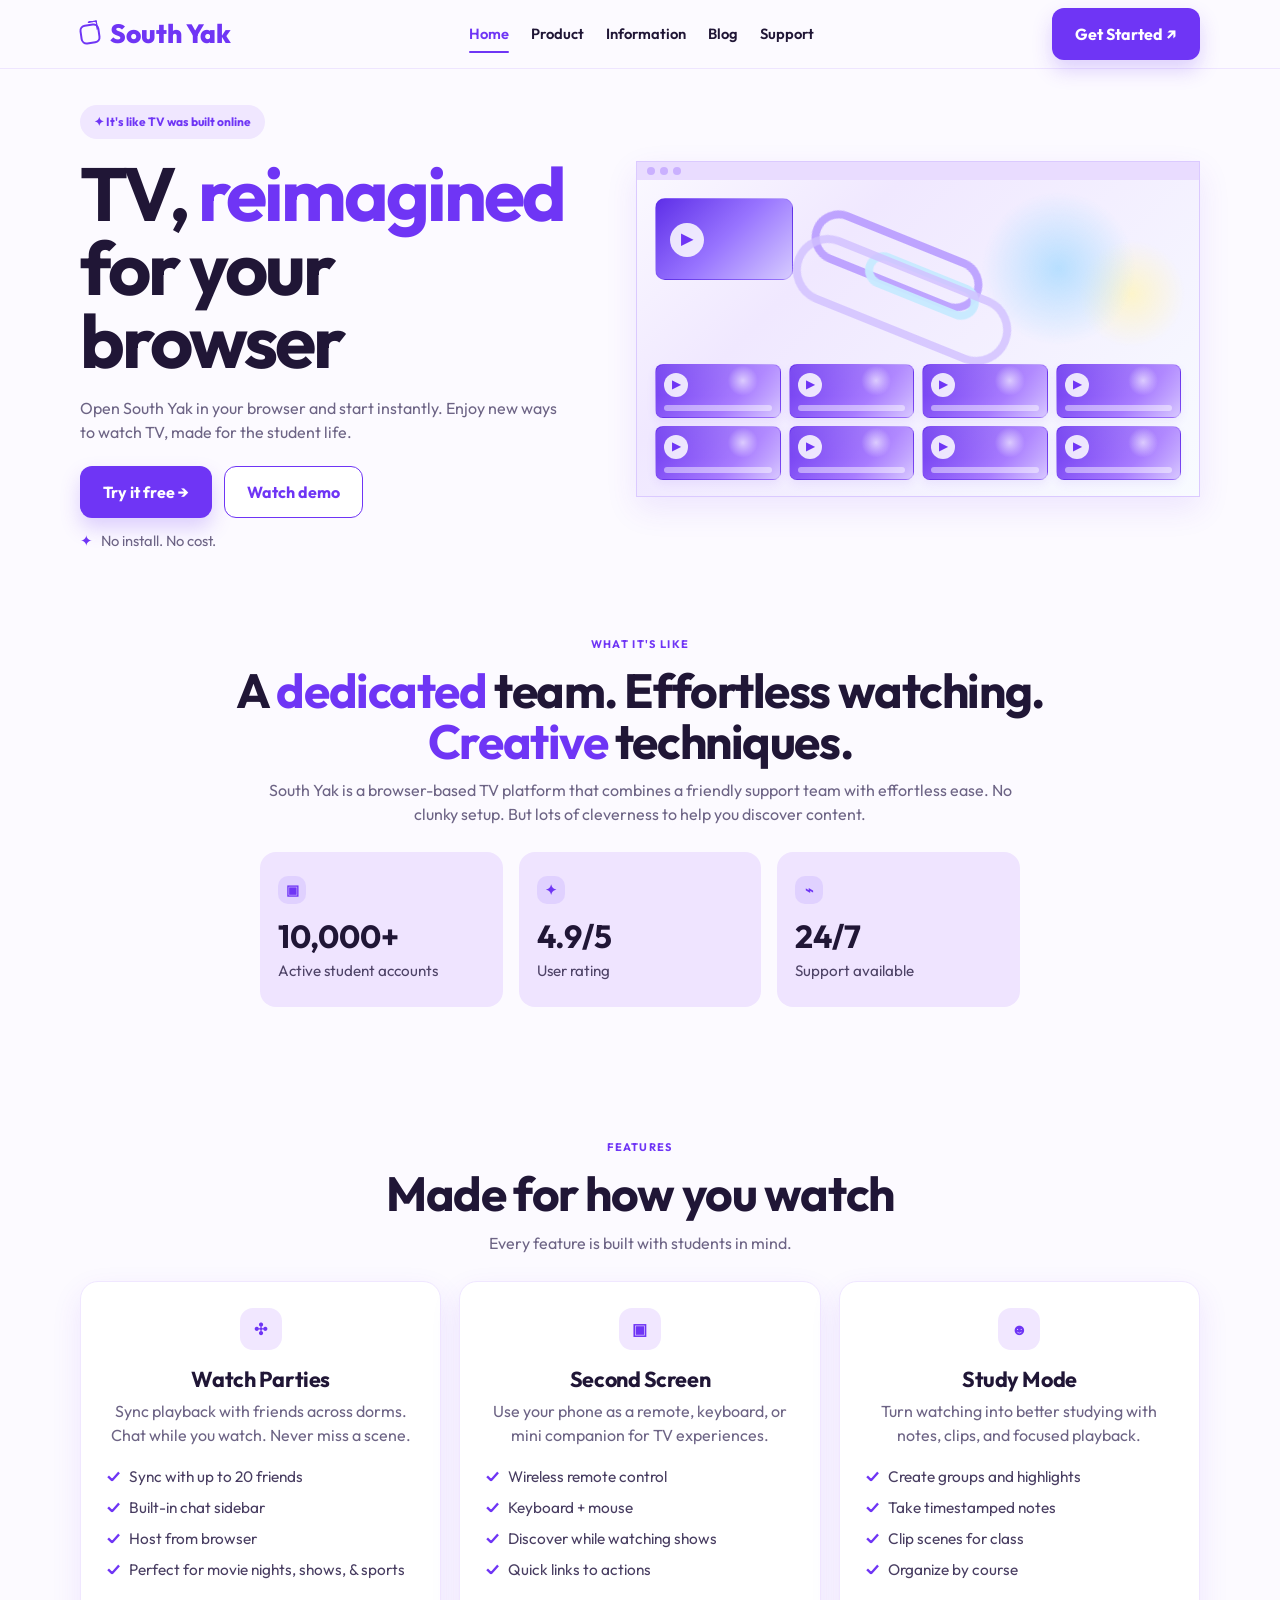
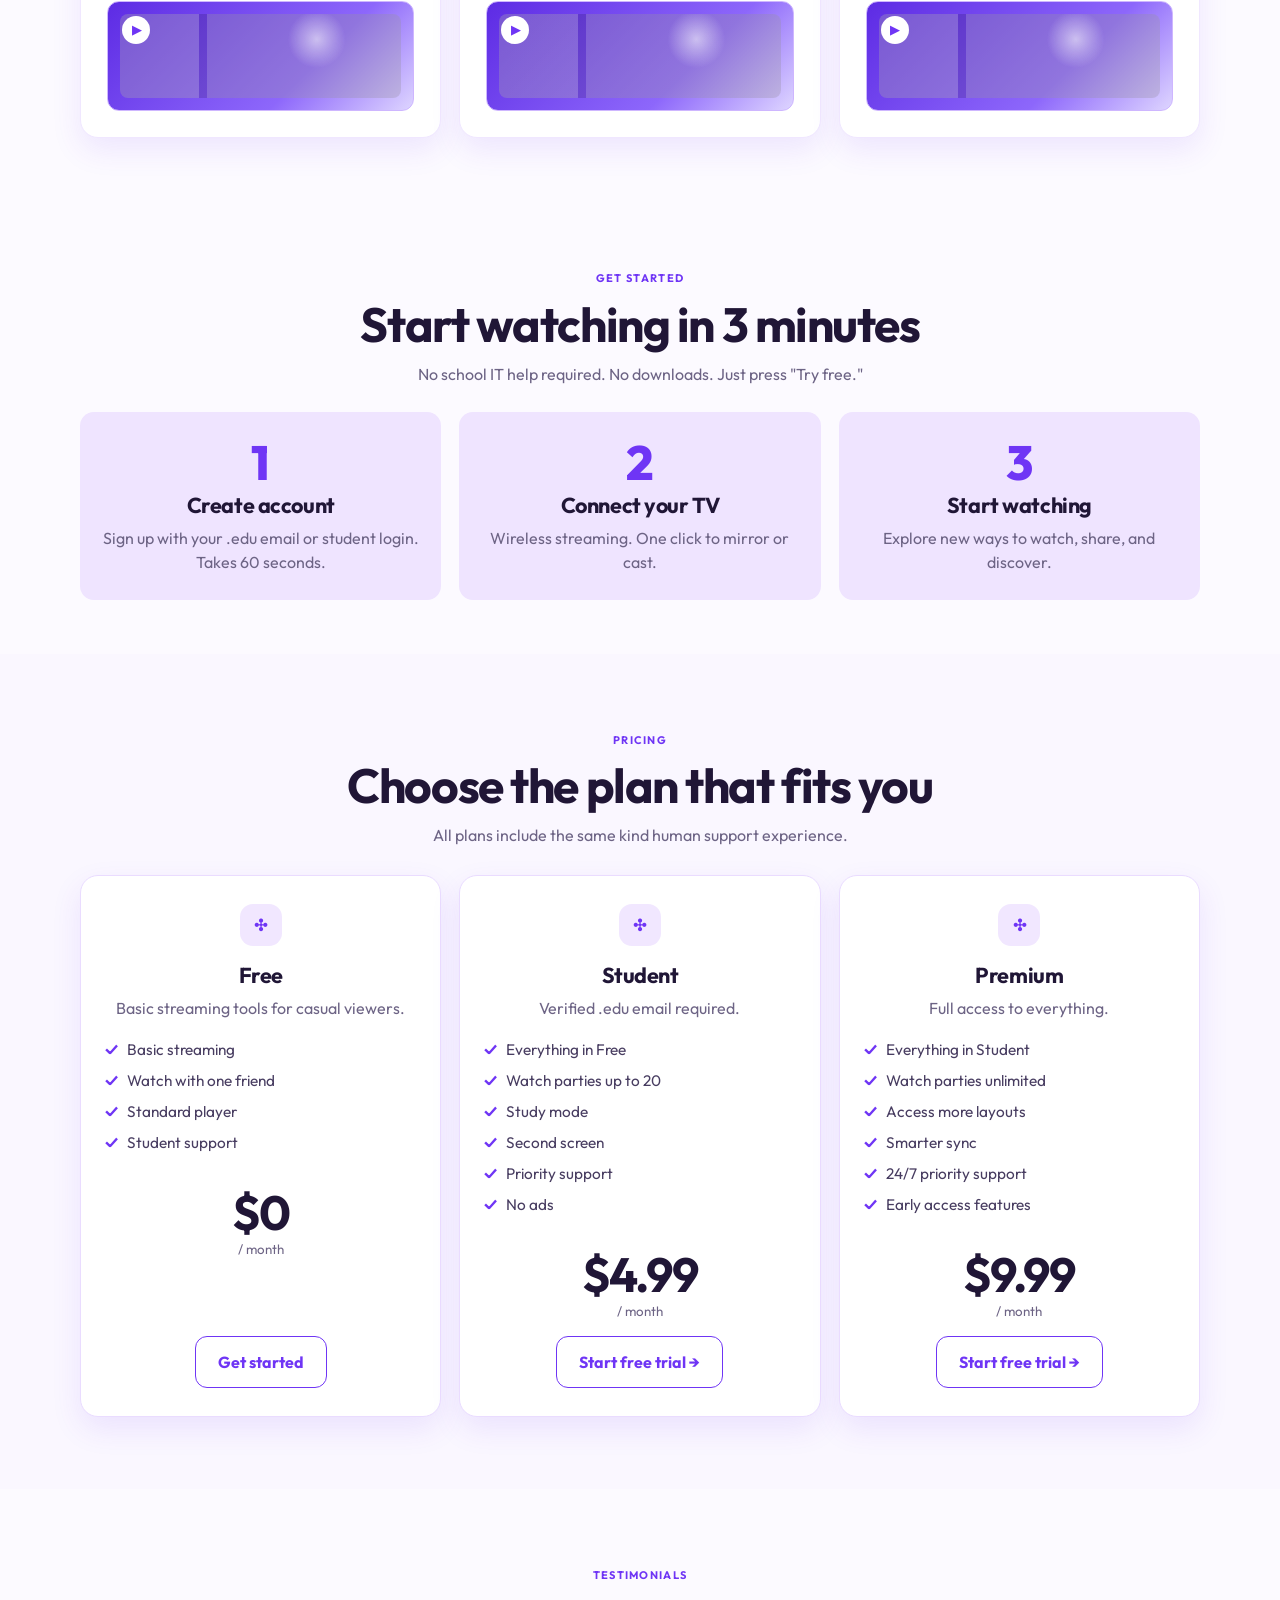
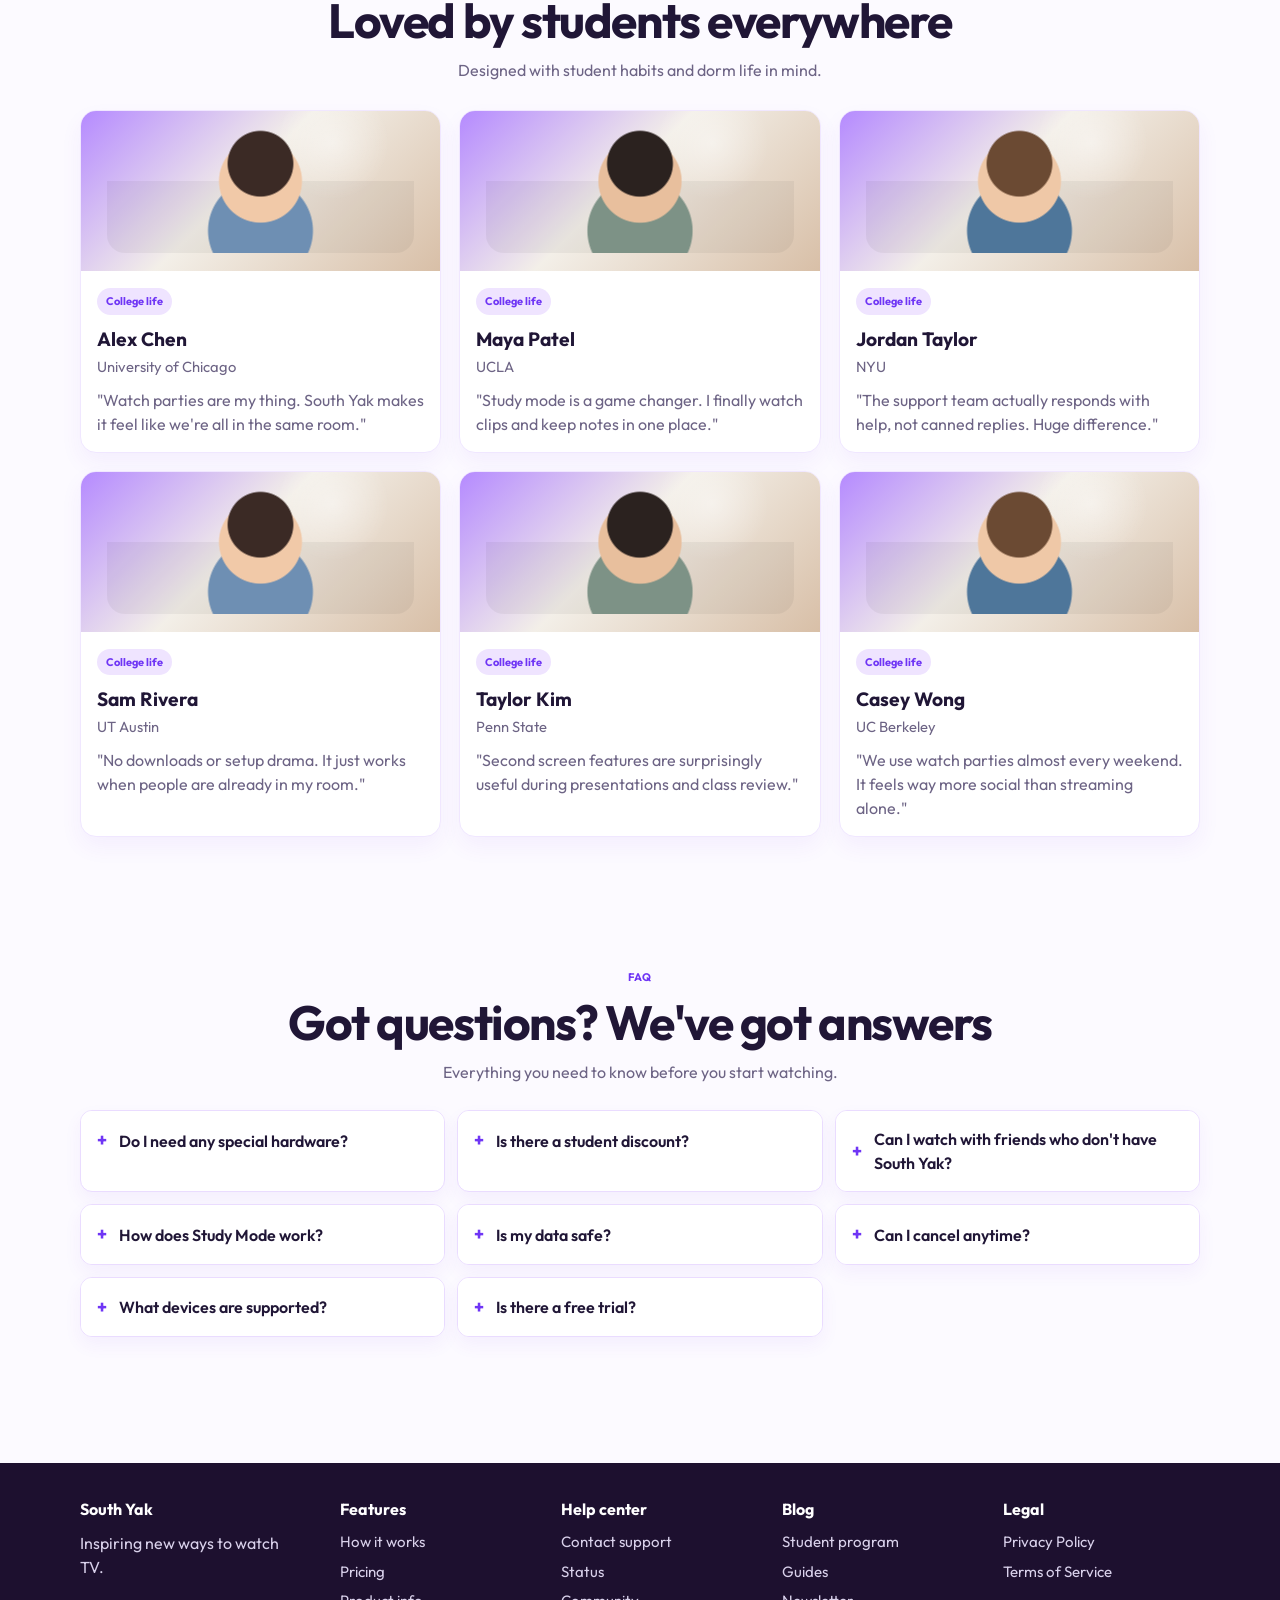
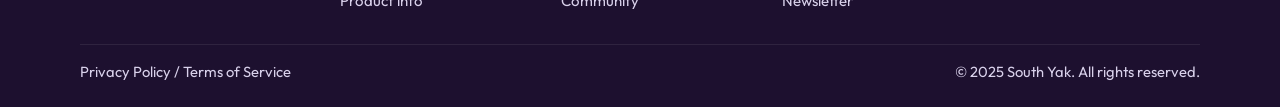
<file: index.html>
<!DOCTYPE html>
<html lang="en">
<head>
  <meta charset="UTF-8" />
  <meta name="viewport" content="width=device-width, initial-scale=1.0" />
  <title>South Yak - Home</title>
  <link rel="preconnect" href="https://fonts.googleapis.com">
  <link rel="preconnect" href="https://fonts.gstatic.com" crossorigin>
  <link href="https://fonts.googleapis.com/css2?family=Outfit:wght@300;400;500;600;700;800&display=swap" rel="stylesheet">
  <style>
    :root{
      --bg:#fcfaff;
      --bg-soft:#f6efff;
      --panel:#ffffff;
      --purple:#6f35f5;
      --purple-dark:#5420d8;
      --purple-soft:#eee3ff;
      --text:#201636;
      --muted:#6d6485;
      --border:#dbcaff;
      --shadow:0 12px 30px rgba(111,53,245,.10);
      --radius-xl:28px;
      --radius-lg:22px;
      --radius-md:14px;
      --container:1120px;
    }

    *{margin:0;padding:0;box-sizing:border-box}
    html{scroll-behavior:smooth}
    body{
      font-family:"Outfit",sans-serif;
      background:var(--bg);
      color:var(--text);
      line-height:1.5;
    }
    a{text-decoration:none;color:inherit}
    img{max-width:100%;display:block}
    .container{width:min(var(--container),calc(100% - 28px));margin:0 auto}
    .section{padding:72px 0}
    .section-sm{padding:54px 0}
    .center{text-align:center}

    .eyebrow{
      display:inline-block;
      font-size:11px;
      text-transform:uppercase;
      letter-spacing:.12em;
      color:var(--purple);
      margin-bottom:12px;
      font-weight:700;
    }

    .pill{
      display:inline-flex;
      align-items:center;
      gap:8px;
      padding:8px 14px;
      border-radius:999px;
      background:#f0e7ff;
      color:var(--purple);
      font-size:12px;
      font-weight:700;
      margin-bottom:18px;
    }

    h1{
      font-size:clamp(2.5rem, 6vw, 4.7rem);
      line-height:.98;
      letter-spacing:-.04em;
      margin-bottom:18px;
    }

    h2{
      font-size:clamp(1.9rem, 4vw, 3rem);
      line-height:1.06;
      letter-spacing:-.03em;
      margin-bottom:12px;
    }

    h3{
      font-size:1.35rem;
      line-height:1.1;
      margin-bottom:8px;
      letter-spacing:-.02em;
    }

    p{
      color:var(--muted);
      font-size:1rem;
    }

    .highlight{color:var(--purple)}

    .btn{
      display:inline-flex;
      align-items:center;
      justify-content:center;
      gap:8px;
      padding:13px 22px;
      border-radius:12px;
      border:1.5px solid transparent;
      font-family:inherit;
      font-weight:700;
      cursor:pointer;
      transition:.25s ease;
      white-space:nowrap;
    }

    .btn-primary{
      background:var(--purple);
      color:#fff;
      box-shadow:0 10px 20px rgba(111,53,245,.22);
    }

    .btn-primary:hover{
      background:var(--purple-dark);
      transform:translateY(-1px);
    }

    .btn-outline{
      background:#fff;
      color:var(--purple);
      border-color:var(--purple);
    }

    .btn-outline:hover{
      background:#faf6ff;
    }

    /* NAV */
    .nav-wrap{
      position:sticky;
      top:0;
      z-index:1000;
      background:rgba(252,250,255,.92);
      backdrop-filter:blur(10px);
      border-bottom:1px solid rgba(219,202,255,.45);
    }

    nav{
      display:flex;
      align-items:center;
      justify-content:space-between;
      height:68px;
      gap:18px;
    }

    .brand{
      display:flex;
      align-items:center;
      gap:10px;
      color:var(--purple);
      font-weight:800;
      font-size:1.65rem;
    }

    .logo{
      width:20px;height:20px;
      border:2px solid var(--purple);
      border-radius:6px;
      position:relative;
      transform:rotate(-8deg);
    }

    .logo::after{
      content:"";
      position:absolute;
      width:8px;height:8px;
      border-top:2px solid var(--purple);
      border-right:2px solid var(--purple);
      top:-5px;right:-1px;
      border-radius:2px;
    }

    .nav-links{
      display:flex;
      align-items:center;
      gap:22px;
      font-size:.92rem;
      font-weight:600;
    }

    .nav-links a:hover{color:var(--purple)}
    .nav-links a.active{color:var(--purple); position:relative;}
    .nav-links a.active::after{
      content:"";
      position:absolute;
      bottom:-8px;
      left:0;
      right:0;
      height:2px;
      background:var(--purple);
      border-radius:2px;
    }
    .menu-toggle{
      display:none;
      background:none;
      border:none;
      font-size:26px;
      color:var(--purple);
      cursor:pointer;
    }

    /* HERO */
    .hero{
      padding:36px 0 50px;
    }

    .hero-grid{
      display:grid;
      grid-template-columns:1fr 1.08fr;
      gap:34px;
      align-items:center;
    }

    .hero-copy p{
      max-width:480px;
      margin-bottom:22px;
    }

    .hero-actions{
      display:flex;
      gap:12px;
      flex-wrap:wrap;
      margin-bottom:12px;
    }

    .hero-note{
      font-size:.92rem;
      color:var(--muted);
      display:flex;
      align-items:center;
      gap:8px;
    }

    .hero-note::before{
      content:"✦";
      color:var(--purple);
    }

    .browser{
      background:#fff;
      border:1.5px solid var(--border);
      border-radius:0;
      box-shadow:var(--shadow);
      overflow:hidden;
    }

    .browser-top{
      background:#e9dcff;
      height:18px;
      display:flex;
      align-items:center;
      padding:0 10px;
      gap:5px;
    }

    .dot{
      width:8px;height:8px;border-radius:50%;
      background:#cab0ff;
    }

    .browser-body{
      aspect-ratio: 16 / 9;
      background:
        radial-gradient(circle at 75% 28%, rgba(173,220,255,.85), transparent 16%),
        radial-gradient(circle at 88% 36%, rgba(255,245,190,.8), transparent 10%),
        linear-gradient(135deg, #faf8ff 0%, #f0e8ff 30%, #f8fbff 100%);
      position:relative;
      padding:20px;
    }

    .swirl{
      position:absolute;
      border-radius:999px;
      border:8px solid rgba(163,126,255,.65);
      transform:rotate(22deg);
      filter:blur(.2px);
    }

    .swirl.s1{width:180px;height:54px;left:170px;top:54px}
    .swirl.s2{width:120px;height:36px;left:225px;top:88px;border-color:rgba(200,234,255,.95)}
    .swirl.s3{width:230px;height:70px;left:150px;top:85px;border-color:rgba(209,192,255,.8)}

    .thumb-grid{
      position:absolute;
      left:18px;
      right:18px;
      bottom:16px;
      display:grid;
      grid-template-columns:repeat(4,1fr);
      gap:8px;
    }

    .thumb{
      height:54px;
      border-radius:8px;
      overflow:hidden;
      position:relative;
      background:linear-gradient(135deg,#6a34ef,#a87cff 65%, #d8c8ff);
      border:1px solid rgba(84,32,216,.15);
      box-shadow:0 4px 10px rgba(111,53,245,.08);
    }

    .thumb::before{
      content:"";
      position:absolute;
      inset:0;
      background:
        radial-gradient(circle at 70% 30%, rgba(255,255,255,.6), transparent 16%),
        linear-gradient(180deg,rgba(255,255,255,.12),transparent 60%);
    }

    .play{
      position:absolute;
      left:8px;
      top:8px;
      width:24px;height:24px;
      border-radius:50%;
      background:rgba(255,255,255,.85);
      display:grid;
      place-items:center;
      color:var(--purple);
      font-size:11px;
      font-weight:700;
    }

    .thumb-label{
      position:absolute;
      left:8px;
      bottom:6px;
      right:8px;
      height:6px;
      border-radius:999px;
      background:rgba(255,255,255,.45);
    }

    .big-thumb{
      position:absolute;
      left:18px;
      top:18px;
      width:138px;
      height:82px;
      border-radius:10px;
      background:linear-gradient(135deg,#5e2fe8,#9874ff,#d6cbff);
      overflow:hidden;
      border:1px solid rgba(84,32,216,.15);
    }

    .big-thumb .play{
      width:34px;height:34px;
      left:14px;top:24px;
      font-size:15px;
    }

    /* intro stats */
    .intro{
      padding-top:28px;
    }

    .intro p.lead{
      max-width:760px;
      margin:0 auto 26px;
      text-align:center;
    }

    .stats{
      display:grid;
      grid-template-columns:repeat(3,1fr);
      gap:16px;
      max-width:760px;
      margin:0 auto;
    }

    .stat{
      background:#efe4ff;
      border-radius:16px;
      padding:24px 18px;
      text-align:left;
    }

    .stat .mini-icon{
      width:28px;height:28px;
      border-radius:10px;
      background:#e0d1ff;
      color:var(--purple);
      display:grid;
      place-items:center;
      margin-bottom:16px;
      font-size:14px;
      font-weight:800;
    }

    .stat strong{
      display:block;
      font-size:2rem;
      line-height:1;
      margin-bottom:6px;
    }

    .stat span{
      color:#4e4367;
      font-size:.95rem;
    }

    /* feature cards */
    .features-grid{
      display:grid;
      grid-template-columns:repeat(3,1fr);
      gap:18px;
      margin-top:26px;
    }

    .feature-card{
      background:#fff;
      border-radius:18px;
      padding:26px;
      box-shadow:var(--shadow);
      border:1.5px solid #f0e7ff;
      min-height:440px;
      display:flex;
      flex-direction:column;
    }

    .icon{
      width:42px;height:42px;
      border-radius:13px;
      display:grid;
      place-items:center;
      background:#f1e7ff;
      color:var(--purple);
      font-weight:800;
      margin:0 auto 18px;
    }

    .feature-card h3,
    .feature-card p{
      text-align:center;
    }

    .bullets{
      list-style:none;
      margin:18px 0 20px;
      display:grid;
      gap:8px;
    }

    .bullets li{
      color:#483d61;
      font-size:.96rem;
      position:relative;
      padding-left:22px;
    }

    .bullets li::before{
      content:"✓";
      position:absolute;
      left:0;
      top:0;
      color:var(--purple);
      font-weight:800;
    }

    .feature-shot{
      margin-top:auto;
      height:110px;
      border-radius:12px;
      background:
        linear-gradient(135deg,#5d2be4,#8d67fb 65%,#ded5ff),
        #fff;
      border:1.5px solid #ceb6ff;
      position:relative;
      overflow:hidden;
    }

    .feature-shot::before{
      content:"";
      position:absolute;
      inset:12px;
      border-radius:8px;
      background:
        linear-gradient(90deg, rgba(255,255,255,.22) 0 28%, transparent 28% 31%, rgba(255,255,255,.18) 31% 100%),
        radial-gradient(circle at 70% 30%, rgba(255,255,255,.55), transparent 14%),
        rgba(30,16,56,.18);
    }

    .feature-shot::after{
      content:"▶";
      position:absolute;
      width:28px;height:28px;
      border-radius:50%;
      left:14px;top:14px;
      background:#fff;
      color:var(--purple);
      display:grid;
      place-items:center;
      font-size:12px;
      font-weight:800;
    }

    /* steps */
    .steps-grid{
      display:grid;
      grid-template-columns:repeat(3,1fr);
      gap:18px;
      margin-top:26px;
    }

    .step{
      background:#efe4ff;
      border-radius:14px;
      padding:26px 20px;
      text-align:center;
    }

    .step .num{
      color:var(--purple);
      font-size:3rem;
      line-height:1;
      font-weight:800;
      margin-bottom:8px;
    }

    /* pricing */
    .pricing-wrap{
      background:#faf7ff;
    }

    .pricing-grid{
      display:grid;
      grid-template-columns:repeat(3,1fr);
      gap:18px;
      margin-top:28px;
    }

    .price-card{
      background:#fff;
      border:1.5px solid #eadcff;
      box-shadow:var(--shadow);
      border-radius:18px;
      padding:28px 24px;
      display:flex;
      flex-direction:column;
      min-height:430px;
    }

    .price-card .icon{
      margin-left:auto;
      margin-right:auto;
    }

    .price-card h3, .price-card p{
      text-align:center;
    }

    .price{
      text-align:center;
      margin:14px 0 14px;
    }

    .price strong{
      font-size:3rem;
      line-height:1;
      letter-spacing:-.04em;
    }

    .price small{
      display:block;
      color:var(--muted);
      margin-top:4px;
    }

    .price-card .btn{
      margin-top:auto;
      align-self:center;
    }

    /* testimonials */
    .testimonials-grid{
      display:grid;
      grid-template-columns:repeat(3,1fr);
      gap:18px;
      margin-top:28px;
    }

    .testimonial{
      background:#fff;
      border:1.5px solid #f0e7ff;
      border-radius:16px;
      overflow:hidden;
      box-shadow:0 10px 22px rgba(111,53,245,.06);
    }

    .avatar{
      height:160px;
      background:
        radial-gradient(circle at 70% 20%, rgba(255,255,255,.45), transparent 20%),
        linear-gradient(135deg,#b58aff,#f3efe8 45%, #d8bfa7 100%);
      position:relative;
    }

    .avatar::after{
      content:"";
      position:absolute;
      inset:18px 26px;
      border-radius:18px;
      background:
        radial-gradient(circle at 50% 28%, #3b2a25 0 18%, transparent 19%),
        radial-gradient(circle at 50% 42%, #f1c9a8 0 24%, transparent 25%),
        radial-gradient(circle at 50% 82%, #6e8fb3 0 28%, transparent 29%),
        linear-gradient(180deg, transparent 0 42%, rgba(20,20,20,.05) 42% 100%);
      background-repeat:no-repeat;
    }

    .testimonial:nth-child(2) .avatar::after,
    .testimonial:nth-child(5) .avatar::after{
      background:
        radial-gradient(circle at 50% 28%, #2b221f 0 18%, transparent 19%),
        radial-gradient(circle at 50% 42%, #e8bf9d 0 24%, transparent 25%),
        radial-gradient(circle at 50% 82%, #7d9286 0 28%, transparent 29%),
        linear-gradient(180deg, transparent 0 42%, rgba(20,20,20,.05) 42% 100%);
    }

    .testimonial:nth-child(3) .avatar::after,
    .testimonial:nth-child(6) .avatar::after{
      background:
        radial-gradient(circle at 50% 28%, #6b4a33 0 18%, transparent 19%),
        radial-gradient(circle at 50% 42%, #efc8a7 0 24%, transparent 25%),
        radial-gradient(circle at 50% 82%, #4e769a 0 28%, transparent 29%),
        linear-gradient(180deg, transparent 0 42%, rgba(20,20,20,.05) 42% 100%);
    }

    .testimonial-body{
      padding:16px;
    }

    .tag{
      display:inline-block;
      font-size:11px;
      font-weight:700;
      color:var(--purple);
      background:#efe4ff;
      padding:5px 9px;
      border-radius:999px;
      margin-bottom:10px;
    }

    .testimonial h4{
      font-size:1.2rem;
      margin-bottom:2px;
    }

    .school{
      font-size:.92rem;
      color:var(--muted);
      margin-bottom:10px;
    }

    /* FAQ */
    .faq-grid{
      display:grid;
      grid-template-columns:repeat(3,1fr);
      gap:12px;
      margin-top:26px;
    }

    .faq-item{
      background:#fff;
      border:1.5px solid #eadcff;
      border-radius:12px;
      box-shadow:0 8px 18px rgba(111,53,245,.06);
      overflow:hidden;
    }

    .faq-question{
      width:100%;
      text-align:left;
      background:#fff;
      border:none;
      padding:16px 16px;
      font:inherit;
      color:var(--text);
      display:flex;
      align-items:center;
      gap:12px;
      cursor:pointer;
      font-weight:600;
    }

    .faq-plus{
      color:var(--purple);
      font-size:1.1rem;
      font-weight:800;
    }

    .faq-answer{
      max-height:0;
      overflow:hidden;
      transition:max-height .28s ease;
      padding:0 16px;
    }

    .faq-item.open .faq-answer{
      max-height:140px;
      padding:0 16px 16px;
    }

    /* footer */
    footer{
      background:#1d102f;
      color:#fff;
      padding:34px 0 24px;
      margin-top:72px;
    }

    .footer-grid{
      display:grid;
      grid-template-columns:1.2fr repeat(4,1fr);
      gap:24px;
    }

    .footer-col h5{
      margin-bottom:10px;
      font-size:1rem;
    }

    .footer-col a{
      display:block;
      color:#d9d1eb;
      font-size:.94rem;
      margin:7px 0;
    }

    .footer-bottom{
      margin-top:24px;
      padding-top:16px;
      border-top:1px solid rgba(255,255,255,.08);
      display:flex;
      justify-content:space-between;
      flex-wrap:wrap;
      gap:12px;
      color:#d9d1eb;
      font-size:.92rem;
    }

    /* reveal */
    .reveal{
      opacity:0;
      transform:translateY(24px);
      transition:all .7s ease;
    }
    .reveal.visible{
      opacity:1;
      transform:none;
    }

    /* responsive */
    @media (max-width: 980px){
      .hero-grid,
      .features-grid,
      .steps-grid,
      .pricing-grid,
      .testimonials-grid,
      .faq-grid,
      .stats,
      .footer-grid{
        grid-template-columns:1fr;
      }

      .nav-links{
        position:absolute;
        top:68px;
        left:0;
        right:0;
        background:rgba(252,250,255,.98);
        border-bottom:1px solid rgba(219,202,255,.5);
        padding:18px;
        display:none;
        flex-direction:column;
        align-items:flex-start;
      }

      .nav-links.open{display:flex}
      .menu-toggle{display:block}
      .nav-cta{display:none}
    }

    @media (max-width: 640px){
      .section{padding:56px 0}
      nav{height:64px}
      .hero{padding-top:24px}
      .hero-actions{flex-direction:column}
      .hero-actions .btn{width:100%}
      .thumb-grid{grid-template-columns:repeat(2,1fr)}
      .big-thumb{position:relative;left:auto;top:auto;width:100%;margin-bottom:14px}
      .browser-body{padding:14px}
      .avatar{height:140px}
    }
  </style>
</head>
<body>

  <div class="nav-wrap">
    <div class="container">
      <nav>
        <a href="index.html" class="brand">
          <span class="logo"></span>
          <span>South Yak</span>
        </a>

        <button class="menu-toggle" id="menuToggle">☰</button>

        <div class="nav-links" id="navLinks">
          <a href="index.html" class="active">Home</a>
          <a href="product.html">Product</a>
          <a href="information.html">Information</a>
          <a href="blog.html">Blog</a>
          <a href="support.html">Support</a>
        </div>

        <a href="#pricing" class="btn btn-primary nav-cta">Get Started ↗</a>
      </nav>
    </div>
  </div>

  <main>
    <section class="hero">
      <div class="container hero-grid">
        <div class="hero-copy reveal">
          <span class="pill">✦ It's like TV was built online</span>
          <h1>TV, <span class="highlight">reimagined</span> for your browser</h1>
          <p>
            Open South Yak in your browser and start instantly. Enjoy new ways to watch TV,
            made for the student life.
          </p>
          <div class="hero-actions">
            <a href="#" class="btn btn-primary">Try it free →</a>
            <a href="#" class="btn btn-outline">Watch demo</a>
          </div>
          <div class="hero-note">No install. No cost.</div>
        </div>

        <div class="browser reveal">
          <div class="browser-top">
            <span class="dot"></span>
            <span class="dot"></span>
            <span class="dot"></span>
          </div>
          <div class="browser-body">
            <div class="big-thumb">
              <span class="play">▶</span>
            </div>

            <div class="swirl s1"></div>
            <div class="swirl s2"></div>
            <div class="swirl s3"></div>

            <div class="thumb-grid">
              <div class="thumb"><span class="play">▶</span><span class="thumb-label"></span></div>
              <div class="thumb"><span class="play">▶</span><span class="thumb-label"></span></div>
              <div class="thumb"><span class="play">▶</span><span class="thumb-label"></span></div>
              <div class="thumb"><span class="play">▶</span><span class="thumb-label"></span></div>
              <div class="thumb"><span class="play">▶</span><span class="thumb-label"></span></div>
              <div class="thumb"><span class="play">▶</span><span class="thumb-label"></span></div>
              <div class="thumb"><span class="play">▶</span><span class="thumb-label"></span></div>
              <div class="thumb"><span class="play">▶</span><span class="thumb-label"></span></div>
            </div>
          </div>
        </div>
      </div>
    </section>

    <section class="intro section-sm">
      <div class="container">
        <div class="center reveal">
          <span class="eyebrow">What it's like</span>
          <h2>A <span class="highlight">dedicated</span> team. Effortless watching.<br><span class="highlight">Creative</span> techniques.</h2>
          <p class="lead">
            South Yak is a browser-based TV platform that combines a friendly support team with effortless ease.
            No clunky setup. But lots of cleverness to help you discover content.
          </p>
        </div>

        <div class="stats">
          <div class="stat reveal">
            <div class="mini-icon">▣</div>
            <strong>10,000+</strong>
            <span>Active student accounts</span>
          </div>
          <div class="stat reveal">
            <div class="mini-icon">✦</div>
            <strong>4.9/5</strong>
            <span>User rating</span>
          </div>
          <div class="stat reveal">
            <div class="mini-icon">⌁</div>
            <strong>24/7</strong>
            <span>Support available</span>
          </div>
        </div>
      </div>
    </section>

    <section class="section">
      <div class="container">
        <div class="center reveal">
          <span class="eyebrow">Features</span>
          <h2>Made for how you watch</h2>
          <p>Every feature is built with students in mind.</p>
        </div>

        <div class="features-grid">
          <div class="feature-card reveal">
            <div class="icon">✣</div>
            <h3>Watch Parties</h3>
            <p>Sync playback with friends across dorms. Chat while you watch. Never miss a scene.</p>
            <ul class="bullets">
              <li>Sync with up to 20 friends</li>
              <li>Built-in chat sidebar</li>
              <li>Host from browser</li>
              <li>Perfect for movie nights, shows, & sports</li>
            </ul>
            <div class="feature-shot"></div>
          </div>

          <div class="feature-card reveal">
            <div class="icon">▣</div>
            <h3>Second Screen</h3>
            <p>Use your phone as a remote, keyboard, or mini companion for TV experiences.</p>
            <ul class="bullets">
              <li>Wireless remote control</li>
              <li>Keyboard + mouse</li>
              <li>Discover while watching shows</li>
              <li>Quick links to actions</li>
            </ul>
            <div class="feature-shot"></div>
          </div>

          <div class="feature-card reveal">
            <div class="icon">☻</div>
            <h3>Study Mode</h3>
            <p>Turn watching into better studying with notes, clips, and focused playback.</p>
            <ul class="bullets">
              <li>Create groups and highlights</li>
              <li>Take timestamped notes</li>
              <li>Clip scenes for class</li>
              <li>Organize by course</li>
            </ul>
            <div class="feature-shot"></div>
          </div>
        </div>
      </div>
    </section>

    <section class="section-sm">
      <div class="container">
        <div class="center reveal">
          <span class="eyebrow">Get started</span>
          <h2>Start watching in 3 minutes</h2>
          <p>No school IT help required. No downloads. Just press "Try free."</p>
        </div>

        <div class="steps-grid">
          <div class="step reveal">
            <div class="num">1</div>
            <h3>Create account</h3>
            <p>Sign up with your .edu email or student login. Takes 60 seconds.</p>
          </div>
          <div class="step reveal">
            <div class="num">2</div>
            <h3>Connect your TV</h3>
            <p>Wireless streaming. One click to mirror or cast.</p>
          </div>
          <div class="step reveal">
            <div class="num">3</div>
            <h3>Start watching</h3>
            <p>Explore new ways to watch, share, and discover.</p>
          </div>
        </div>
      </div>
    </section>

    <section class="section pricing-wrap">
      <div class="container">
        <div class="center reveal">
          <span class="eyebrow">Pricing</span>
          <h2>Choose the plan that fits you</h2>
          <p>All plans include the same kind human support experience.</p>
        </div>

        <div class="pricing-grid">
          <div class="price-card reveal">
            <div class="icon">✣</div>
            <h3>Free</h3>
            <p>Basic streaming tools for casual viewers.</p>
            <ul class="bullets">
              <li>Basic streaming</li>
              <li>Watch with one friend</li>
              <li>Standard player</li>
              <li>Student support</li>
            </ul>
            <div class="price">
              <strong>$0</strong>
              <small>/ month</small>
            </div>
            <a href="#" class="btn btn-outline">Get started</a>
          </div>

          <div class="price-card reveal">
            <div class="icon">✣</div>
            <h3>Student</h3>
            <p>Verified .edu email required.</p>
            <ul class="bullets">
              <li>Everything in Free</li>
              <li>Watch parties up to 20</li>
              <li>Study mode</li>
              <li>Second screen</li>
              <li>Priority support</li>
              <li>No ads</li>
            </ul>
            <div class="price">
              <strong>$4.99</strong>
              <small>/ month</small>
            </div>
            <a href="#" class="btn btn-outline">Start free trial →</a>
          </div>

          <div class="price-card reveal">
            <div class="icon">✣</div>
            <h3>Premium</h3>
            <p>Full access to everything.</p>
            <ul class="bullets">
              <li>Everything in Student</li>
              <li>Watch parties unlimited</li>
              <li>Access more layouts</li>
              <li>Smarter sync</li>
              <li>24/7 priority support</li>
              <li>Early access features</li>
            </ul>
            <div class="price">
              <strong>$9.99</strong>
              <small>/ month</small>
            </div>
            <a href="#" class="btn btn-outline">Start free trial →</a>
          </div>
        </div>
      </div>
    </section>

    <section class="section">
      <div class="container">
        <div class="center reveal">
          <span class="eyebrow">Testimonials</span>
          <h2>Loved by students everywhere</h2>
          <p>Designed with student habits and dorm life in mind.</p>
        </div>

        <div class="testimonials-grid">
          <div class="testimonial reveal">
            <div class="avatar"></div>
            <div class="testimonial-body">
              <span class="tag">College life</span>
              <h4>Alex Chen</h4>
              <div class="school">University of Chicago</div>
              <p>"Watch parties are my thing. South Yak makes it feel like we're all in the same room."</p>
            </div>
          </div>

          <div class="testimonial reveal">
            <div class="avatar"></div>
            <div class="testimonial-body">
              <span class="tag">College life</span>
              <h4>Maya Patel</h4>
              <div class="school">UCLA</div>
              <p>"Study mode is a game changer. I finally watch clips and keep notes in one place."</p>
            </div>
          </div>

          <div class="testimonial reveal">
            <div class="avatar"></div>
            <div class="testimonial-body">
              <span class="tag">College life</span>
              <h4>Jordan Taylor</h4>
              <div class="school">NYU</div>
              <p>"The support team actually responds with help, not canned replies. Huge difference."</p>
            </div>
          </div>

          <div class="testimonial reveal">
            <div class="avatar"></div>
            <div class="testimonial-body">
              <span class="tag">College life</span>
              <h4>Sam Rivera</h4>
              <div class="school">UT Austin</div>
              <p>"No downloads or setup drama. It just works when people are already in my room."</p>
            </div>
          </div>

          <div class="testimonial reveal">
            <div class="avatar"></div>
            <div class="testimonial-body">
              <span class="tag">College life</span>
              <h4>Taylor Kim</h4>
              <div class="school">Penn State</div>
              <p>"Second screen features are surprisingly useful during presentations and class review."</p>
            </div>
          </div>

          <div class="testimonial reveal">
            <div class="avatar"></div>
            <div class="testimonial-body">
              <span class="tag">College life</span>
              <h4>Casey Wong</h4>
              <div class="school">UC Berkeley</div>
              <p>"We use watch parties almost every weekend. It feels way more social than streaming alone."</p>
            </div>
          </div>
        </div>
      </div>
    </section>

    <section class="section-sm">
      <div class="container">
        <div class="center reveal">
          <span class="eyebrow">FAQ</span>
          <h2>Got questions? We've got answers</h2>
          <p>Everything you need to know before you start watching.</p>
        </div>

        <div class="faq-grid">
          <div class="faq-item reveal">
            <button class="faq-question">
              <span class="faq-plus">+</span>
              <span>Do I need any special hardware?</span>
            </button>
            <div class="faq-answer">
              <p>Nope. South Yak works right in your browser and supports most modern TVs or casting devices.</p>
            </div>
          </div>

          <div class="faq-item reveal">
            <button class="faq-question">
              <span class="faq-plus">+</span>
              <span>Is there a student discount?</span>
            </button>
            <div class="faq-answer">
              <p>Yes — our Student plan is discounted for verified .edu users.</p>
            </div>
          </div>

          <div class="faq-item reveal">
            <button class="faq-question">
              <span class="faq-plus">+</span>
              <span>Can I watch with friends who don't have South Yak?</span>
            </button>
            <div class="faq-answer">
              <p>Yes. Hosts can invite friends to join selected sessions depending on the plan.</p>
            </div>
          </div>

          <div class="faq-item reveal">
            <button class="faq-question">
              <span class="faq-plus">+</span>
              <span>How does Study Mode work?</span>
            </button>
            <div class="faq-answer">
              <p>It lets you take notes, save clips, and organize viewing by topic or course.</p>
            </div>
          </div>

          <div class="faq-item reveal">
            <button class="faq-question">
              <span class="faq-plus">+</span>
              <span>Is my data safe?</span>
            </button>
            <div class="faq-answer">
              <p>Yes. We use secure authentication and keep data collection minimal.</p>
            </div>
          </div>

          <div class="faq-item reveal">
            <button class="faq-question">
              <span class="faq-plus">+</span>
              <span>Can I cancel anytime?</span>
            </button>
            <div class="faq-answer">
              <p>Absolutely. There are no contracts, and you can cancel from your account dashboard.</p>
            </div>
          </div>

          <div class="faq-item reveal">
            <button class="faq-question">
              <span class="faq-plus">+</span>
              <span>What devices are supported?</span>
            </button>
            <div class="faq-answer">
              <p>Chrome, Safari, Firefox, Edge, phones, tablets, laptops, and most smart TVs.</p>
            </div>
          </div>

          <div class="faq-item reveal">
            <button class="faq-question">
              <span class="faq-plus">+</span>
              <span>Is there a free trial?</span>
            </button>
            <div class="faq-answer">
              <p>Yes — paid plans can include a free trial depending on promotions.</p>
            </div>
          </div>
        </div>
      </div>
    </section>
  </main>

  <footer>
    <div class="container">
      <div class="footer-grid">
        <div class="footer-col">
          <h5>South Yak</h5>
          <p style="color:#d9d1eb;max-width:220px;">Inspiring new ways to watch TV.</p>
        </div>

        <div class="footer-col">
          <h5>Features</h5>
          <a href="product.html">How it works</a>
          <a href="product.html#pricing">Pricing</a>
          <a href="product.html">Product info</a>
        </div>

        <div class="footer-col">
          <h5>Help center</h5>
          <a href="support.html">Contact support</a>
          <a href="#">Status</a>
          <a href="#">Community</a>
        </div>

        <div class="footer-col">
          <h5>Blog</h5>
          <a href="blog.html">Student program</a>
          <a href="blog.html">Guides</a>
          <a href="#">Newsletter</a>
        </div>

        <div class="footer-col">
          <h5>Legal</h5>
          <a href="#">Privacy Policy</a>
          <a href="#">Terms of Service</a>
        </div>
      </div>

      <div class="footer-bottom">
        <div>Privacy Policy / Terms of Service</div>
        <div>© 2025 South Yak. All rights reserved.</div>
      </div>
    </div>
  </footer>

  <script>
    const menuToggle = document.getElementById("menuToggle");
    const navLinks = document.getElementById("navLinks");

    menuToggle.addEventListener("click", () => {
      navLinks.classList.toggle("open");
    });

    document.querySelectorAll(".nav-links a").forEach(link => {
      link.addEventListener("click", () => navLinks.classList.remove("open"));
    });

    const reveals = document.querySelectorAll(".reveal");
    const observer = new IntersectionObserver((entries) => {
      entries.forEach(entry => {
        if (entry.isIntersecting) {
          entry.target.classList.add("visible");
        }
      });
    }, { threshold: 0.12 });

    reveals.forEach(el => observer.observe(el));

    document.querySelectorAll(".faq-item").forEach(item => {
      const btn = item.querySelector(".faq-question");
      btn.addEventListener("click", () => {
        item.classList.toggle("open");
      });
    });
  </script>
</body>
</html>
</file>
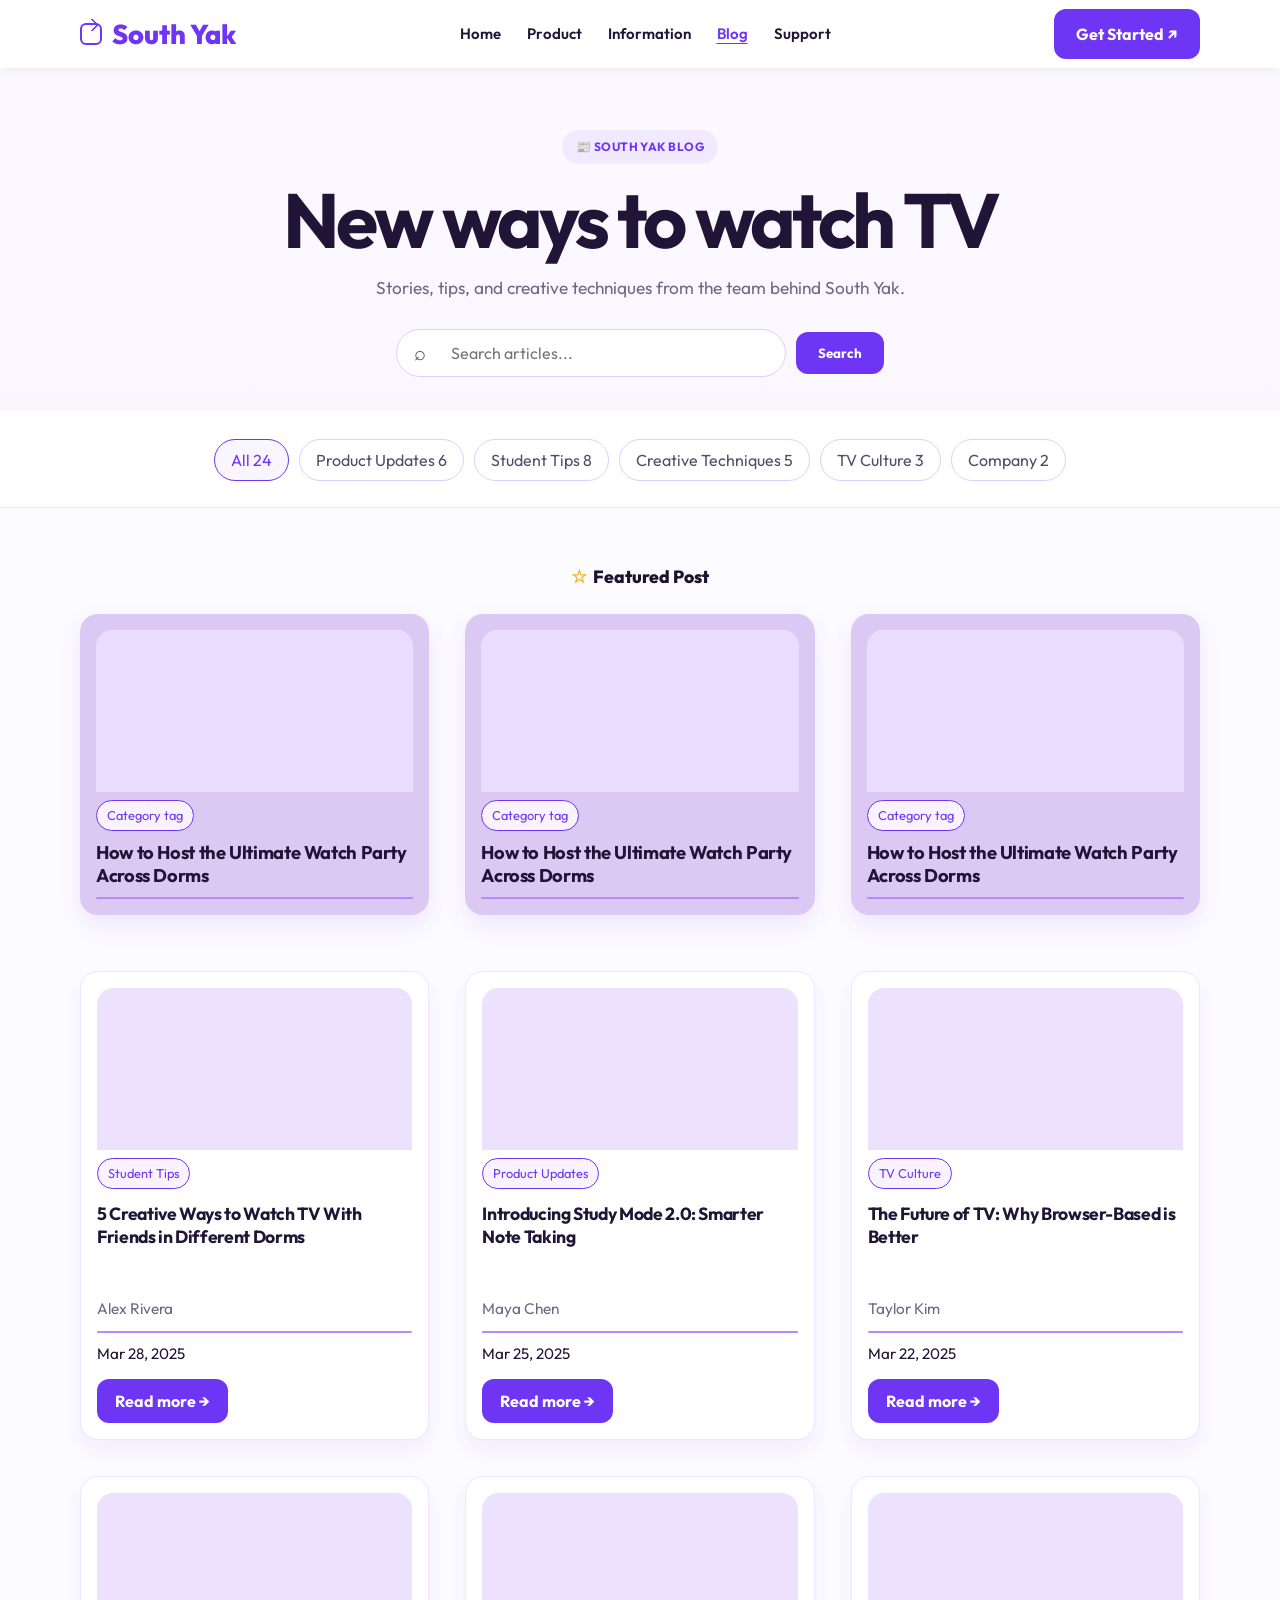
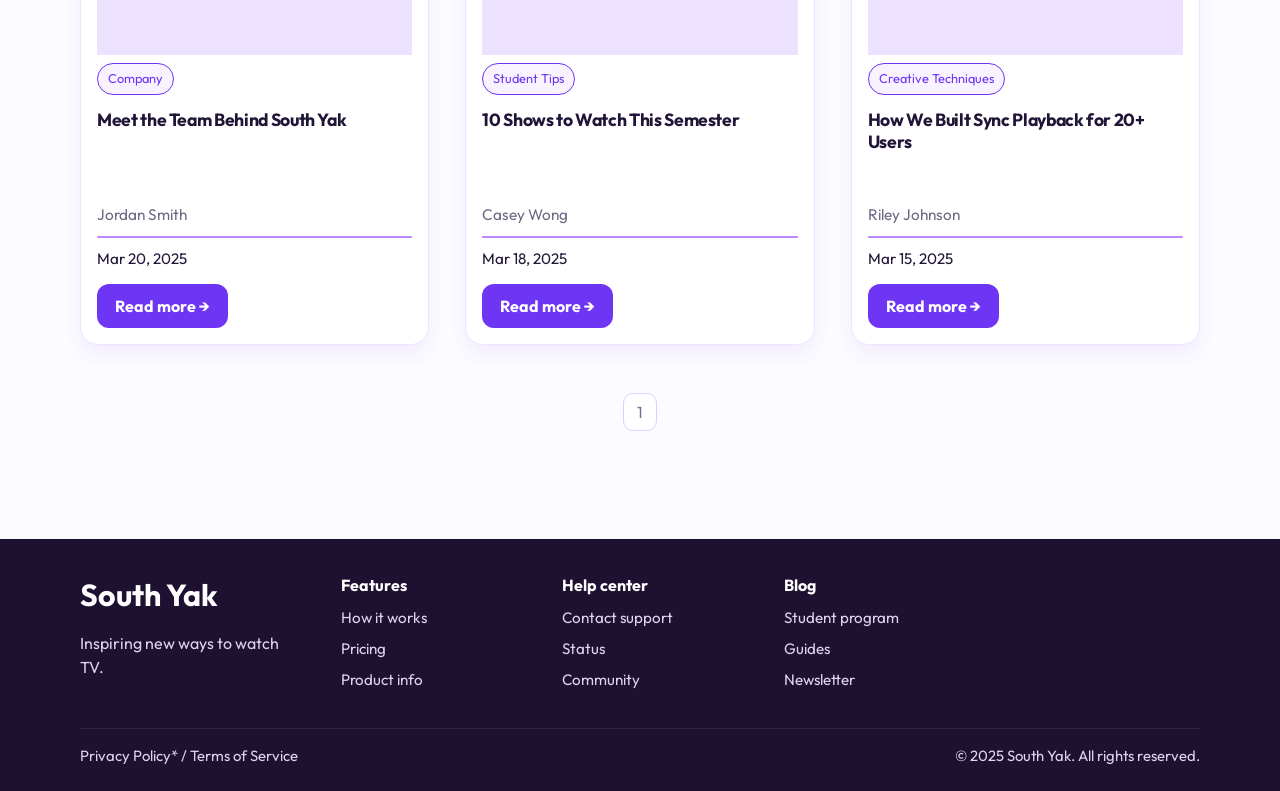
<file: bloga.html>
<!DOCTYPE html>
<html lang="en">
<head>
  <meta charset="UTF-8" />
  <meta name="viewport" content="width=device-width, initial-scale=1.0" />
  <title>South Yak Blog</title>
  <link rel="preconnect" href="https://fonts.googleapis.com">
  <link rel="preconnect" href="https://fonts.gstatic.com" crossorigin>
  <link href="https://fonts.googleapis.com/css2?family=Outfit:wght@300;400;500;600;700;800&display=swap" rel="stylesheet">
  <style>
    :root{
      --bg:#fcfbff;
      --bg-soft:#faf6ff;
      --purple:#6f35f5;
      --purple-dark:#5a22e4;
      --purple-soft:#efe3ff;
      --purple-card:#e6d7ff;
      --text:#201536;
      --muted:#6f6785;
      --border:#decfff;
      --footer:#1e1031;
      --white:#fff;
      --container:1120px;
      --radius-xl:28px;
      --radius-lg:22px;
      --radius-md:14px;
      --shadow:0 10px 24px rgba(111,53,245,.10);
    }

    *{
      margin:0;
      padding:0;
      box-sizing:border-box;
    }

    html{
      scroll-behavior:smooth;
    }

    body{
      font-family:"Outfit",sans-serif;
      background:var(--bg);
      color:var(--text);
      line-height:1.5;
    }

    a{
      text-decoration:none;
      color:inherit;
    }

    img{
      max-width:100%;
      display:block;
    }

    .container{
      width:min(var(--container), calc(100% - 32px));
      margin:0 auto;
    }

    .section{
      padding:56px 0;
    }

    .center{
      text-align:center;
    }

    .pill{
      display:inline-flex;
      align-items:center;
      gap:8px;
      padding:8px 14px;
      border-radius:999px;
      font-size:12px;
      font-weight:700;
      background:#f1e9ff;
      color:var(--purple);
      text-transform:uppercase;
      letter-spacing:.04em;
    }

    h1{
      font-size:clamp(2.7rem, 6vw, 4.9rem);
      line-height:1;
      letter-spacing:-.05em;
      margin:18px 0 16px;
    }

    h2{
      font-size:clamp(1.8rem, 4vw, 2.6rem);
      line-height:1.08;
      letter-spacing:-.03em;
    }

    p{
      color:var(--muted);
      font-size:1rem;
    }

    .btn{
      display:inline-flex;
      align-items:center;
      justify-content:center;
      border:none;
      border-radius:12px;
      padding:13px 22px;
      font-family:inherit;
      font-weight:700;
      cursor:pointer;
      transition:.25s ease;
    }

    .btn-primary{
      background:var(--purple);
      color:#fff;
    }

    .btn-primary:hover{
      background:var(--purple-dark);
      transform:translateY(-1px);
    }

    .btn-outline{
      background:#fff;
      border:1.5px solid var(--purple);
      color:var(--purple);
    }

    /* NAV */
    .nav-wrap{
      position:sticky;
      top:0;
      z-index:1000;
      background:rgba(255,255,255,.94);
      backdrop-filter:blur(10px);
      box-shadow:0 2px 10px rgba(0,0,0,.06);
    }

    nav{
      height:68px;
      display:flex;
      align-items:center;
      justify-content:space-between;
      gap:20px;
    }

    .brand{
      display:flex;
      align-items:center;
      gap:10px;
      color:var(--purple);
      font-weight:800;
      font-size:1.7rem;
    }

    .logo{
      width:22px;
      height:22px;
      border:2px solid var(--purple);
      border-radius:6px;
      position:relative;
    }

    .logo::after{
      content:"";
      position:absolute;
      width:8px;
      height:8px;
      border-top:2px solid var(--purple);
      border-right:2px solid var(--purple);
      top:-5px;
      left:5px;
      transform:rotate(45deg);
      border-radius:2px;
    }

    .nav-links{
      display:flex;
      align-items:center;
      gap:26px;
      font-size:.94rem;
      font-weight:600;
    }

    .nav-links a.active,
    .nav-links a:hover{
      color:var(--purple);
      text-decoration:underline;
      text-underline-offset:4px;
    }

    .menu-toggle{
      display:none;
      background:none;
      border:none;
      font-size:28px;
      color:var(--purple);
      cursor:pointer;
    }

    /* HERO */
    .hero{
      background:linear-gradient(180deg,#fbf8ff 0%, #faf7ff 100%);
      padding:38px 0 24px;
    }

    .hero-inner{
      text-align:center;
      max-width:760px;
      margin:0 auto;
      padding:24px 0 10px;
    }

    .hero-inner p{
      font-size:1.08rem;
      margin-bottom:28px;
    }

    .search-row{
      display:flex;
      align-items:center;
      justify-content:center;
      gap:10px;
      flex-wrap:wrap;
    }

    .search-wrap{
      flex:1;
      min-width:280px;
      max-width:390px;
      position:relative;
    }

    .search-wrap input{
      width:100%;
      height:48px;
      border-radius:999px;
      border:1.5px solid var(--border);
      padding:0 18px 0 54px;
      font:inherit;
      outline:none;
      color:var(--text);
      background:#fff;
    }

    .search-wrap input:focus{
      border-color:var(--purple);
      box-shadow:0 0 0 4px rgba(111,53,245,.08);
    }

    .search-icon{
      position:absolute;
      left:18px;
      top:50%;
      transform:translateY(-50%);
      color:#4c4066;
      font-size:20px;
    }

    /* FILTERS */
    .filters{
      padding:28px 0 26px;
      border-bottom:1px solid #f0e7ff;
      background:#fff;
    }

    .filter-row{
      display:flex;
      gap:10px;
      flex-wrap:wrap;
      justify-content:center;
    }

    .filter-btn{
      background:#fff;
      color:#544a6d;
      border:1px solid var(--border);
      border-radius:999px;
      padding:10px 16px;
      font-family:inherit;
      font-size:1rem;
      cursor:pointer;
      transition:.2s ease;
    }

    .filter-btn:hover,
    .filter-btn.active{
      color:var(--purple);
      border-color:var(--purple);
      background:#faf6ff;
    }

    /* Featured */
    .featured-title{
      text-align:center;
      margin-bottom:24px;
      font-weight:800;
      font-size:1.1rem;
      color:#1c132f;
    }

    .featured-title span{
      color:#f0b429;
      margin-right:6px;
    }

    .featured-grid{
      display:grid;
      grid-template-columns:repeat(3,1fr);
      gap:36px;
    }

    .featured-card{
      background:#dbc9f4;
      border-radius:18px;
      padding:16px;
      box-shadow:var(--shadow);
      transition:.25s ease;
    }

    .featured-card:hover{
      transform:translateY(-4px);
    }

    .featured-image{
      height:162px;
      border-radius:16px 16px 0 0;
      background:#e8ddff;
      margin-bottom:8px;
    }

    .tag{
      display:inline-block;
      padding:5px 10px;
      border:1px solid var(--purple);
      color:var(--purple);
      border-radius:999px;
      font-size:.8rem;
      margin-bottom:10px;
      background:#f8f3ff;
    }

    .featured-card h3{
      font-size:1.15rem;
      line-height:1.25;
      letter-spacing:-.02em;
      margin-bottom:10px;
    }

    .line{
      height:2px;
      background:#b987ff;
      border-radius:999px;
      width:100%;
      margin-top:10px;
    }

    /* POSTS */
    .posts-grid{
      display:grid;
      grid-template-columns:repeat(3,1fr);
      gap:36px;
    }

    .post-card{
      background:#fff;
      border:1px solid #eee5ff;
      border-radius:18px;
      padding:16px;
      box-shadow:0 10px 18px rgba(111,53,245,.07);
      transition:.25s ease;
    }

    .post-card:hover{
      transform:translateY(-4px);
      box-shadow:0 16px 26px rgba(111,53,245,.11);
    }

    .post-image{
      height:162px;
      border-radius:16px 16px 0 0;
      background:#ece2ff;
      margin-bottom:8px;
    }

    .post-card h3{
      font-size:1.1rem;
      line-height:1.28;
      letter-spacing:-.02em;
      margin:4px 0 10px;
      min-height:84px;
    }

    .author{
      font-size:.96rem;
      color:var(--muted);
      margin-bottom:8px;
    }

    .date{
      font-size:.95rem;
      margin:10px 0 14px;
      color:#211637;
    }

    .post-card .btn{
      padding:10px 18px;
      border-radius:12px;
    }

    .pagination{
      display:flex;
      justify-content:center;
      margin-top:48px;
    }

    .page-btn{
      width:34px;
      height:38px;
      display:grid;
      place-items:center;
      border:1px solid var(--border);
      border-radius:10px;
      color:#7a6a9f;
      background:#fff;
    }

    /* FOOTER */
    footer{
      margin-top:52px;
      background:var(--footer);
      color:#fff;
      padding:34px 0 24px;
    }

    .footer-grid{
      display:grid;
      grid-template-columns:1.2fr repeat(4,1fr);
      gap:28px;
    }

    .footer-brand h3{
      font-size:1.9rem;
      margin-bottom:12px;
    }

    .footer-brand p{
      color:#ddd4ef;
      max-width:220px;
    }

    .footer-col h4{
      font-size:1rem;
      margin-bottom:10px;
    }

    .footer-col a{
      display:block;
      color:#ddd4ef;
      margin:8px 0;
      font-size:.95rem;
    }

    .footer-bottom{
      margin-top:28px;
      padding-top:16px;
      border-top:1px solid rgba(255,255,255,.08);
      display:flex;
      justify-content:space-between;
      flex-wrap:wrap;
      gap:16px;
      color:#ddd4ef;
      font-size:.93rem;
    }

    /* reveal */
    .reveal{
      opacity:0;
      transform:translateY(20px);
      transition:all .7s ease;
    }

    .reveal.visible{
      opacity:1;
      transform:none;
    }

    /* responsive */
    @media (max-width: 980px){
      .featured-grid,
      .posts-grid,
      .footer-grid{
        grid-template-columns:1fr 1fr;
      }

      .nav-links{
        display:none;
        position:absolute;
        top:68px;
        left:0;
        right:0;
        background:#fff;
        border-bottom:1px solid #eee;
        padding:18px;
        flex-direction:column;
        align-items:flex-start;
      }

      .nav-links.open{
        display:flex;
      }

      .menu-toggle{
        display:block;
      }

      .nav-cta{
        display:none;
      }
    }

    @media (max-width: 680px){
      .featured-grid,
      .posts-grid,
      .footer-grid{
        grid-template-columns:1fr;
      }

      .hero{
        padding-top:24px;
      }

      .search-row{
        flex-direction:column;
      }

      .search-wrap{
        max-width:100%;
        width:100%;
      }

      .search-row .btn{
        width:100%;
        max-width:390px;
      }

      .post-card h3{
        min-height:auto;
      }
    }
  </style>
</head>
<body>

  <div class="nav-wrap">
    <div class="container">
      <nav>
        <a href="#" class="brand">
          <span class="logo"></span>
          <span>South Yak</span>
        </a>

        <button class="menu-toggle" id="menuToggle">☰</button>

        <div class="nav-links" id="navLinks">
          <a href="#">Home</a>
          <a href="#">Product</a>
          <a href="#">Information</a>
          <a href="#" class="active">Blog</a>
          <a href="#">Support</a>
        </div>

        <a href="#" class="btn btn-primary nav-cta">Get Started ↗</a>
      </nav>
    </div>
  </div>

  <section class="hero">
    <div class="container">
      <div class="hero-inner reveal">
        <span class="pill">📰 South Yak Blog</span>
        <h1>New ways to watch TV</h1>
        <p>Stories, tips, and creative techniques from the team behind South Yak.</p>

        <div class="search-row">
          <div class="search-wrap">
            <span class="search-icon">⌕</span>
            <input type="text" id="searchInput" placeholder="Search articles..." />
          </div>
          <button class="btn btn-primary" id="searchBtn">Search</button>
        </div>
      </div>
    </div>
  </section>

  <section class="filters">
    <div class="container">
      <div class="filter-row reveal">
        <button class="filter-btn active" data-category="all">All 24</button>
        <button class="filter-btn" data-category="Product Updates">Product Updates 6</button>
        <button class="filter-btn" data-category="Student Tips">Student Tips 8</button>
        <button class="filter-btn" data-category="Creative Techniques">Creative Techniques 5</button>
        <button class="filter-btn" data-category="TV Culture">TV Culture 3</button>
        <button class="filter-btn" data-category="Company">Company 2</button>
      </div>
    </div>
  </section>

  <section class="section">
    <div class="container">
      <div class="featured-title reveal"><span>☆</span>Featured Post</div>

      <div class="featured-grid">
        <article class="featured-card reveal" data-category="Student Tips" data-title="How to Host the Ultimate Watch Party Across Dorms">
          <div class="featured-image"></div>
          <span class="tag">Category tag</span>
          <h3>How to Host the Ultimate Watch Party Across Dorms</h3>
          <div class="line"></div>
        </article>

        <article class="featured-card reveal" data-category="Creative Techniques" data-title="How to Host the Ultimate Watch Party Across Dorms">
          <div class="featured-image"></div>
          <span class="tag">Category tag</span>
          <h3>How to Host the Ultimate Watch Party Across Dorms</h3>
          <div class="line"></div>
        </article>

        <article class="featured-card reveal" data-category="TV Culture" data-title="How to Host the Ultimate Watch Party Across Dorms">
          <div class="featured-image"></div>
          <span class="tag">Category tag</span>
          <h3>How to Host the Ultimate Watch Party Across Dorms</h3>
          <div class="line"></div>
        </article>
      </div>
    </div>
  </section>

  <section class="section" style="padding-top:0;">
    <div class="container">
      <div class="posts-grid" id="postsGrid">
        <article class="post-card reveal post-item" data-category="Student Tips" data-title="5 Creative Ways to Watch TV With Friends in Different Dorms">
          <div class="post-image"></div>
          <span class="tag">Student Tips</span>
          <h3>5 Creative Ways to Watch TV With Friends in Different Dorms</h3>
          <div class="author">Alex Rivera</div>
          <div class="line"></div>
          <div class="date">Mar 28, 2025</div>
          <a href="#" class="btn btn-primary">Read more →</a>
        </article>

        <article class="post-card reveal post-item" data-category="Product Updates" data-title="Introducing Study Mode 2.0: Smarter Note Taking">
          <div class="post-image"></div>
          <span class="tag">Product Updates</span>
          <h3>Introducing Study Mode 2.0: Smarter Note Taking</h3>
          <div class="author">Maya Chen</div>
          <div class="line"></div>
          <div class="date">Mar 25, 2025</div>
          <a href="#" class="btn btn-primary">Read more →</a>
        </article>

        <article class="post-card reveal post-item" data-category="TV Culture" data-title="The Future of TV: Why Browser-Based is Better">
          <div class="post-image"></div>
          <span class="tag">TV Culture</span>
          <h3>The Future of TV: Why Browser-Based is Better</h3>
          <div class="author">Taylor Kim</div>
          <div class="line"></div>
          <div class="date">Mar 22, 2025</div>
          <a href="#" class="btn btn-primary">Read more →</a>
        </article>

        <article class="post-card reveal post-item" data-category="Company" data-title="Meet the Team Behind South Yak">
          <div class="post-image"></div>
          <span class="tag">Company</span>
          <h3>Meet the Team Behind South Yak</h3>
          <div class="author">Jordan Smith</div>
          <div class="line"></div>
          <div class="date">Mar 20, 2025</div>
          <a href="#" class="btn btn-primary">Read more →</a>
        </article>

        <article class="post-card reveal post-item" data-category="Student Tips" data-title="10 Shows to Watch This Semester">
          <div class="post-image"></div>
          <span class="tag">Student Tips</span>
          <h3>10 Shows to Watch This Semester</h3>
          <div class="author">Casey Wong</div>
          <div class="line"></div>
          <div class="date">Mar 18, 2025</div>
          <a href="#" class="btn btn-primary">Read more →</a>
        </article>

        <article class="post-card reveal post-item" data-category="Creative Techniques" data-title="How We Built Sync Playback for 20+ Users">
          <div class="post-image"></div>
          <span class="tag">Creative Techniques</span>
          <h3>How We Built Sync Playback for 20+ Users</h3>
          <div class="author">Riley Johnson</div>
          <div class="line"></div>
          <div class="date">Mar 15, 2025</div>
          <a href="#" class="btn btn-primary">Read more →</a>
        </article>
      </div>

      <div class="pagination reveal">
        <div class="page-btn">1</div>
      </div>
    </div>
  </section>

  <footer>
    <div class="container">
      <div class="footer-grid">
        <div class="footer-brand">
          <h3>South Yak</h3>
          <p>Inspiring new ways to watch TV.</p>
        </div>

        <div class="footer-col">
          <h4>Features</h4>
          <a href="#">How it works</a>
          <a href="#">Pricing</a>
          <a href="#">Product info</a>
        </div>

        <div class="footer-col">
          <h4>Help center</h4>
          <a href="#">Contact support</a>
          <a href="#">Status</a>
          <a href="#">Community</a>
        </div>

        <div class="footer-col">
          <h4>Blog</h4>
          <a href="#">Student program</a>
          <a href="#">Guides</a>
          <a href="#">Newsletter</a>
        </div>

        <div class="footer-col">
          <h4></h4>
        </div>
      </div>

      <div class="footer-bottom">
        <div>Privacy Policy* / Terms of Service</div>
        <div>© 2025 South Yak. All rights reserved.</div>
      </div>
    </div>
  </footer>

  <script>
    const menuToggle = document.getElementById("menuToggle");
    const navLinks = document.getElementById("navLinks");
    const filterButtons = document.querySelectorAll(".filter-btn");
    const postItems = document.querySelectorAll(".post-item");
    const searchInput = document.getElementById("searchInput");
    const searchBtn = document.getElementById("searchBtn");

    let activeCategory = "all";

    menuToggle.addEventListener("click", () => {
      navLinks.classList.toggle("open");
    });

    function filterPosts() {
      const searchTerm = searchInput.value.toLowerCase().trim();

      postItems.forEach(post => {
        const category = post.dataset.category;
        const title = post.dataset.title.toLowerCase();

        const matchesCategory = activeCategory === "all" || category === activeCategory;
        const matchesSearch = title.includes(searchTerm);

        if (matchesCategory && matchesSearch) {
          post.style.display = "block";
        } else {
          post.style.display = "none";
        }
      });
    }

    filterButtons.forEach(btn => {
      btn.addEventListener("click", () => {
        filterButtons.forEach(b => b.classList.remove("active"));
        btn.classList.add("active");
        activeCategory = btn.dataset.category;
        filterPosts();
      });
    });

    searchBtn.addEventListener("click", filterPosts);
    searchInput.addEventListener("input", filterPosts);

    const reveals = document.querySelectorAll(".reveal");
    const observer = new IntersectionObserver((entries) => {
      entries.forEach(entry => {
        if(entry.isIntersecting){
          entry.target.classList.add("visible");
        }
      });
    }, { threshold: 0.12 });

    reveals.forEach(el => observer.observe(el));
  </script>
</body>
</html>
</file>
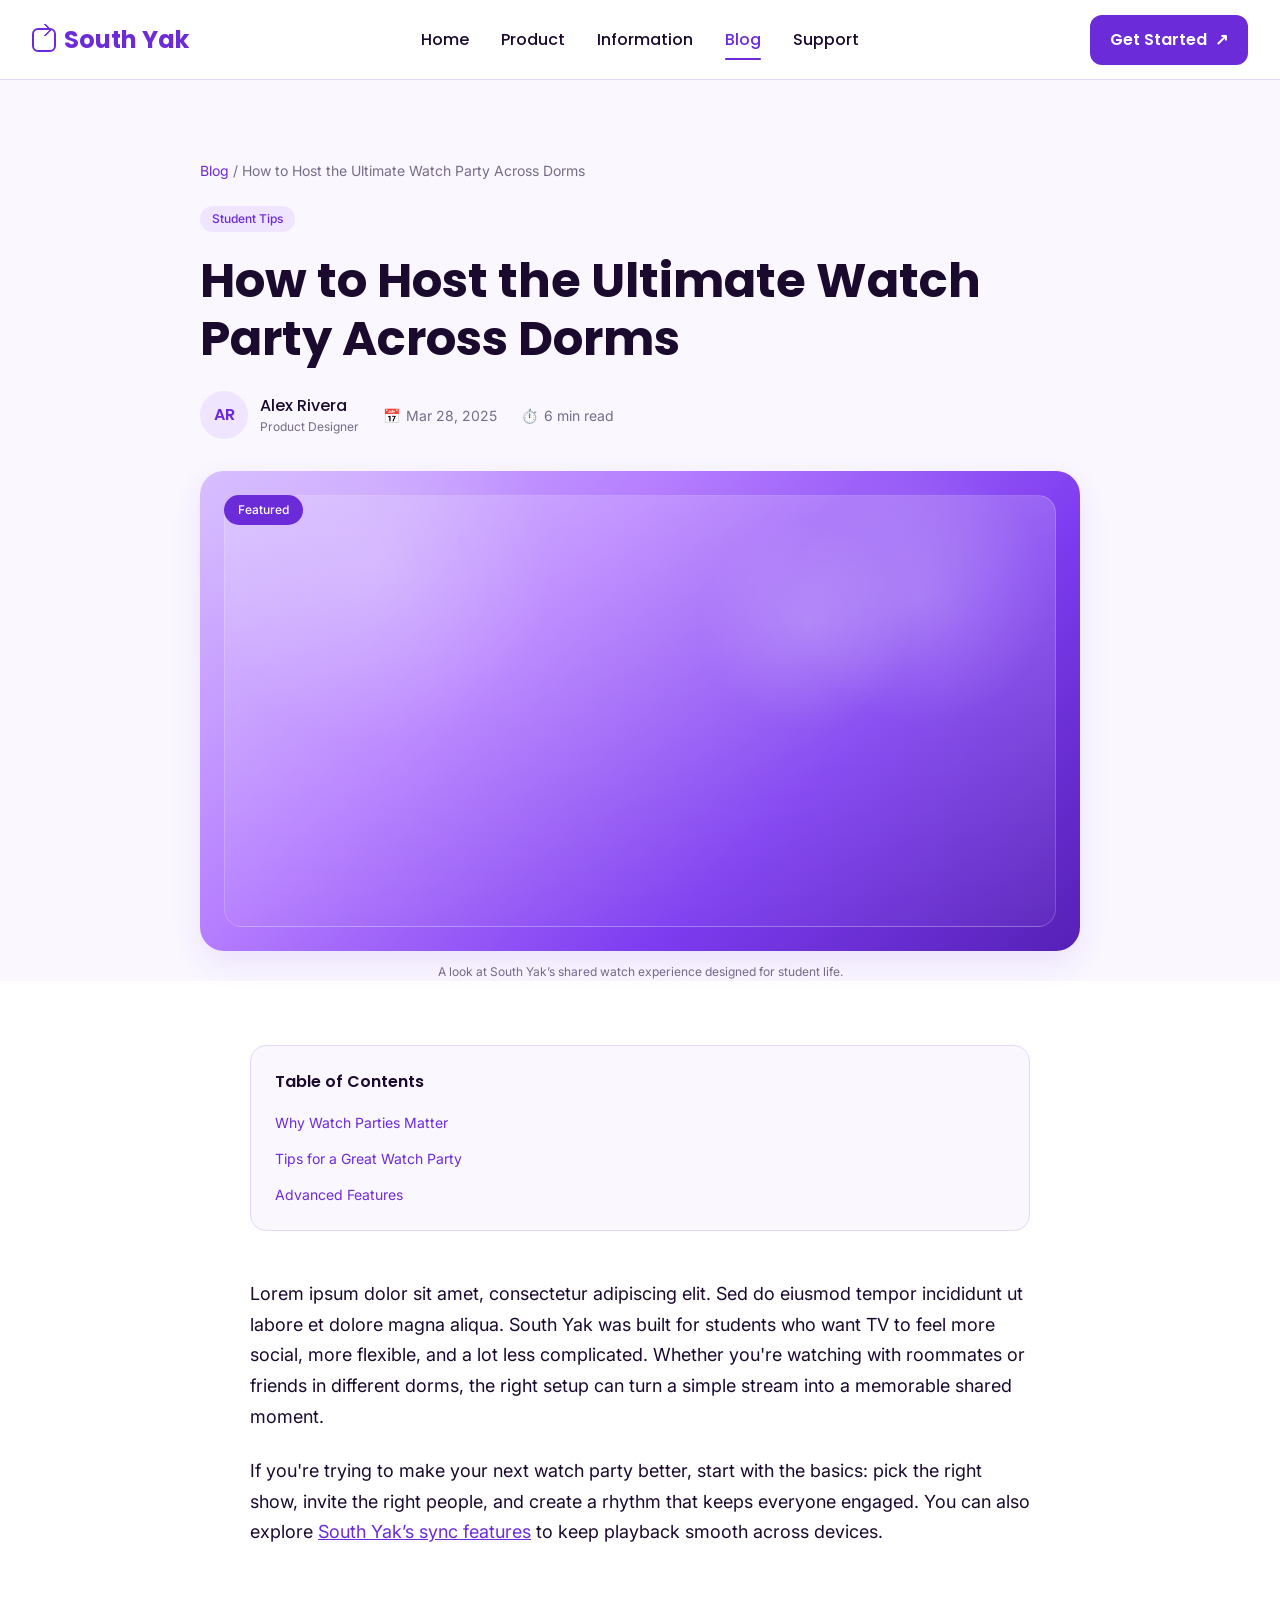
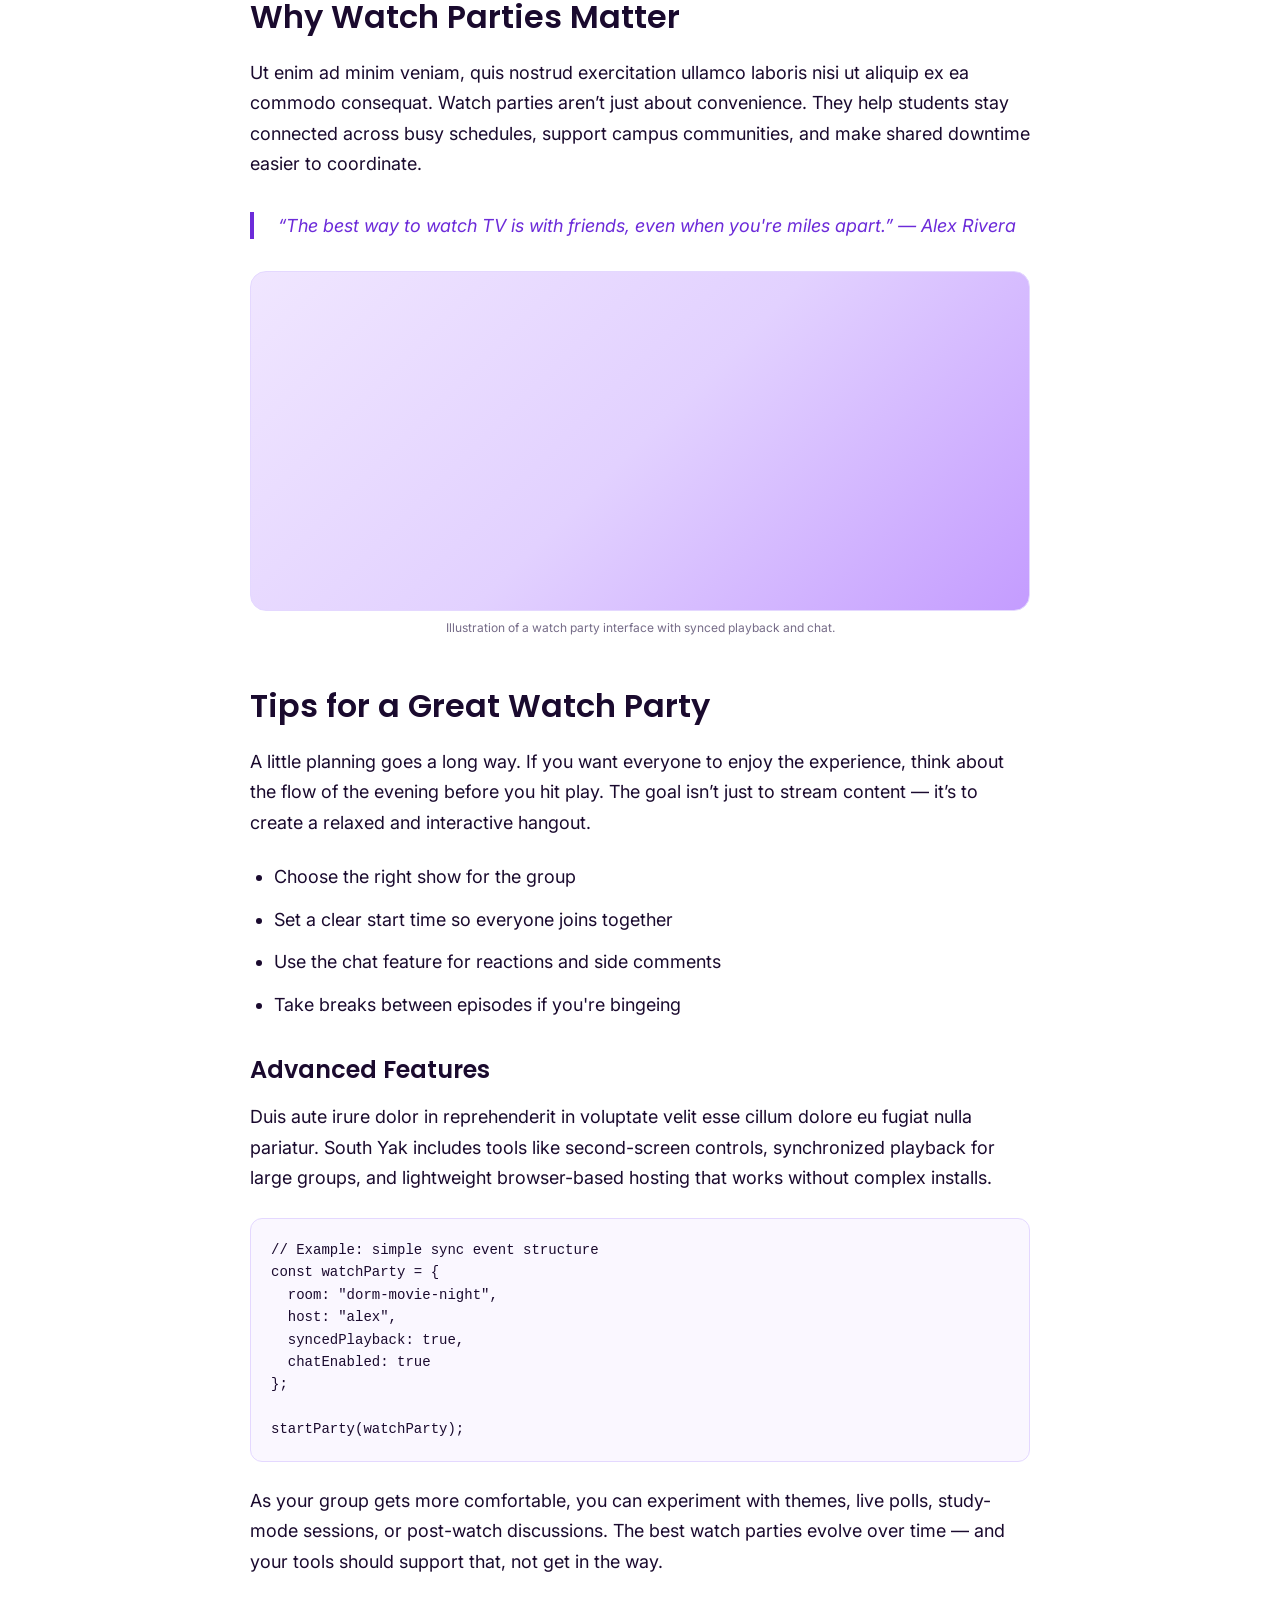
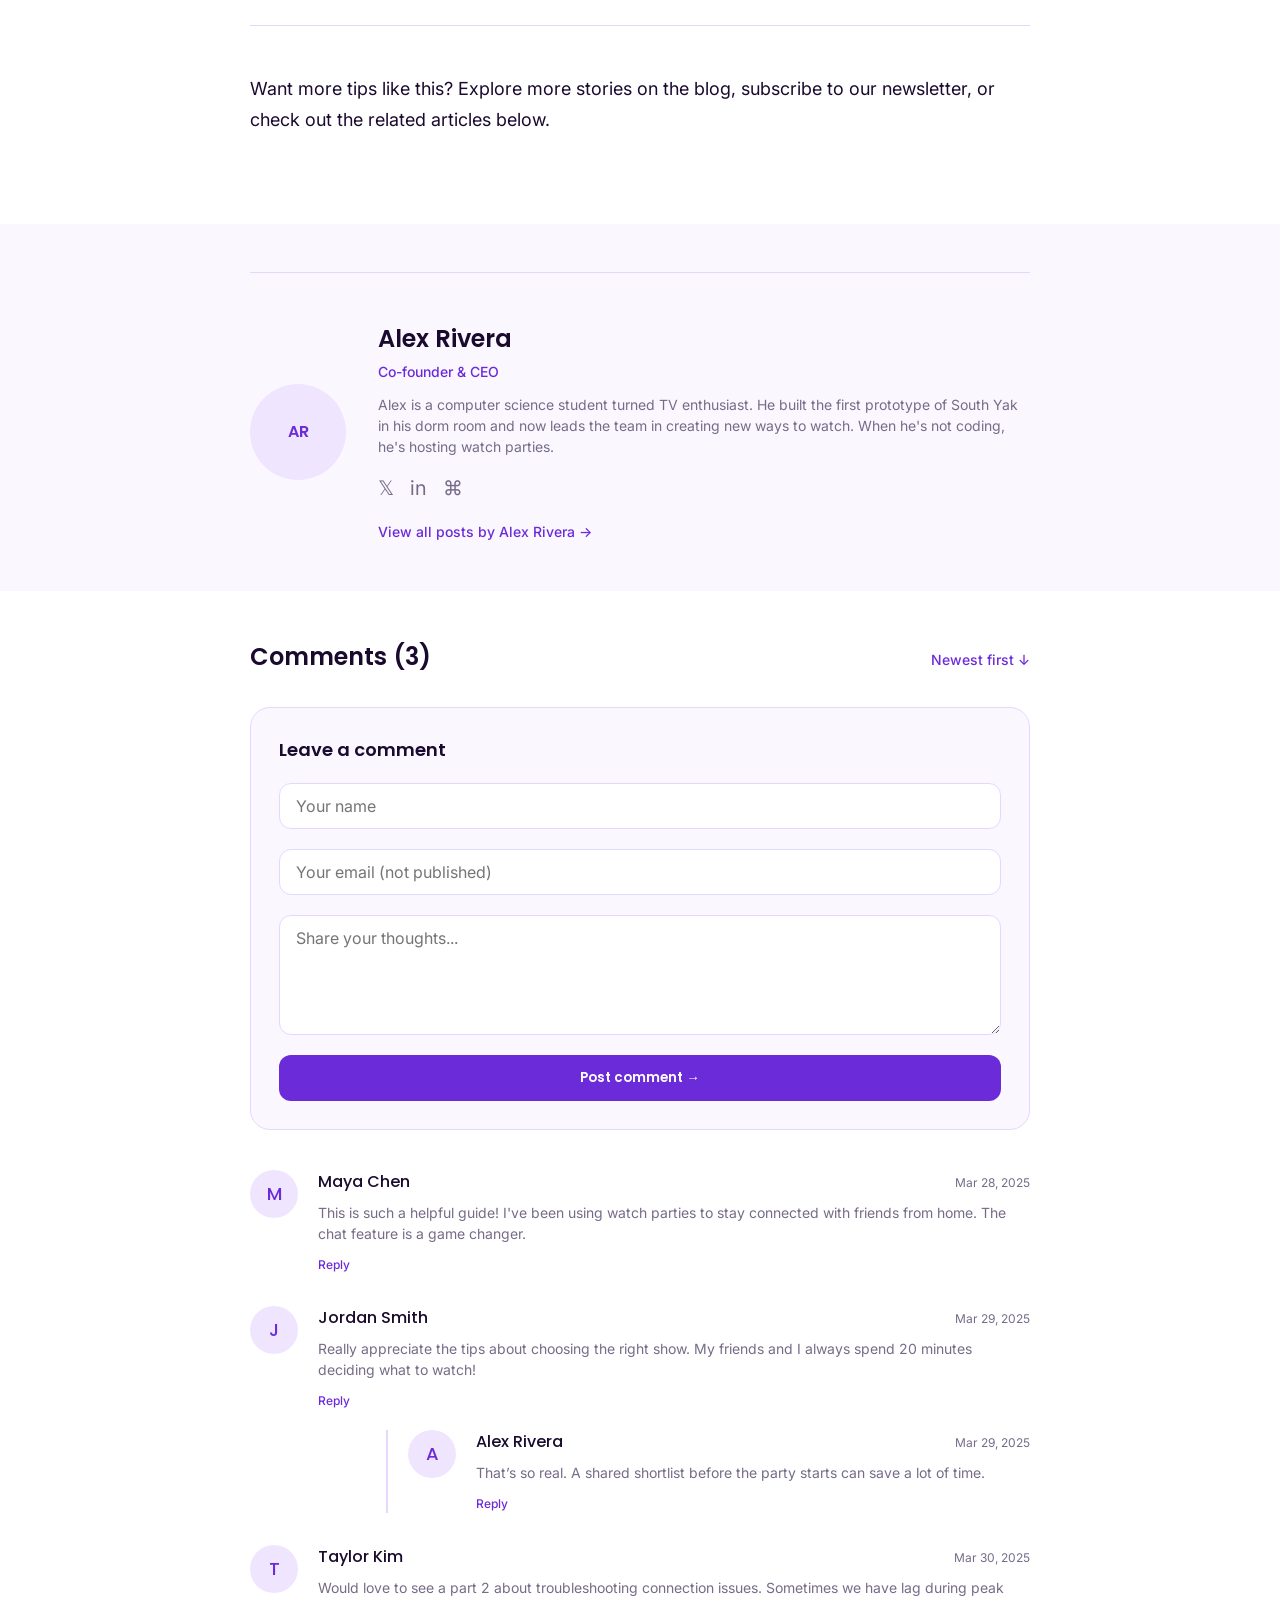
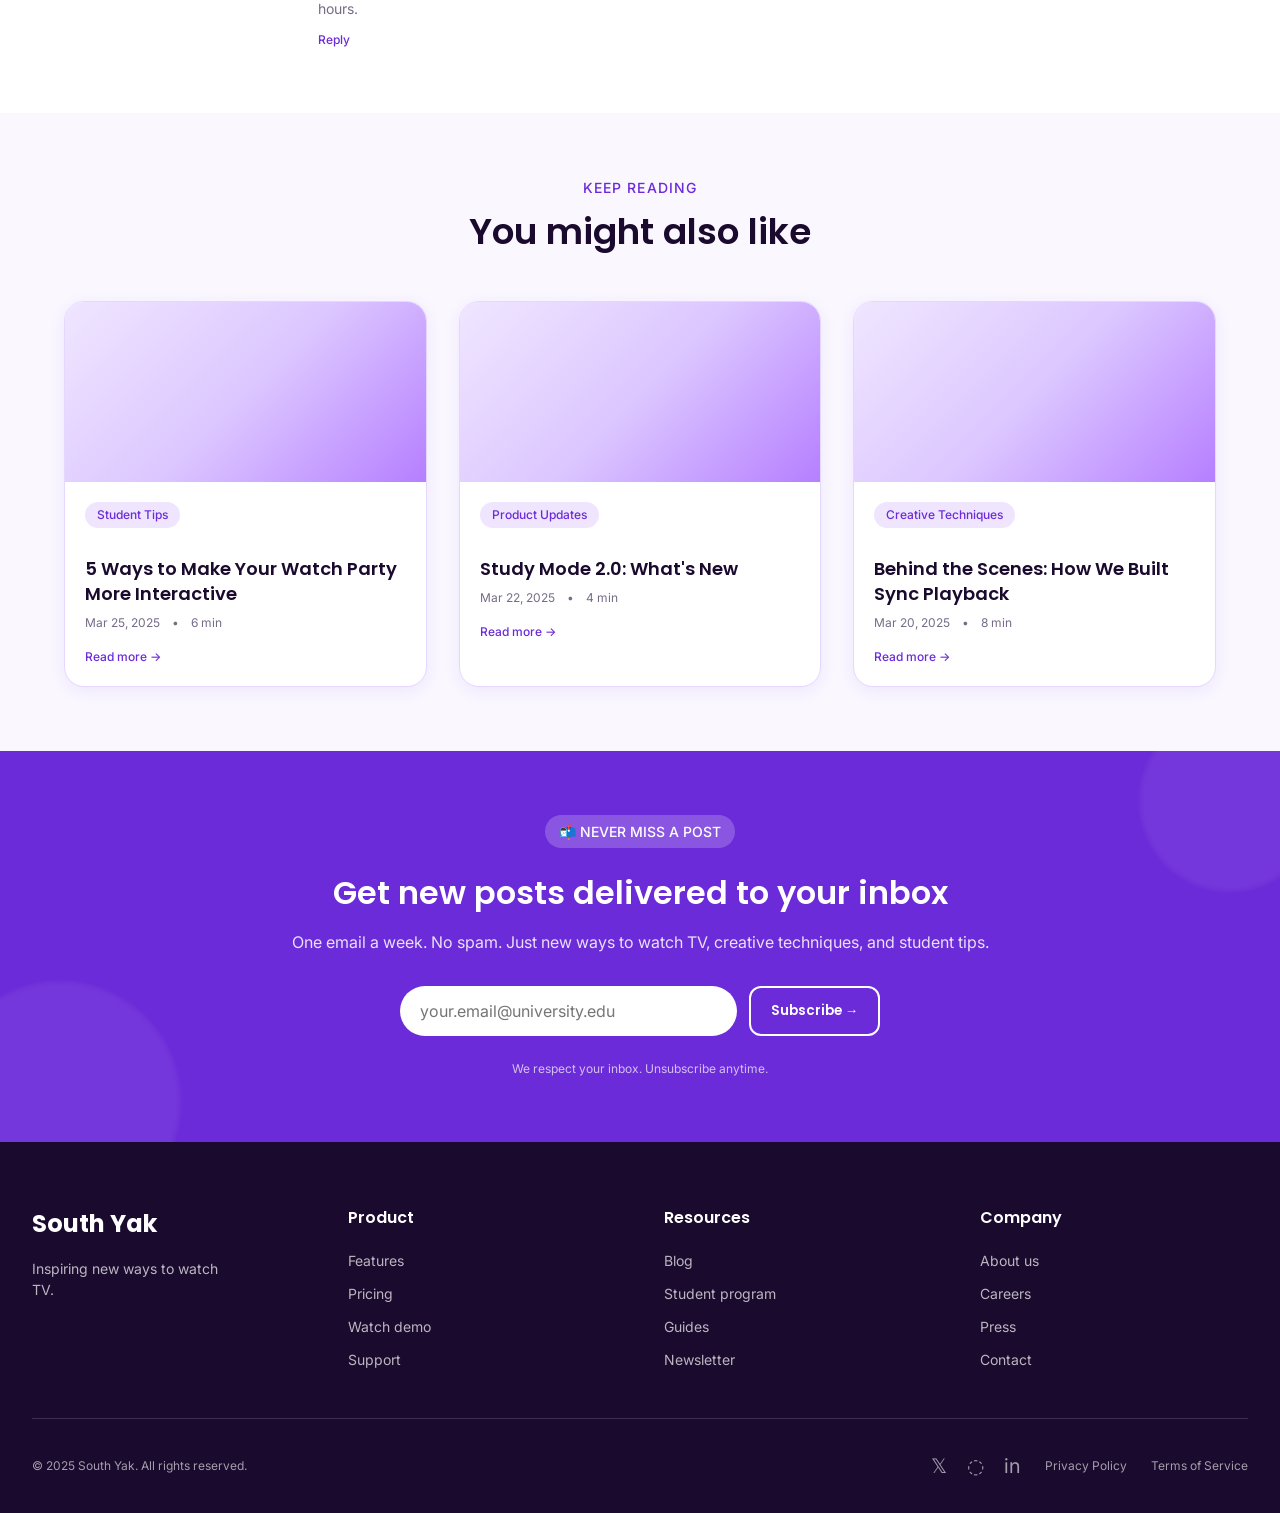
<file: blogb.html>
<!DOCTYPE html>
<html lang="en">
<head>
  <meta charset="UTF-8" />
  <meta name="viewport" content="width=device-width, initial-scale=1.0" />
  <title>South Yak — Blog Post</title>
  <link rel="preconnect" href="https://fonts.googleapis.com">
  <link rel="preconnect" href="https://fonts.gstatic.com" crossorigin>
  <link href="https://fonts.googleapis.com/css2?family=Inter:wght@400;500;600&family=Poppins:wght@500;600;700;800&display=swap" rel="stylesheet">
  <style>
    :root{
      --primary:#6c2bd9;
      --primary-dark:#551fc0;
      --lavender:#efe5ff;
      --paper:#faf7ff;
      --text:#1a0a2e;
      --muted:#766c88;
      --border:#e4d8ff;
      --white:#ffffff;
      --footer:#1a0a2e;
      --shadow:0 4px 16px rgba(108,43,217,.08);
      --shadow-lg:0 12px 30px rgba(108,43,217,.10);
      --container:1280px;
      --content:780px;
      --hero:880px;
      --radius-xl:24px;
      --radius-lg:20px;
      --radius-md:16px;
      --radius-sm:12px;
    }

    *{box-sizing:border-box;margin:0;padding:0}
    html{scroll-behavior:smooth}
    body{
      font-family:"Inter",sans-serif;
      color:var(--text);
      background:var(--white);
      line-height:1.5;
    }
    a{text-decoration:none;color:inherit}
    img{max-width:100%;display:block}
    .container{width:min(var(--container),calc(100% - 64px));margin:0 auto}
    .content{width:min(var(--content),100%);margin:0 auto}
    .hero-width{width:min(var(--hero),100%);margin:0 auto}
    .section{padding:64px 32px}
    .paper{background:var(--paper)}

    /* HEADER */
    .site-header{
      position:sticky;
      top:0;
      z-index:100;
      width:100%;
      background:rgba(255,255,255,.9);
      backdrop-filter:blur(12px);
      border-bottom:1px solid var(--border);
      height:80px;
      transition:.25s ease;
    }
    .site-header.scrolled{
      background:rgba(255,255,255,.95);
      box-shadow:0 2px 12px rgba(0,0,0,.05);
    }
    .header-inner{
      max-width:1280px;
      height:100%;
      margin:0 auto;
      display:flex;
      justify-content:space-between;
      align-items:center;
      gap:24px;
    }
    .brand{
      display:flex;
      align-items:center;
      gap:8px;
      font-family:"Poppins",sans-serif;
      font-weight:700;
      font-size:24px;
      color:var(--primary);
    }
    .brand-icon{
      width:24px;height:24px;
      border:2px solid currentColor;
      border-radius:6px;
      position:relative;
    }
    .brand-icon::before{
      content:"";
      position:absolute;
      width:8px;height:8px;
      border-top:2px solid currentColor;
      border-right:2px solid currentColor;
      top:-5px;left:6px;
      transform:rotate(45deg);
      border-radius:2px;
    }
    .nav{
      display:flex;
      align-items:center;
      gap:32px;
    }
    .nav a{
      font-family:"Poppins",sans-serif;
      font-size:16px;
      font-weight:500;
      color:var(--text);
      position:relative;
      transition:.2s ease;
    }
    .nav a:hover{color:var(--primary)}
    .nav a.active{
      color:var(--primary);
    }
    .nav a.active::after{
      content:"";
      position:absolute;
      left:0;right:0;bottom:-8px;
      height:2px;background:var(--primary);
      border-radius:99px;
    }
    .btn{
      display:inline-flex;
      align-items:center;
      justify-content:center;
      gap:8px;
      border:none;
      border-radius:12px;
      padding:13px 20px;
      font-family:"Poppins",sans-serif;
      font-weight:600;
      cursor:pointer;
      transition:.2s ease;
    }
    .btn-primary{
      background:var(--primary);
      color:#fff;
    }
    .btn-primary:hover{background:var(--primary-dark)}
    .btn-outline{
      background:transparent;
      border:2px solid #fff;
      color:#fff;
    }
    .btn-outline:hover{background:rgba(255,255,255,.1)}
    .menu-toggle{
      display:none;
      border:none;
      background:none;
      font-size:28px;
      color:var(--primary);
      cursor:pointer;
    }

    /* HERO */
    .post-hero{
      background:var(--paper);
      padding:80px 32px 0;
    }
    .breadcrumb{
      font-size:14px;
      color:var(--muted);
      margin-bottom:24px;
    }
    .breadcrumb a{
      color:var(--primary);
    }
    .breadcrumb a:hover{text-decoration:underline}
    .category-tag{
      display:inline-block;
      width:fit-content;
      background:var(--lavender);
      color:var(--primary);
      padding:4px 12px;
      border-radius:20px;
      font-size:12px;
      font-weight:500;
      margin-bottom:20px;
    }
    .post-title{
      font-family:"Poppins",sans-serif;
      font-size:48px;
      line-height:1.2;
      font-weight:700;
      margin-bottom:24px;
    }
    .meta{
      display:flex;
      gap:24px;
      align-items:center;
      flex-wrap:wrap;
      margin-bottom:32px;
    }
    .author-area{
      display:flex;
      align-items:center;
      gap:12px;
    }
    .avatar{
      border-radius:999px;
      background:var(--lavender);
      display:flex;
      align-items:center;
      justify-content:center;
      color:var(--primary);
      font-family:"Poppins",sans-serif;
      font-weight:600;
    }
    .avatar-48{width:48px;height:48px}
    .avatar-96{width:96px;height:96px}
    .author-name{
      font-family:"Poppins",sans-serif;
      font-size:16px;
      font-weight:500;
      color:var(--text);
    }
    .author-title{
      font-size:12px;
      color:var(--muted);
    }
    .meta-item{
      font-size:14px;
      color:var(--muted);
      display:flex;
      align-items:center;
      gap:6px;
    }
    .featured-image-wrap{
      margin-top:32px;
      position:relative;
    }
    .featured-image{
      width:100%;
      height:480px;
      border-radius:24px;
      background:
        radial-gradient(circle at 20% 20%, rgba(255,255,255,.18), transparent 22%),
        radial-gradient(circle at 82% 26%, rgba(255,255,255,.18), transparent 16%),
        linear-gradient(135deg,#d8c0ff 0%, #b57dff 35%, #7d3cf0 68%, #5620b6 100%);
      box-shadow:var(--shadow-lg);
      position:relative;
      overflow:hidden;
    }
    .featured-image::before{
      content:"";
      position:absolute;
      inset:24px;
      border-radius:18px;
      background:
        linear-gradient(180deg, rgba(255,255,255,.18), rgba(255,255,255,.04)),
        radial-gradient(circle at 70% 30%, rgba(255,255,255,.18), transparent 16%);
      border:1px solid rgba(255,255,255,.18);
    }
    .featured-badge{
      position:absolute;
      top:24px;left:24px;
      background:var(--primary);
      color:#fff;
      padding:6px 14px;
      border-radius:40px;
      font-size:12px;
      font-weight:500;
    }
    .image-caption{
      font-size:12px;
      color:var(--muted);
      text-align:center;
      margin-top:12px;
    }

    /* CONTENT */
    .post-content{
      background:#fff;
      padding:64px 32px;
    }
    .toc{
      background:var(--paper);
      border-radius:16px;
      padding:24px;
      margin-bottom:48px;
      border:1px solid var(--border);
    }
    .toc h4{
      font-family:"Poppins",sans-serif;
      font-size:16px;
      font-weight:600;
      margin-bottom:16px;
    }
    .toc ul{
      list-style:none;
      display:flex;
      flex-direction:column;
      gap:12px;
      padding-left:0;
      margin:0;
    }
    .toc a{
      font-size:14px;
      color:var(--primary);
    }
    .toc a:hover{text-decoration:underline}

    .prose p{
      font-size:18px;
      color:var(--text);
      line-height:1.7;
      margin-bottom:24px;
    }
    .prose h2{
      font-family:"Poppins",sans-serif;
      font-size:32px;
      font-weight:600;
      margin-top:48px;
      margin-bottom:20px;
      line-height:1.3;
    }
    .prose h3{
      font-family:"Poppins",sans-serif;
      font-size:24px;
      font-weight:600;
      margin-top:32px;
      margin-bottom:16px;
      line-height:1.4;
    }
    .prose blockquote{
      font-size:18px;
      font-style:italic;
      color:var(--primary);
      border-left:4px solid var(--primary);
      padding-left:24px;
      margin:32px 0;
      line-height:1.5;
    }
    .prose a{
      color:var(--primary);
      text-decoration:underline;
    }
    .prose a:hover{
      color:var(--primary-dark);
    }
    .prose ul, .prose ol{
      font-size:18px;
      color:var(--text);
      line-height:1.7;
      margin:24px 0;
      padding-left:24px;
    }
    .prose li{
      margin-bottom:12px;
    }
    .content-image{
      width:100%;
      border-radius:16px;
      margin:32px 0;
      height:340px;
      background:
        linear-gradient(135deg,#f0e6ff,#e2d1ff 50%,#c49cff 100%);
      border:1px solid var(--border);
    }
    .caption{
      font-size:12px;
      color:var(--muted);
      text-align:center;
      margin-top:-24px;
      margin-bottom:32px;
    }
    pre{
      background:var(--paper);
      border-radius:12px;
      padding:20px;
      font:14px/1.6 ui-monospace,SFMono-Regular,Menlo,Monaco,Consolas,monospace;
      color:var(--text);
      overflow-x:auto;
      margin:24px 0;
      border:1px solid var(--border);
    }
    .divider{
      height:1px;
      background:var(--border);
      margin:48px 0;
    }

    /* AUTHOR BIO */
    .author-bio{
      background:var(--paper);
      padding:48px 32px;
    }
    .bio-divider{
      height:1px;
      background:var(--border);
      margin-bottom:48px;
    }
    .bio-card{
      display:flex;
      gap:32px;
      align-items:center;
      flex-wrap:wrap;
    }
    .bio-content{
      flex:1;
      min-width:260px;
    }
    .bio-name{
      font-family:"Poppins",sans-serif;
      font-size:24px;
      font-weight:600;
      margin-bottom:4px;
    }
    .bio-role{
      font-size:14px;
      font-weight:500;
      color:var(--primary);
      margin-bottom:12px;
    }
    .bio-text{
      font-size:14px;
      color:var(--muted);
      line-height:1.5;
      margin-bottom:16px;
    }
    .socials{
      display:flex;
      gap:16px;
      margin-bottom:16px;
      flex-wrap:wrap;
    }
    .socials a{
      font-size:20px;
      color:var(--muted);
      transition:.2s ease;
    }
    .socials a:hover{color:var(--primary)}
    .all-posts-link{
      font-size:14px;
      font-weight:500;
      color:var(--primary);
    }

    /* COMMENTS */
    .comments{
      background:#fff;
      padding:48px 32px 64px;
    }
    .comments-header{
      display:flex;
      justify-content:space-between;
      align-items:baseline;
      margin-bottom:32px;
      gap:16px;
      flex-wrap:wrap;
    }
    .comments-title{
      font-family:"Poppins",sans-serif;
      font-size:24px;
      font-weight:600;
    }
    .sort-link{
      font-size:14px;
      font-weight:500;
      color:var(--primary);
    }
    .comment-form-wrap{
      background:var(--paper);
      border-radius:20px;
      padding:28px;
      margin-bottom:40px;
      border:1px solid var(--border);
    }
    .comment-form-wrap h4{
      font-family:"Poppins",sans-serif;
      font-size:18px;
      font-weight:600;
      margin-bottom:20px;
    }
    .comment-form{
      display:flex;
      flex-direction:column;
      gap:20px;
    }
    .input, .textarea{
      background:#fff;
      border:1px solid var(--border);
      border-radius:12px;
      padding:12px 16px;
      font:16px "Inter",sans-serif;
      color:var(--text);
      width:100%;
      outline:none;
    }
    .input:focus, .textarea:focus{
      border-color:var(--primary);
      box-shadow:0 0 0 3px rgba(108,43,217,.08);
    }
    .textarea{
      min-height:120px;
      resize:vertical;
    }
    .comment-list{
      display:flex;
      flex-direction:column;
      gap:32px;
    }
    .comment-item{
      display:flex;
      gap:20px;
    }
    .comment-avatar{
      width:48px;height:48px;
      flex:0 0 48px;
      border-radius:999px;
      background:var(--lavender);
      display:flex;
      align-items:center;
      justify-content:center;
      font:500 18px "Poppins",sans-serif;
      color:var(--primary);
    }
    .comment-content{
      flex:1;
    }
    .comment-head{
      display:flex;
      justify-content:space-between;
      align-items:baseline;
      flex-wrap:wrap;
      gap:8px;
      margin-bottom:8px;
    }
    .comment-name{
      font-family:"Poppins",sans-serif;
      font-size:16px;
      font-weight:500;
    }
    .comment-date{
      font-size:12px;
      color:var(--muted);
    }
    .comment-text{
      font-size:14px;
      color:var(--muted);
      line-height:1.5;
      margin-bottom:12px;
    }
    .reply-link{
      font-size:12px;
      font-weight:500;
      color:var(--primary);
      cursor:pointer;
    }
    .replies{
      margin-left:68px;
      margin-top:20px;
      border-left:2px solid var(--border);
      padding-left:20px;
    }

    /* RELATED POSTS */
    .related{
      background:var(--paper);
      padding:64px 32px;
    }
    .section-header{
      text-align:center;
      margin-bottom:48px;
    }
    .section-label{
      font-size:14px;
      font-weight:500;
      color:var(--primary);
      text-transform:uppercase;
      margin-bottom:12px;
      letter-spacing:.08em;
    }
    .section-title{
      font-family:"Poppins",sans-serif;
      font-size:36px;
      font-weight:600;
      line-height:1.2;
    }
    .related-grid{
      max-width:1280px;
      margin:0 auto;
      display:grid;
      grid-template-columns:repeat(3,1fr);
      gap:32px;
    }
    .related-card{
      background:#fff;
      border:1px solid var(--border);
      border-radius:20px;
      box-shadow:var(--shadow);
      overflow:hidden;
      transition:.2s ease;
    }
    .related-card:hover{
      transform:translateY(-4px);
      box-shadow:0 8px 24px rgba(108,43,217,.12);
    }
    .related-image{
      height:180px;
      background:
        linear-gradient(135deg,#f0e6ff,#dcc7ff 50%,#b67fff 100%);
    }
    .related-body{
      padding:20px;
      display:flex;
      flex-direction:column;
      gap:8px;
    }
    .related-title{
      font-family:"Poppins",sans-serif;
      font-size:18px;
      font-weight:600;
      line-height:1.4;
      display:-webkit-box;
      -webkit-line-clamp:2;
      -webkit-box-orient:vertical;
      overflow:hidden;
    }
    .related-meta{
      display:flex;
      gap:12px;
      align-items:center;
      flex-wrap:wrap;
      color:var(--muted);
      font-size:12px;
    }
    .read-more{
      margin-top:8px;
      font-size:12px;
      font-weight:500;
      color:var(--primary);
    }

    /* NEWSLETTER */
    .newsletter{
      background:var(--primary);
      padding:64px 32px;
      position:relative;
      overflow:hidden;
    }
    .newsletter::before,
    .newsletter::after{
      content:"";
      position:absolute;
      border-radius:999px;
      background:rgba(255,255,255,.06);
      filter:blur(2px);
    }
    .newsletter::before{
      width:240px;height:240px;left:-60px;bottom:-80px;
    }
    .newsletter::after{
      width:180px;height:180px;right:-40px;top:-40px;
    }
    .newsletter-inner{
      max-width:780px;
      margin:0 auto;
      text-align:center;
      position:relative;
      z-index:1;
    }
    .newsletter-badge{
      display:inline-flex;
      gap:8px;
      align-items:center;
      padding:6px 14px;
      border-radius:40px;
      background:rgba(255,255,255,.2);
      color:#fff;
      font-size:14px;
      font-weight:500;
      margin-bottom:24px;
    }
    .newsletter h2{
      font-family:"Poppins",sans-serif;
      font-size:32px;
      font-weight:600;
      color:#fff;
      margin-bottom:16px;
      line-height:1.3;
    }
    .newsletter p{
      font-size:16px;
      color:rgba(255,255,255,.85);
      line-height:1.5;
      margin-bottom:32px;
    }
    .newsletter-form{
      display:flex;
      gap:12px;
      max-width:480px;
      margin:0 auto;
      flex-wrap:wrap;
    }
    .newsletter-form input{
      flex:1;
      min-width:220px;
      background:#fff;
      border:none;
      border-radius:40px;
      padding:14px 20px;
      font:16px "Inter",sans-serif;
      color:var(--text);
      outline:none;
    }
    .newsletter-foot{
      font-size:12px;
      color:rgba(255,255,255,.7);
      margin-top:24px;
    }

    /* FOOTER */
    .footer{
      background:var(--footer);
      padding:64px 32px 32px;
      color:#fff;
    }
    .footer-grid{
      max-width:1280px;
      margin:0 auto;
      display:grid;
      grid-template-columns:repeat(4,1fr);
      gap:48px;
      border-bottom:1px solid rgba(255,255,255,.15);
      padding-bottom:48px;
    }
    .footer-logo{
      font-family:"Poppins",sans-serif;
      font-size:24px;
      font-weight:700;
      margin-bottom:16px;
    }
    .footer-tagline{
      font-size:14px;
      color:rgba(255,255,255,.7);
      line-height:1.5;
      max-width:200px;
    }
    .footer-title{
      font-family:"Poppins",sans-serif;
      font-size:16px;
      font-weight:600;
      margin-bottom:20px;
    }
    .footer-links{
      display:flex;
      flex-direction:column;
      gap:12px;
    }
    .footer-links a{
      font-size:14px;
      color:rgba(255,255,255,.7);
      transition:.2s ease;
    }
    .footer-links a:hover{color:#fff}
    .footer-bottom{
      max-width:1280px;
      margin:32px auto 0;
      display:flex;
      justify-content:space-between;
      align-items:center;
      flex-wrap:wrap;
      gap:16px;
    }
    .copyright{
      font-size:12px;
      color:rgba(255,255,255,.6);
    }
    .footer-right{
      display:flex;
      align-items:center;
      gap:24px;
      flex-wrap:wrap;
    }
    .footer-socials{
      display:flex;
      gap:20px;
    }
    .footer-socials a,
    .legal a{
      color:rgba(255,255,255,.6);
      font-size:12px;
      transition:.2s ease;
    }
    .footer-socials a{
      font-size:20px;
    }
    .footer-socials a:hover,
    .legal a:hover{color:#fff}
    .legal{
      display:flex;
      gap:24px;
      flex-wrap:wrap;
    }

    /* REVEAL */
    .reveal{
      opacity:0;
      transform:translateY(18px);
      transition:all .7s ease;
    }
    .reveal.visible{
      opacity:1;
      transform:none;
    }

    /* MOBILE */
    @media (max-width: 960px){
      .nav{
        position:absolute;
        top:80px;
        left:0;
        right:0;
        background:rgba(255,255,255,.98);
        backdrop-filter:blur(12px);
        border-bottom:1px solid var(--border);
        display:none;
        flex-direction:column;
        align-items:flex-start;
        padding:20px 32px;
      }
      .nav.open{display:flex}
      .menu-toggle{display:block}
      .header-cta{display:none}
      .related-grid,
      .footer-grid{
        grid-template-columns:1fr 1fr;
      }
    }

    @media (max-width: 720px){
      .container{width:min(var(--container),calc(100% - 32px))}
      .post-hero,
      .post-content,
      .author-bio,
      .comments,
      .related,
      .newsletter,
      .footer{
        padding-left:24px;
        padding-right:24px;
      }
      .post-title{font-size:32px}
      .featured-image{height:240px}
      .meta{gap:16px}
      .prose p,
      .prose ul,
      .prose ol{font-size:16px}
      .prose h2{font-size:28px}
      .prose h3{font-size:20px}
      .bio-card{
        flex-direction:column;
        text-align:center;
      }
      .socials{
        justify-content:center;
      }
      .comment-avatar{
        width:40px;height:40px;flex-basis:40px;
      }
      .replies{
        margin-left:40px;
      }
      .related-grid,
      .footer-grid{
        grid-template-columns:1fr;
      }
      .newsletter-form{
        flex-direction:column;
      }
      .newsletter-form input,
      .newsletter-form button{
        width:100%;
      }
      .footer-grid,
      .footer-bottom{
        text-align:center;
      }
      .footer-tagline{
        max-width:none;
        margin:0 auto;
      }
      .footer-bottom,
      .footer-right{
        flex-direction:column;
      }
    }
  </style>
</head>
<body>
  <header class="site-header" id="siteHeader">
    <div class="container header-inner">
      <a href="#" class="brand">
        <span class="brand-icon"></span>
        <span>South Yak</span>
      </a>

      <button class="menu-toggle" id="menuToggle">☰</button>

      <nav class="nav" id="navMenu">
        <a href="#">Home</a>
        <a href="#">Product</a>
        <a href="#">Information</a>
        <a href="#" class="active">Blog</a>
        <a href="#">Support</a>
      </nav>

      <a href="#" class="btn btn-primary header-cta">Get Started <span>↗</span></a>
    </div>
  </header>

  <section class="post-hero paper">
    <div class="hero-width reveal">
      <div class="breadcrumb">
        <a href="#">Blog</a>
        <span> / </span>
        <span>How to Host the Ultimate Watch Party Across Dorms</span>
      </div>

      <div class="category-tag">Student Tips</div>

      <h1 class="post-title">How to Host the Ultimate Watch Party Across Dorms</h1>

      <div class="meta">
        <div class="author-area">
          <div class="avatar avatar-48">AR</div>
          <div>
            <div class="author-name">Alex Rivera</div>
            <div class="author-title">Product Designer</div>
          </div>
        </div>

        <div class="meta-item">📅 <span>Mar 28, 2025</span></div>
        <div class="meta-item">⏱️ <span>6 min read</span></div>
      </div>

      <div class="featured-image-wrap">
        <div class="featured-image">
          <div class="featured-badge">Featured</div>
        </div>
        <div class="image-caption">A look at South Yak’s shared watch experience designed for student life.</div>
      </div>
    </div>
  </section>

  <section class="post-content">
    <div class="content reveal">
      <div class="toc">
        <h4>Table of Contents</h4>
        <ul>
          <li><a href="#why">Why Watch Parties Matter</a></li>
          <li><a href="#tips">Tips for a Great Watch Party</a></li>
          <li><a href="#advanced">Advanced Features</a></li>
        </ul>
      </div>

      <article class="prose">
        <p>
          Lorem ipsum dolor sit amet, consectetur adipiscing elit. Sed do eiusmod tempor incididunt ut labore et dolore magna aliqua. South Yak was built for students who want TV to feel more social, more flexible, and a lot less complicated. Whether you're watching with roommates or friends in different dorms, the right setup can turn a simple stream into a memorable shared moment.
        </p>

        <p>
          If you're trying to make your next watch party better, start with the basics: pick the right show, invite the right people, and create a rhythm that keeps everyone engaged. You can also explore <a href="#">South Yak’s sync features</a> to keep playback smooth across devices.
        </p>

        <h2 id="why">Why Watch Parties Matter</h2>

        <p>
          Ut enim ad minim veniam, quis nostrud exercitation ullamco laboris nisi ut aliquip ex ea commodo consequat. Watch parties aren’t just about convenience. They help students stay connected across busy schedules, support campus communities, and make shared downtime easier to coordinate.
        </p>

        <blockquote>
          “The best way to watch TV is with friends, even when you're miles apart.” — Alex Rivera
        </blockquote>

        <div class="content-image"></div>
        <div class="caption">Illustration of a watch party interface with synced playback and chat.</div>

        <h2 id="tips">Tips for a Great Watch Party</h2>

        <p>
          A little planning goes a long way. If you want everyone to enjoy the experience, think about the flow of the evening before you hit play. The goal isn’t just to stream content — it’s to create a relaxed and interactive hangout.
        </p>

        <ul>
          <li>Choose the right show for the group</li>
          <li>Set a clear start time so everyone joins together</li>
          <li>Use the chat feature for reactions and side comments</li>
          <li>Take breaks between episodes if you're bingeing</li>
        </ul>

        <h3 id="advanced">Advanced Features</h3>

        <p>
          Duis aute irure dolor in reprehenderit in voluptate velit esse cillum dolore eu fugiat nulla pariatur. South Yak includes tools like second-screen controls, synchronized playback for large groups, and lightweight browser-based hosting that works without complex installs.
        </p>

        <pre><code>// Example: simple sync event structure
const watchParty = {
  room: "dorm-movie-night",
  host: "alex",
  syncedPlayback: true,
  chatEnabled: true
};

startParty(watchParty);</code></pre>

        <p>
          As your group gets more comfortable, you can experiment with themes, live polls, study-mode sessions, or post-watch discussions. The best watch parties evolve over time — and your tools should support that, not get in the way.
        </p>

        <div class="divider"></div>

        <p>
          Want more tips like this? Explore more stories on the blog, subscribe to our newsletter, or check out the related articles below.
        </p>
      </article>
    </div>
  </section>

  <section class="author-bio paper">
    <div class="content reveal">
      <div class="bio-divider"></div>

      <div class="bio-card">
        <div class="avatar avatar-96">AR</div>
        <div class="bio-content">
          <div class="bio-name">Alex Rivera</div>
          <div class="bio-role">Co-founder & CEO</div>
          <div class="bio-text">
            Alex is a computer science student turned TV enthusiast. He built the first prototype of South Yak in his dorm room and now leads the team in creating new ways to watch. When he's not coding, he's hosting watch parties.
          </div>
          <div class="socials">
            <a href="#" aria-label="Twitter">𝕏</a>
            <a href="#" aria-label="LinkedIn">in</a>
            <a href="#" aria-label="GitHub">⌘</a>
          </div>
          <a href="#" class="all-posts-link">View all posts by Alex Rivera →</a>
        </div>
      </div>
    </div>
  </section>

  <section class="comments">
    <div class="content reveal">
      <div class="comments-header">
        <h3 class="comments-title">Comments (3)</h3>
        <a href="#" class="sort-link">Newest first ↓</a>
      </div>

      <div class="comment-form-wrap">
        <h4>Leave a comment</h4>
        <form class="comment-form" id="commentForm">
          <input class="input" type="text" id="name" placeholder="Your name" required>
          <input class="input" type="email" id="email" placeholder="Your email (not published)" required>
          <textarea class="textarea" id="comment" placeholder="Share your thoughts..." required></textarea>
          <button class="btn btn-primary" type="submit">Post comment →</button>
        </form>
      </div>

      <div class="comment-list" id="commentList">
        <div class="comment-item">
          <div class="comment-avatar">M</div>
          <div class="comment-content">
            <div class="comment-head">
              <div class="comment-name">Maya Chen</div>
              <div class="comment-date">Mar 28, 2025</div>
            </div>
            <div class="comment-text">
              This is such a helpful guide! I've been using watch parties to stay connected with friends from home. The chat feature is a game changer.
            </div>
            <div class="reply-link">Reply</div>
          </div>
        </div>

        <div class="comment-item">
          <div class="comment-avatar">J</div>
          <div class="comment-content">
            <div class="comment-head">
              <div class="comment-name">Jordan Smith</div>
              <div class="comment-date">Mar 29, 2025</div>
            </div>
            <div class="comment-text">
              Really appreciate the tips about choosing the right show. My friends and I always spend 20 minutes deciding what to watch!
            </div>
            <div class="reply-link">Reply</div>

            <div class="replies">
              <div class="comment-item">
                <div class="comment-avatar">A</div>
                <div class="comment-content">
                  <div class="comment-head">
                    <div class="comment-name">Alex Rivera</div>
                    <div class="comment-date">Mar 29, 2025</div>
                  </div>
                  <div class="comment-text">
                    That’s so real. A shared shortlist before the party starts can save a lot of time.
                  </div>
                  <div class="reply-link">Reply</div>
                </div>
              </div>
            </div>
          </div>
        </div>

        <div class="comment-item">
          <div class="comment-avatar">T</div>
          <div class="comment-content">
            <div class="comment-head">
              <div class="comment-name">Taylor Kim</div>
              <div class="comment-date">Mar 30, 2025</div>
            </div>
            <div class="comment-text">
              Would love to see a part 2 about troubleshooting connection issues. Sometimes we have lag during peak hours.
            </div>
            <div class="reply-link">Reply</div>
          </div>
        </div>
      </div>
    </div>
  </section>

  <section class="related paper">
    <div class="container">
      <div class="section-header reveal">
        <div class="section-label">Keep Reading</div>
        <h2 class="section-title">You might also like</h2>
      </div>

      <div class="related-grid">
        <article class="related-card reveal">
          <div class="related-image"></div>
          <div class="related-body">
            <div class="category-tag">Student Tips</div>
            <h3 class="related-title">5 Ways to Make Your Watch Party More Interactive</h3>
            <div class="related-meta">
              <span>Mar 25, 2025</span>
              <span>•</span>
              <span>6 min</span>
            </div>
            <a href="#" class="read-more">Read more →</a>
          </div>
        </article>

        <article class="related-card reveal">
          <div class="related-image"></div>
          <div class="related-body">
            <div class="category-tag">Product Updates</div>
            <h3 class="related-title">Study Mode 2.0: What's New</h3>
            <div class="related-meta">
              <span>Mar 22, 2025</span>
              <span>•</span>
              <span>4 min</span>
            </div>
            <a href="#" class="read-more">Read more →</a>
          </div>
        </article>

        <article class="related-card reveal">
          <div class="related-image"></div>
          <div class="related-body">
            <div class="category-tag">Creative Techniques</div>
            <h3 class="related-title">Behind the Scenes: How We Built Sync Playback</h3>
            <div class="related-meta">
              <span>Mar 20, 2025</span>
              <span>•</span>
              <span>8 min</span>
            </div>
            <a href="#" class="read-more">Read more →</a>
          </div>
        </article>
      </div>
    </div>
  </section>

  <section class="newsletter">
    <div class="newsletter-inner reveal">
      <div class="newsletter-badge">📬 NEVER MISS A POST</div>
      <h2>Get new posts delivered to your inbox</h2>
      <p>
        One email a week. No spam. Just new ways to watch TV, creative techniques, and student tips.
      </p>
      <form class="newsletter-form" id="newsletterForm">
        <input type="email" placeholder="your.email@university.edu" required>
        <button class="btn btn-outline" type="submit">Subscribe →</button>
      </form>
      <div class="newsletter-foot">We respect your inbox. Unsubscribe anytime.</div>
    </div>
  </section>

  <footer class="footer">
    <div class="footer-grid">
      <div>
        <div class="footer-logo">South Yak</div>
        <div class="footer-tagline">Inspiring new ways to watch TV.</div>
      </div>

      <div>
        <div class="footer-title">Product</div>
        <div class="footer-links">
          <a href="#">Features</a>
          <a href="#">Pricing</a>
          <a href="#">Watch demo</a>
          <a href="#">Support</a>
        </div>
      </div>

      <div>
        <div class="footer-title">Resources</div>
        <div class="footer-links">
          <a href="#">Blog</a>
          <a href="#">Student program</a>
          <a href="#">Guides</a>
          <a href="#">Newsletter</a>
        </div>
      </div>

      <div>
        <div class="footer-title">Company</div>
        <div class="footer-links">
          <a href="#">About us</a>
          <a href="#">Careers</a>
          <a href="#">Press</a>
          <a href="#">Contact</a>
        </div>
      </div>
    </div>

    <div class="footer-bottom">
      <div class="copyright">© 2025 South Yak. All rights reserved.</div>

      <div class="footer-right">
        <div class="footer-socials">
          <a href="#" aria-label="Twitter">𝕏</a>
          <a href="#" aria-label="Instagram">◌</a>
          <a href="#" aria-label="LinkedIn">in</a>
        </div>

        <div class="legal">
          <a href="#">Privacy Policy</a>
          <a href="#">Terms of Service</a>
        </div>
      </div>
    </div>
  </footer>

  <script>
    const header = document.getElementById('siteHeader');
    const menuToggle = document.getElementById('menuToggle');
    const navMenu = document.getElementById('navMenu');
    const commentForm = document.getElementById('commentForm');
    const commentList = document.getElementById('commentList');
    const newsletterForm = document.getElementById('newsletterForm');

    window.addEventListener('scroll', () => {
      if (window.scrollY > 8) header.classList.add('scrolled');
      else header.classList.remove('scrolled');
    });

    menuToggle.addEventListener('click', () => {
      navMenu.classList.toggle('open');
    });

    document.querySelectorAll('.nav a').forEach(link => {
      link.addEventListener('click', () => navMenu.classList.remove('open'));
    });

    commentForm.addEventListener('submit', function(e){
      e.preventDefault();

      const name = document.getElementById('name').value.trim();
      const comment = document.getElementById('comment').value.trim();
      if(!name || !comment) return;

      const initials = name.charAt(0).toUpperCase();
      const today = new Date().toLocaleDateString('en-US', {
        month:'short',
        day:'numeric',
        year:'numeric'
      });

      const item = document.createElement('div');
      item.className = 'comment-item';
      item.innerHTML = `
        <div class="comment-avatar">${initials}</div>
        <div class="comment-content">
          <div class="comment-head">
            <div class="comment-name">${name}</div>
            <div class="comment-date">${today}</div>
          </div>
          <div class="comment-text">${comment}</div>
          <div class="reply-link">Reply</div>
        </div>
      `;

      commentList.prepend(item);
      commentForm.reset();

      const title = document.querySelector('.comments-title');
      const current = parseInt(title.textContent.match(/\d+/)[0], 10) + 1;
      title.textContent = `Comments (${current})`;
    });

    newsletterForm.addEventListener('submit', function(e){
      e.preventDefault();
      alert('Thanks for subscribing!');
      newsletterForm.reset();
    });

    const reveals = document.querySelectorAll('.reveal');
    const observer = new IntersectionObserver((entries) => {
      entries.forEach(entry => {
        if(entry.isIntersecting){
          entry.target.classList.add('visible');
        }
      });
    }, { threshold: 0.12 });

    reveals.forEach(el => observer.observe(el));
  </script>
</body>
</html>
</file>
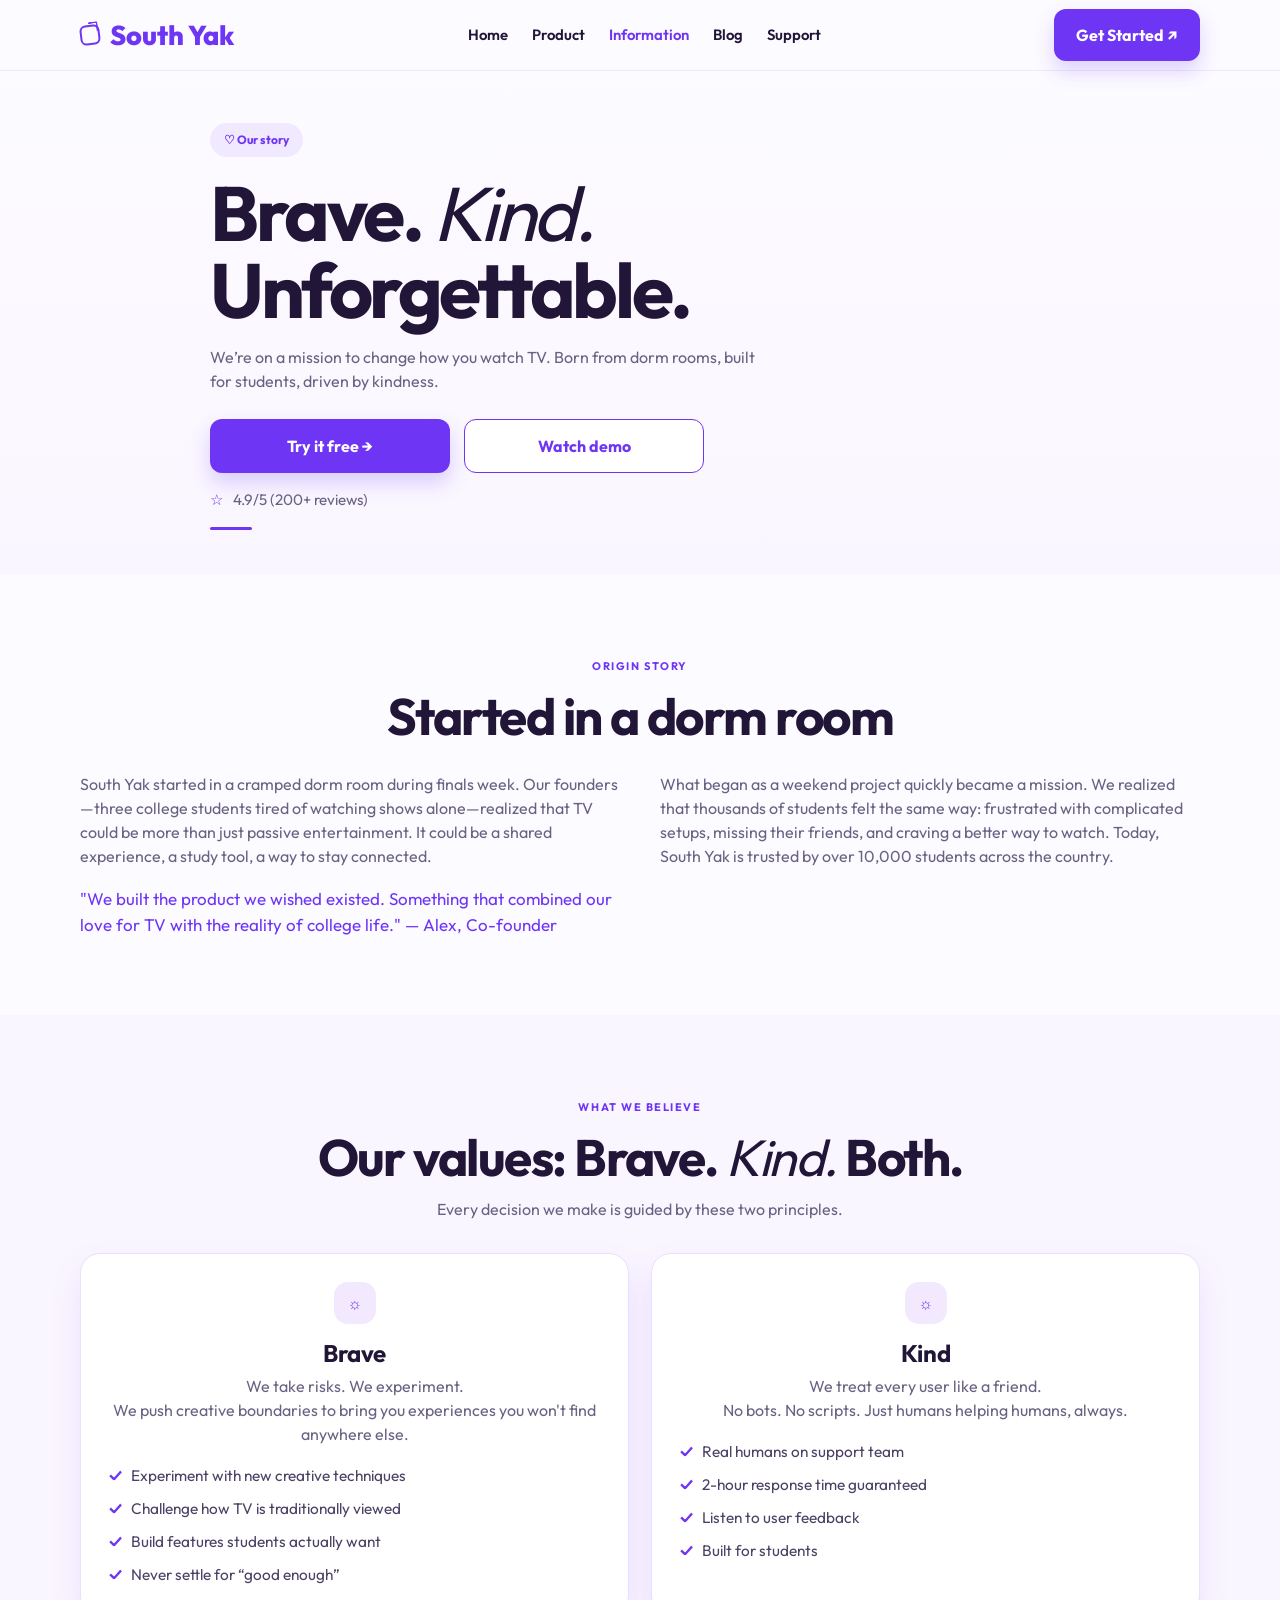
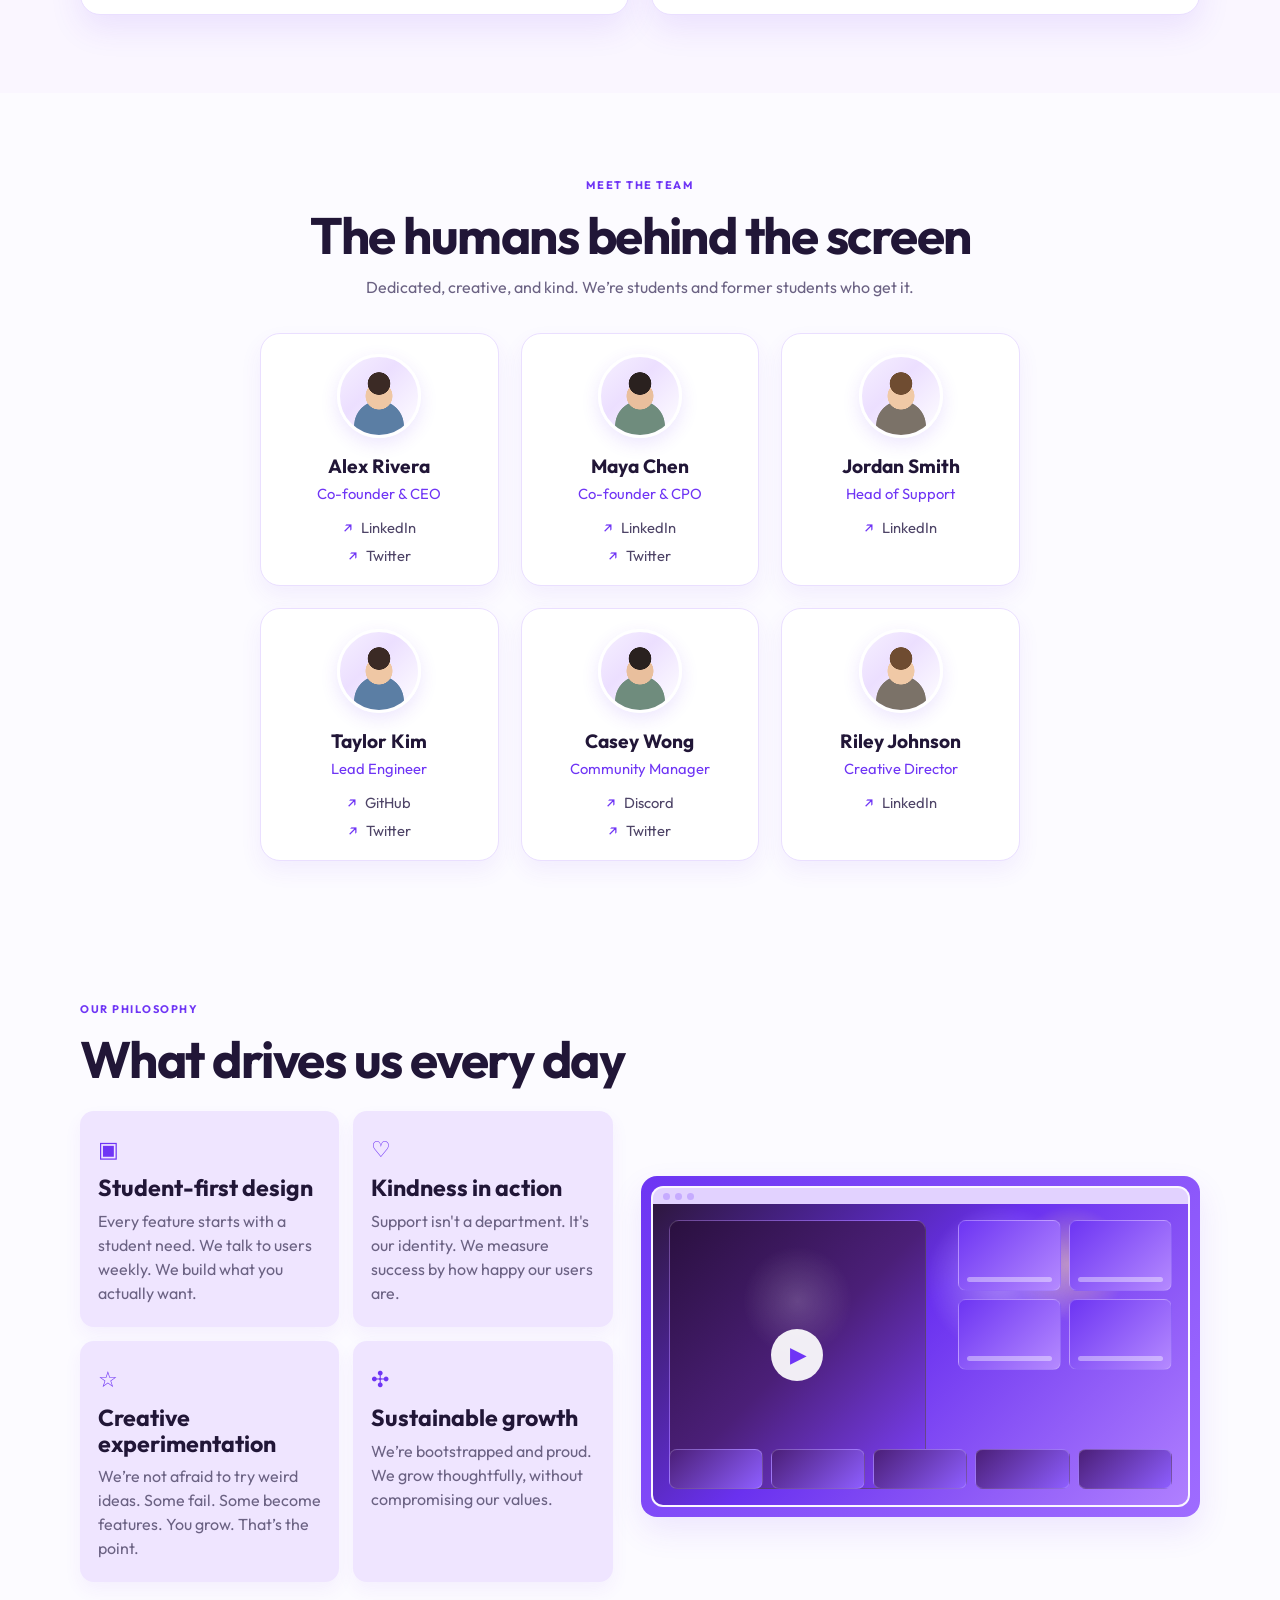
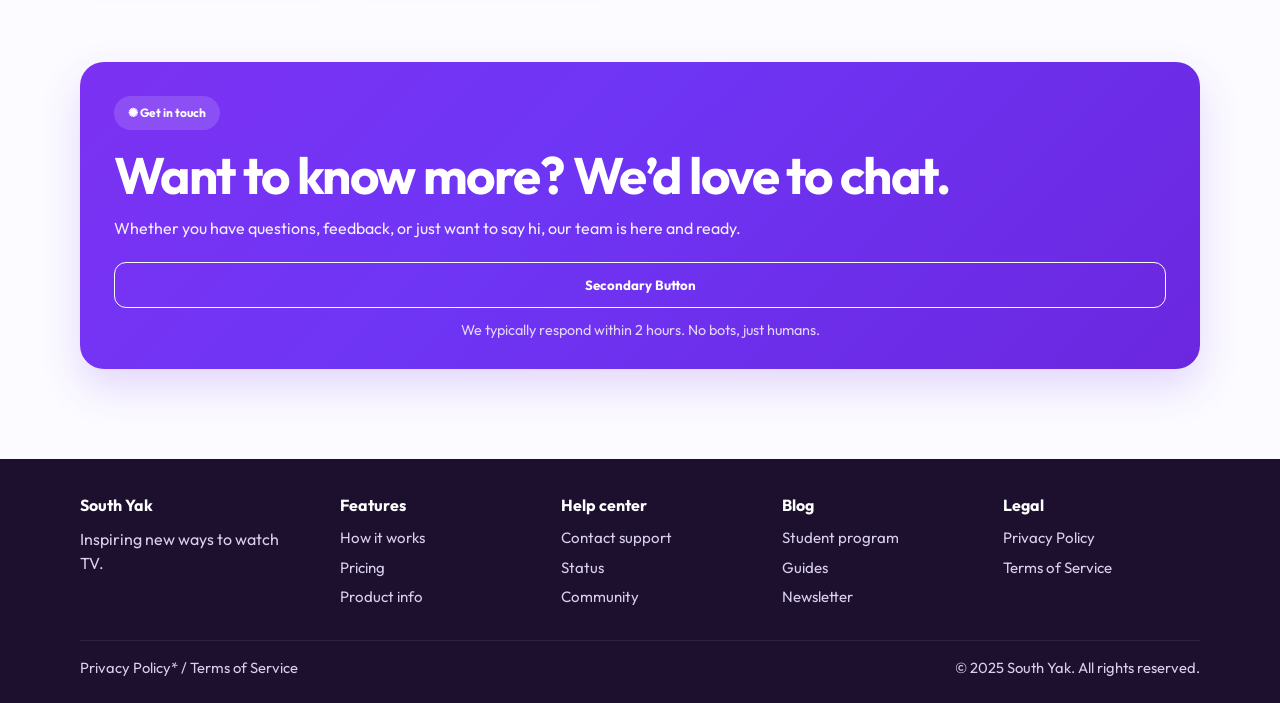
<file: information.html>
<!DOCTYPE html>
<html lang="en">
<head>
  <meta charset="UTF-8" />
  <meta name="viewport" content="width=device-width, initial-scale=1.0" />
  <title>South Yak — Our Story</title>
  <link rel="preconnect" href="https://fonts.googleapis.com">
  <link rel="preconnect" href="https://fonts.gstatic.com" crossorigin>
  <link href="https://fonts.googleapis.com/css2?family=Outfit:wght@300;400;500;600;700;800&display=swap" rel="stylesheet">
  <style>
    :root{
      --bg:#fcfbff;
      --bg-soft:#f7f2ff;
      --panel:#ffffff;
      --purple:#6f35f5;
      --purple-dark:#5623d8;
      --purple-soft:#efe5ff;
      --text:#211637;
      --muted:#6b6283;
      --border:#dfceff;
      --shadow:0 14px 32px rgba(111,53,245,.10);
      --radius-xl:28px;
      --radius-lg:20px;
      --radius-md:14px;
      --container:1120px;
    }

    *{box-sizing:border-box;margin:0;padding:0}
    html{scroll-behavior:smooth}
    body{
      font-family:"Outfit",sans-serif;
      background:var(--bg);
      color:var(--text);
      line-height:1.5;
    }

    a{text-decoration:none;color:inherit}
    img{display:block;max-width:100%}
    .container{width:min(var(--container), calc(100% - 32px));margin:0 auto}
    .section{padding:78px 0}
    .section-sm{padding:56px 0}
    .center{text-align:center}

    .eyebrow{
      display:inline-block;
      font-size:11px;
      text-transform:uppercase;
      letter-spacing:.14em;
      color:var(--purple);
      font-weight:700;
      margin-bottom:14px;
    }

    .pill{
      display:inline-flex;
      align-items:center;
      gap:8px;
      padding:8px 14px;
      border-radius:999px;
      background:#f1e9ff;
      color:var(--purple);
      font-weight:700;
      font-size:12px;
      margin-bottom:18px;
    }

    h1{
      font-size:clamp(2.6rem,6vw,4.8rem);
      line-height:1;
      letter-spacing:-.045em;
      margin-bottom:16px;
    }

    h2{
      font-size:clamp(2rem,4vw,3.2rem);
      line-height:1.08;
      letter-spacing:-.03em;
      margin-bottom:12px;
    }

    h3{
      font-size:1.5rem;
      line-height:1.1;
      letter-spacing:-.02em;
      margin-bottom:8px;
    }

    p{
      color:var(--muted);
      font-size:1rem;
    }

    .highlight{color:var(--purple)}
    em{font-style:italic;font-weight:400}

    .btn{
      display:inline-flex;
      align-items:center;
      justify-content:center;
      gap:8px;
      border:none;
      border-radius:12px;
      padding:14px 22px;
      font-family:inherit;
      font-weight:700;
      cursor:pointer;
      transition:.25s ease;
    }

    .btn-primary{
      background:var(--purple);
      color:#fff;
      box-shadow:0 10px 20px rgba(111,53,245,.22);
    }

    .btn-primary:hover{
      background:var(--purple-dark);
      transform:translateY(-1px);
    }

    .btn-outline{
      background:#fff;
      color:var(--purple);
      border:1.5px solid var(--purple);
    }

    .btn-outline:hover{
      background:#faf7ff;
    }

    /* NAV */
    .nav-wrap{
      position:sticky;
      top:0;
      z-index:1000;
      background:rgba(252,251,255,.92);
      backdrop-filter:blur(10px);
      border-bottom:1px solid rgba(223,206,255,.45);
    }

    nav{
      display:flex;
      align-items:center;
      justify-content:space-between;
      height:70px;
      gap:18px;
    }

    .brand{
      display:flex;
      align-items:center;
      gap:10px;
      color:var(--purple);
      font-weight:800;
      font-size:1.7rem;
    }

    .logo{
      width:20px;height:20px;
      border:2px solid var(--purple);
      border-radius:6px;
      position:relative;
      transform:rotate(-7deg);
    }

    .logo::after{
      content:"";
      position:absolute;
      width:8px;height:8px;
      border-top:2px solid var(--purple);
      border-right:2px solid var(--purple);
      right:-1px;top:-5px;
      border-radius:2px;
    }

    .nav-links{
      display:flex;
      align-items:center;
      gap:24px;
      font-size:.93rem;
      font-weight:600;
    }

    .nav-links a:hover,
    .nav-links a.active{
      color:var(--purple);
    }

    .menu-toggle{
      display:none;
      background:none;
      border:none;
      color:var(--purple);
      font-size:28px;
      cursor:pointer;
    }

    /* HERO */
    .hero{
      padding:52px 0 44px;
      background:linear-gradient(180deg,#fcfbff 0%, #faf6ff 100%);
    }

    .hero-inner{
      max-width:860px;
      margin:0 auto;
    }

    .hero h1{
      max-width:640px;
    }

    .hero p{
      max-width:560px;
      margin-bottom:26px;
    }

    .hero-actions{
      display:flex;
      gap:14px;
      flex-wrap:wrap;
      margin-bottom:16px;
      max-width:760px;
    }

    .hero-actions .btn{
      min-width:240px;
    }

    .rating{
      display:flex;
      align-items:center;
      gap:10px;
      color:var(--muted);
      font-size:.95rem;
      margin-bottom:16px;
    }

    .rating .star{
      color:var(--purple);
    }

    .hero-line{
      width:42px;
      height:3px;
      border-radius:999px;
      background:var(--purple);
    }

    /* ORIGIN */
    .origin-grid{
      display:grid;
      grid-template-columns:1fr 1fr;
      gap:40px;
      margin-top:28px;
    }

    .quote{
      color:var(--purple);
      margin-top:18px;
      font-size:1.06rem;
    }

    /* VALUES */
    .values{
      background:#faf6ff;
    }

    .values-grid{
      display:grid;
      grid-template-columns:1fr 1fr;
      gap:22px;
      margin-top:32px;
    }

    .value-card{
      background:#fff;
      border:1.5px solid #eadfff;
      border-radius:20px;
      padding:28px;
      box-shadow:var(--shadow);
      text-align:center;
    }

    .icon{
      width:42px;height:42px;
      border-radius:14px;
      display:grid;
      place-items:center;
      margin:0 auto 16px;
      background:#f2e9ff;
      color:var(--purple);
      font-weight:800;
    }

    .check-list{
      list-style:none;
      margin-top:18px;
      display:grid;
      gap:10px;
      text-align:left;
    }

    .check-list li{
      color:#4c4165;
      padding-left:22px;
      position:relative;
      font-size:.96rem;
    }

    .check-list li::before{
      content:"✓";
      position:absolute;
      left:0;
      top:0;
      color:var(--purple);
      font-weight:800;
    }

    /* TEAM */
    .team-grid{
      display:grid;
      grid-template-columns:repeat(3,1fr);
      gap:22px;
      margin-top:34px;
      max-width:760px;
      margin-left:auto;
      margin-right:auto;
    }

    .team-card{
      background:#fff;
      border:1.5px solid #eadfff;
      border-radius:20px;
      padding:20px 20px 18px;
      text-align:center;
      box-shadow:0 10px 22px rgba(111,53,245,.07);
    }

    .avatar{
      width:84px;
      height:84px;
      border-radius:50%;
      margin:0 auto 14px;
      position:relative;
      overflow:hidden;
      background:
        linear-gradient(135deg,#f6f0ff,#ecdfff 40%,#fff);
      border:3px solid #fff;
      box-shadow:0 6px 18px rgba(111,53,245,.12);
    }

    .avatar::before{
      content:"";
      position:absolute;
      inset:0;
      background:
        radial-gradient(circle at 50% 34%, #3b2a25 0 17%, transparent 18%),
        radial-gradient(circle at 50% 50%, #efc7a4 0 24%, transparent 25%),
        radial-gradient(circle at 50% 88%, #5b7ea4 0 31%, transparent 32%);
      background-repeat:no-repeat;
    }

    .team-card:nth-child(2) .avatar::before,
    .team-card:nth-child(5) .avatar::before{
      background:
        radial-gradient(circle at 50% 34%, #2a211f 0 17%, transparent 18%),
        radial-gradient(circle at 50% 50%, #e9bf9d 0 24%, transparent 25%),
        radial-gradient(circle at 50% 88%, #6f8c7d 0 31%, transparent 32%);
    }

    .team-card:nth-child(3) .avatar::before,
    .team-card:nth-child(6) .avatar::before{
      background:
        radial-gradient(circle at 50% 34%, #6f4c31 0 17%, transparent 18%),
        radial-gradient(circle at 50% 50%, #f0c9a6 0 24%, transparent 25%),
        radial-gradient(circle at 50% 88%, #7b7268 0 31%, transparent 32%);
    }

    .team-card h4{
      font-size:1.2rem;
      margin-bottom:2px;
    }

    .role{
      color:var(--purple);
      font-size:.92rem;
      margin-bottom:12px;
    }

    .links{
      display:grid;
      gap:6px;
      justify-content:center;
    }

    .links a{
      color:#4e4467;
      font-size:.92rem;
    }

    .links a::before{
      content:"↗";
      color:var(--purple);
      margin-right:8px;
    }

    /* philosophy */
    .philosophy-grid{
      display:grid;
      grid-template-columns:1fr 1.05fr;
      gap:28px;
      align-items:center;
      margin-top:24px;
    }

    .philosophy-cards{
      display:grid;
      grid-template-columns:1fr 1fr;
      gap:14px;
    }

    .mini-card{
      background:#efe5ff;
      border-radius:14px;
      padding:22px 18px;
      box-shadow:0 8px 18px rgba(111,53,245,.06);
      min-height:175px;
    }

    .mini-card .mini-icon{
      color:var(--purple);
      font-size:1.35rem;
      margin-bottom:10px;
    }

    .mini-card h4{
      font-size:1.45rem;
      line-height:1.1;
      margin-bottom:8px;
    }

    .showcase{
      background:linear-gradient(135deg,#6d35f3,#9f6cff);
      border-radius:16px;
      padding:10px;
      box-shadow:var(--shadow);
    }

    .showcase-window{
      border-radius:12px;
      overflow:hidden;
      background:#f7f1ff;
      border:2px solid rgba(255,255,255,.35);
    }

    .showcase-top{
      height:16px;
      background:#e2d2ff;
      display:flex;
      align-items:center;
      gap:5px;
      padding:0 10px;
    }

    .showcase-top span{
      width:7px;height:7px;border-radius:50%;
      background:#c6abff;
    }

    .showcase-body{
      aspect-ratio: 16 / 9;
      position:relative;
      background:
        radial-gradient(circle at 65% 25%, rgba(255,255,255,.35), transparent 18%),
        radial-gradient(circle at 78% 20%, rgba(255,224,150,.5), transparent 12%),
        linear-gradient(135deg,#2e173f,#6a31ef 45%, #b080ff 100%);
      overflow:hidden;
    }

    .showcase-main{
      position:absolute;
      left:16px;
      top:16px;
      width:48%;
      bottom:16px;
      border-radius:10px;
      background:
        radial-gradient(circle at 50% 30%, rgba(255,255,255,.18), transparent 24%),
        linear-gradient(135deg,#2a103f,#4b1f78 50%, #7f42ff);
      border:1px solid rgba(255,255,255,.18);
    }

    .showcase-main::after{
      content:"▶";
      position:absolute;
      width:52px;height:52px;
      border-radius:50%;
      left:50%;top:50%;
      transform:translate(-50%,-50%);
      display:grid;
      place-items:center;
      background:rgba(255,255,255,.92);
      color:var(--purple);
      font-size:20px;
      font-weight:800;
    }

    .showcase-side{
      position:absolute;
      right:16px;
      top:16px;
      width:40%;
      display:grid;
      grid-template-columns:1fr 1fr;
      gap:8px;
    }

    .tile{
      aspect-ratio: 1.45 / 1;
      border-radius:8px;
      background:linear-gradient(135deg,#6d35f3,#b58aff);
      border:1px solid rgba(255,255,255,.18);
      position:relative;
      overflow:hidden;
    }

    .tile::after{
      content:"";
      position:absolute;
      left:8px;right:8px;bottom:8px;
      height:5px;
      border-radius:999px;
      background:rgba(255,255,255,.4);
    }

    .showcase-bottom{
      position:absolute;
      left:16px;
      right:16px;
      bottom:16px;
      display:grid;
      grid-template-columns:repeat(5,1fr);
      gap:8px;
    }

    .small-tile{
      height:40px;
      border-radius:8px;
      background:linear-gradient(135deg,#4b1f78,#8e5eff);
      border:1px solid rgba(255,255,255,.18);
    }

    /* CTA */
    .cta{
      padding-top:24px;
    }

    .cta-box{
      background:linear-gradient(135deg,#7c31f2 0%, #6f35f5 40%, #6b27df 100%);
      color:#fff;
      border-radius:24px;
      padding:34px 34px 28px;
      box-shadow:0 18px 40px rgba(111,53,245,.18);
    }

    .cta-box .pill{
      background:rgba(255,255,255,.14);
      color:#fff;
    }

    .cta-box h2,
    .cta-box p{
      color:#fff;
      text-align:left;
    }

    .cta-box p{
      opacity:.92;
      max-width:740px;
    }

    .cta-form{
      margin-top:22px;
    }

    .cta-form .btn-outline{
      width:100%;
      background:transparent;
      border-color:#fff;
      color:#fff;
    }

    .cta-form .btn-outline:hover{
      background:rgba(255,255,255,.08);
    }

    .cta-note{
      font-size:.9rem;
      opacity:.8;
      margin-top:12px;
      text-align:center;
    }

    /* FOOTER */
    footer{
      background:#1d102f;
      color:#fff;
      margin-top:34px;
      padding:34px 0 24px;
    }

    .footer-grid{
      display:grid;
      grid-template-columns:1.2fr repeat(4,1fr);
      gap:24px;
    }

    .footer-col h5{
      font-size:1rem;
      margin-bottom:10px;
    }

    .footer-col a{
      display:block;
      color:#d8cfee;
      margin:7px 0;
      font-size:.94rem;
    }

    .footer-bottom{
      margin-top:24px;
      padding-top:16px;
      border-top:1px solid rgba(255,255,255,.08);
      display:flex;
      justify-content:space-between;
      gap:14px;
      flex-wrap:wrap;
      color:#d8cfee;
      font-size:.92rem;
    }

    /* Reveal */
    .reveal{
      opacity:0;
      transform:translateY(24px);
      transition:all .7s ease;
    }

    .reveal.visible{
      opacity:1;
      transform:none;
    }

    /* Responsive */
    @media (max-width: 980px){
      .origin-grid,
      .values-grid,
      .philosophy-grid,
      .footer-grid{
        grid-template-columns:1fr;
      }

      .team-grid{
        grid-template-columns:1fr 1fr;
      }

      .nav-links{
        position:absolute;
        top:70px;
        left:0;
        right:0;
        background:rgba(252,251,255,.98);
        border-bottom:1px solid rgba(223,206,255,.45);
        padding:18px;
        display:none;
        flex-direction:column;
        align-items:flex-start;
      }

      .nav-links.open{
        display:flex;
      }

      .menu-toggle{
        display:block;
      }

      .nav-cta{
        display:none;
      }
    }

    @media (max-width: 680px){
      .section{padding:58px 0}
      .hero-actions{
        flex-direction:column;
        max-width:100%;
      }
      .hero-actions .btn{
        width:100%;
      }
      .team-grid,
      .philosophy-cards{
        grid-template-columns:1fr;
      }
      .cta-box{
        padding:24px 20px;
      }
    }
  </style>
</head>
<body>

  <div class="nav-wrap">
    <div class="container">
      <nav>
        <a href="#" class="brand">
          <span class="logo"></span>
          <span>South Yak</span>
        </a>

        <button class="menu-toggle" id="menuToggle">☰</button>

        <div class="nav-links" id="navLinks">
          <a href="#">Home</a>
          <a href="#">Product</a>
          <a href="#" class="active">Information</a>
          <a href="#">Blog</a>
          <a href="#">Support</a>
        </div>

        <a href="#contact" class="btn btn-primary nav-cta">Get Started ↗</a>
      </nav>
    </div>
  </div>

  <main>
    <section class="hero">
      <div class="container">
        <div class="hero-inner reveal">
          <span class="pill">♡ Our story</span>
          <h1>Brave. <em>Kind.</em><br>Unforgettable.</h1>
          <p>
            We’re on a mission to change how you watch TV. Born from dorm rooms,
            built for students, driven by kindness.
          </p>

          <div class="hero-actions">
            <a href="#" class="btn btn-primary">Try it free →</a>
            <a href="#" class="btn btn-outline">Watch demo</a>
          </div>

          <div class="rating">
            <span class="star">☆</span>
            <span>4.9/5 (200+ reviews)</span>
          </div>

          <div class="hero-line"></div>
        </div>
      </div>
    </section>

    <section class="section" id="origin">
      <div class="container">
        <div class="center reveal">
          <span class="eyebrow">Origin story</span>
          <h2>Started in a dorm room</h2>
        </div>

        <div class="origin-grid">
          <div class="reveal">
            <p>
              South Yak started in a cramped dorm room during finals week. Our founders—three college
              students tired of watching shows alone—realized that TV could be more than just passive
              entertainment. It could be a shared experience, a study tool, a way to stay connected.
            </p>

            <p class="quote">
              "We built the product we wished existed. Something that combined our love for TV
              with the reality of college life." — Alex, Co-founder
            </p>
          </div>

          <div class="reveal">
            <p>
              What began as a weekend project quickly became a mission. We realized that thousands
              of students felt the same way: frustrated with complicated setups, missing their friends,
              and craving a better way to watch. Today, South Yak is trusted by over 10,000 students
              across the country.
            </p>
          </div>
        </div>
      </div>
    </section>

    <section class="section values">
      <div class="container">
        <div class="center reveal">
          <span class="eyebrow">What we believe</span>
          <h2>Our values: Brave. <em>Kind.</em> Both.</h2>
          <p>Every decision we make is guided by these two principles.</p>
        </div>

        <div class="values-grid">
          <div class="value-card reveal">
            <div class="icon">☼</div>
            <h3>Brave</h3>
            <p>
              We take risks. We experiment.<br>
              We push creative boundaries to bring you experiences you won't find anywhere else.
            </p>
            <ul class="check-list">
              <li>Experiment with new creative techniques</li>
              <li>Challenge how TV is traditionally viewed</li>
              <li>Build features students actually want</li>
              <li>Never settle for “good enough”</li>
            </ul>
          </div>

          <div class="value-card reveal">
            <div class="icon">☼</div>
            <h3>Kind</h3>
            <p>
              We treat every user like a friend.<br>
              No bots. No scripts. Just humans helping humans, always.
            </p>
            <ul class="check-list">
              <li>Real humans on support team</li>
              <li>2-hour response time guaranteed</li>
              <li>Listen to user feedback</li>
              <li>Built for students</li>
            </ul>
          </div>
        </div>
      </div>
    </section>

    <section class="section" id="team">
      <div class="container">
        <div class="center reveal">
          <span class="eyebrow">Meet the team</span>
          <h2>The humans behind the screen</h2>
          <p>Dedicated, creative, and kind. We’re students and former students who get it.</p>
        </div>

        <div class="team-grid">
          <div class="team-card reveal">
            <div class="avatar"></div>
            <h4>Alex Rivera</h4>
            <div class="role">Co-founder & CEO</div>
            <div class="links">
              <a href="#">LinkedIn</a>
              <a href="#">Twitter</a>
            </div>
          </div>

          <div class="team-card reveal">
            <div class="avatar"></div>
            <h4>Maya Chen</h4>
            <div class="role">Co-founder & CPO</div>
            <div class="links">
              <a href="#">LinkedIn</a>
              <a href="#">Twitter</a>
            </div>
          </div>

          <div class="team-card reveal">
            <div class="avatar"></div>
            <h4>Jordan Smith</h4>
            <div class="role">Head of Support</div>
            <div class="links">
              <a href="#">LinkedIn</a>
            </div>
          </div>

          <div class="team-card reveal">
            <div class="avatar"></div>
            <h4>Taylor Kim</h4>
            <div class="role">Lead Engineer</div>
            <div class="links">
              <a href="#">GitHub</a>
              <a href="#">Twitter</a>
            </div>
          </div>

          <div class="team-card reveal">
            <div class="avatar"></div>
            <h4>Casey Wong</h4>
            <div class="role">Community Manager</div>
            <div class="links">
              <a href="#">Discord</a>
              <a href="#">Twitter</a>
            </div>
          </div>

          <div class="team-card reveal">
            <div class="avatar"></div>
            <h4>Riley Johnson</h4>
            <div class="role">Creative Director</div>
            <div class="links">
              <a href="#">LinkedIn</a>
            </div>
          </div>
        </div>
      </div>
    </section>

    <section class="section-sm" id="philosophy">
      <div class="container">
        <div class="reveal">
          <span class="eyebrow">Our philosophy</span>
          <h2>What drives us every day</h2>
        </div>

        <div class="philosophy-grid">
          <div class="philosophy-cards">
            <div class="mini-card reveal">
              <div class="mini-icon">▣</div>
              <h4>Student-first design</h4>
              <p>
                Every feature starts with a student need. We talk to users weekly.
                We build what you actually want.
              </p>
            </div>

            <div class="mini-card reveal">
              <div class="mini-icon">♡</div>
              <h4>Kindness in action</h4>
              <p>
                Support isn't a department. It's our identity. We measure success
                by how happy our users are.
              </p>
            </div>

            <div class="mini-card reveal">
              <div class="mini-icon">☆</div>
              <h4>Creative experimentation</h4>
              <p>
                We’re not afraid to try weird ideas. Some fail. Some become features.
                You grow. That’s the point.
              </p>
            </div>

            <div class="mini-card reveal">
              <div class="mini-icon">✣</div>
              <h4>Sustainable growth</h4>
              <p>
                We’re bootstrapped and proud. We grow thoughtfully, without
                compromising our values.
              </p>
            </div>
          </div>

          <div class="showcase reveal">
            <div class="showcase-window">
              <div class="showcase-top">
                <span></span><span></span><span></span>
              </div>
              <div class="showcase-body">
                <div class="showcase-main"></div>

                <div class="showcase-side">
                  <div class="tile"></div>
                  <div class="tile"></div>
                  <div class="tile"></div>
                  <div class="tile"></div>
                </div>

                <div class="showcase-bottom">
                  <div class="small-tile"></div>
                  <div class="small-tile"></div>
                  <div class="small-tile"></div>
                  <div class="small-tile"></div>
                  <div class="small-tile"></div>
                </div>
              </div>
            </div>
          </div>
        </div>
      </div>
    </section>

    <section class="section-sm cta" id="contact">
      <div class="container">
        <div class="cta-box reveal">
          <span class="pill">✺ Get in touch</span>
          <h2>Want to know more? We’d love to chat.</h2>
          <p>
            Whether you have questions, feedback, or just want to say hi,
            our team is here and ready.
          </p>

          <div class="cta-form">
            <button class="btn btn-outline" id="ctaButton">Secondary Button</button>
          </div>

          <div class="cta-note">We typically respond within 2 hours. No bots, just humans.</div>
        </div>
      </div>
    </section>
  </main>

  <footer>
    <div class="container">
      <div class="footer-grid">
        <div class="footer-col">
          <h5>South Yak</h5>
          <p style="color:#d8cfee;max-width:220px;">Inspiring new ways to watch TV.</p>
        </div>

        <div class="footer-col">
          <h5>Features</h5>
          <a href="#">How it works</a>
          <a href="#">Pricing</a>
          <a href="#">Product info</a>
        </div>

        <div class="footer-col">
          <h5>Help center</h5>
          <a href="#">Contact support</a>
          <a href="#">Status</a>
          <a href="#">Community</a>
        </div>

        <div class="footer-col">
          <h5>Blog</h5>
          <a href="#">Student program</a>
          <a href="#">Guides</a>
          <a href="#">Newsletter</a>
        </div>

        <div class="footer-col">
          <h5>Legal</h5>
          <a href="#">Privacy Policy</a>
          <a href="#">Terms of Service</a>
        </div>
      </div>

      <div class="footer-bottom">
        <div>Privacy Policy* / Terms of Service</div>
        <div>© 2025 South Yak. All rights reserved.</div>
      </div>
    </div>
  </footer>

  <script>
    const menuToggle = document.getElementById("menuToggle");
    const navLinks = document.getElementById("navLinks");
    const ctaButton = document.getElementById("ctaButton");

    menuToggle.addEventListener("click", () => {
      navLinks.classList.toggle("open");
    });

    document.querySelectorAll(".nav-links a").forEach(link => {
      link.addEventListener("click", () => navLinks.classList.remove("open"));
    });

    const reveals = document.querySelectorAll(".reveal");
    const observer = new IntersectionObserver((entries) => {
      entries.forEach(entry => {
        if(entry.isIntersecting){
          entry.target.classList.add("visible");
        }
      });
    }, { threshold: 0.12 });

    reveals.forEach(el => observer.observe(el));

    ctaButton.addEventListener("click", () => {
      alert("Thanks for reaching out! You can wire this button to a contact form or email link.");
    });
  </script>
</body>
</html>
</file>
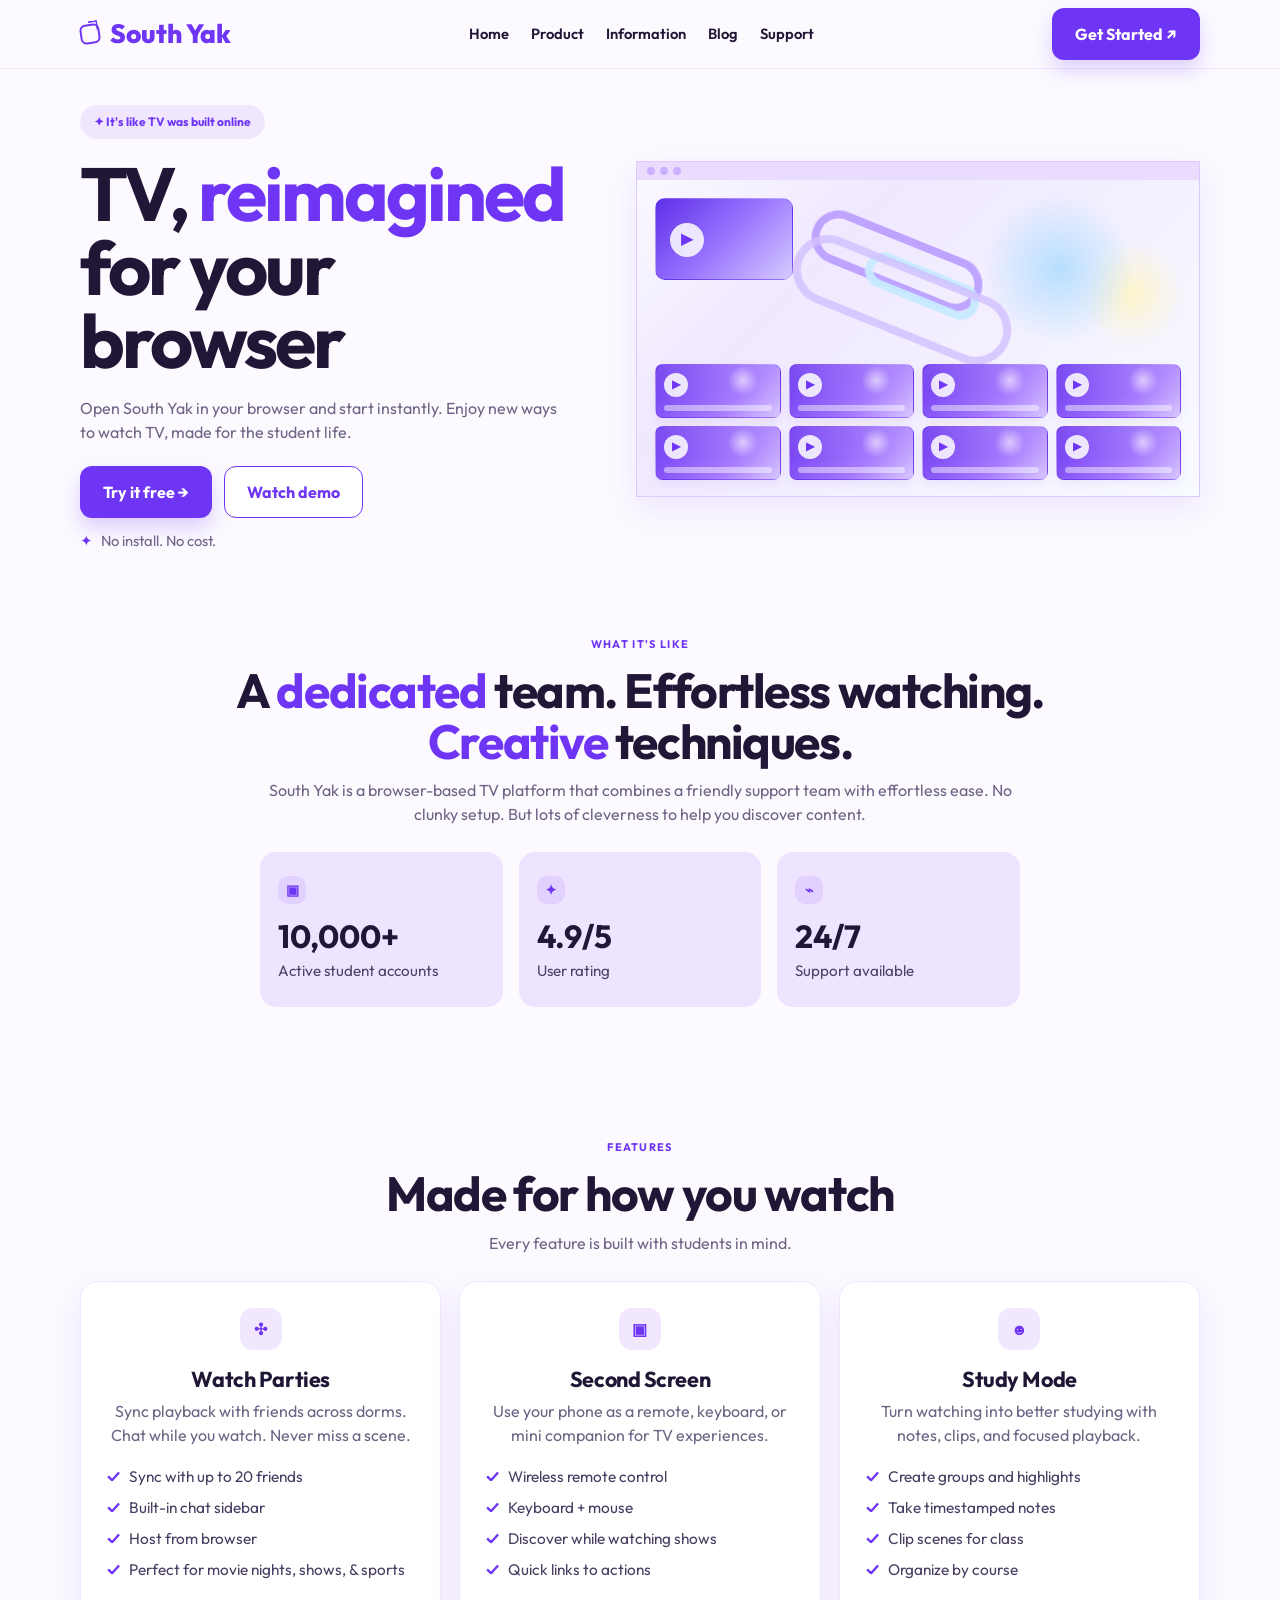
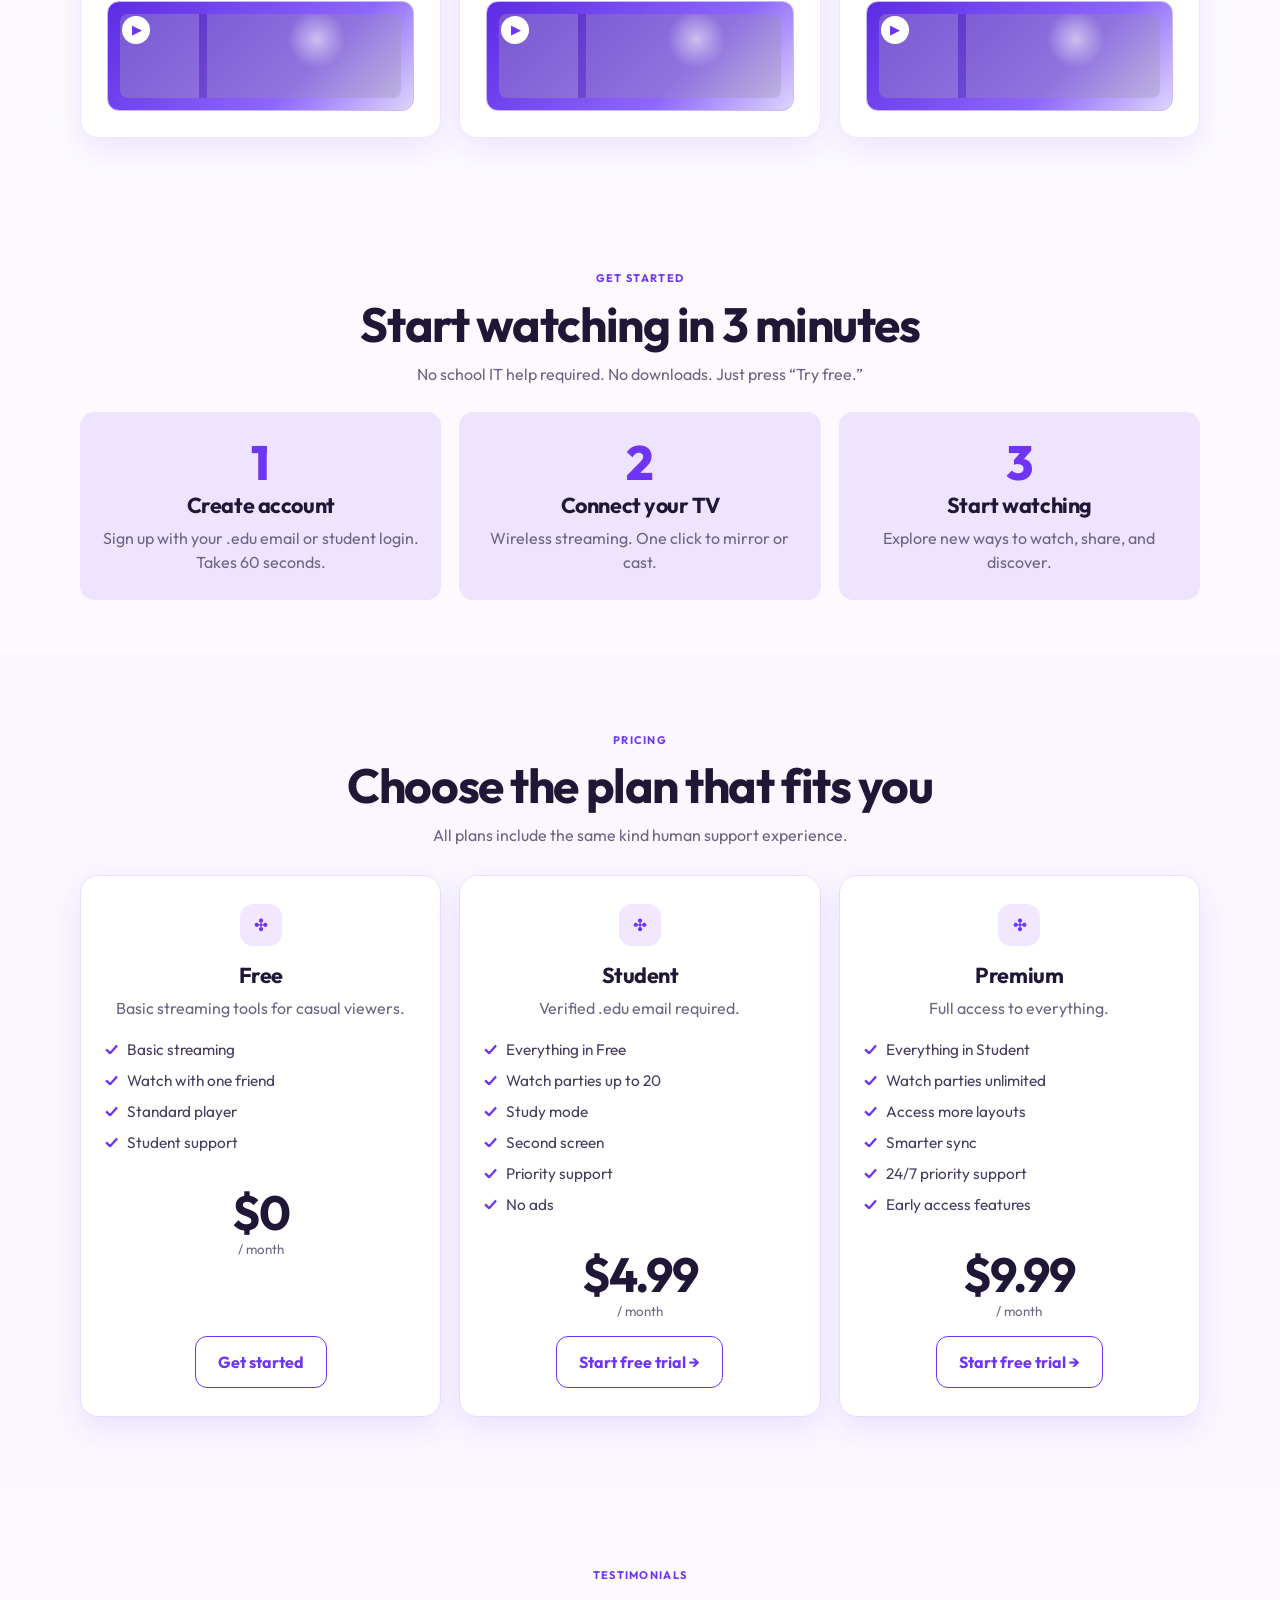
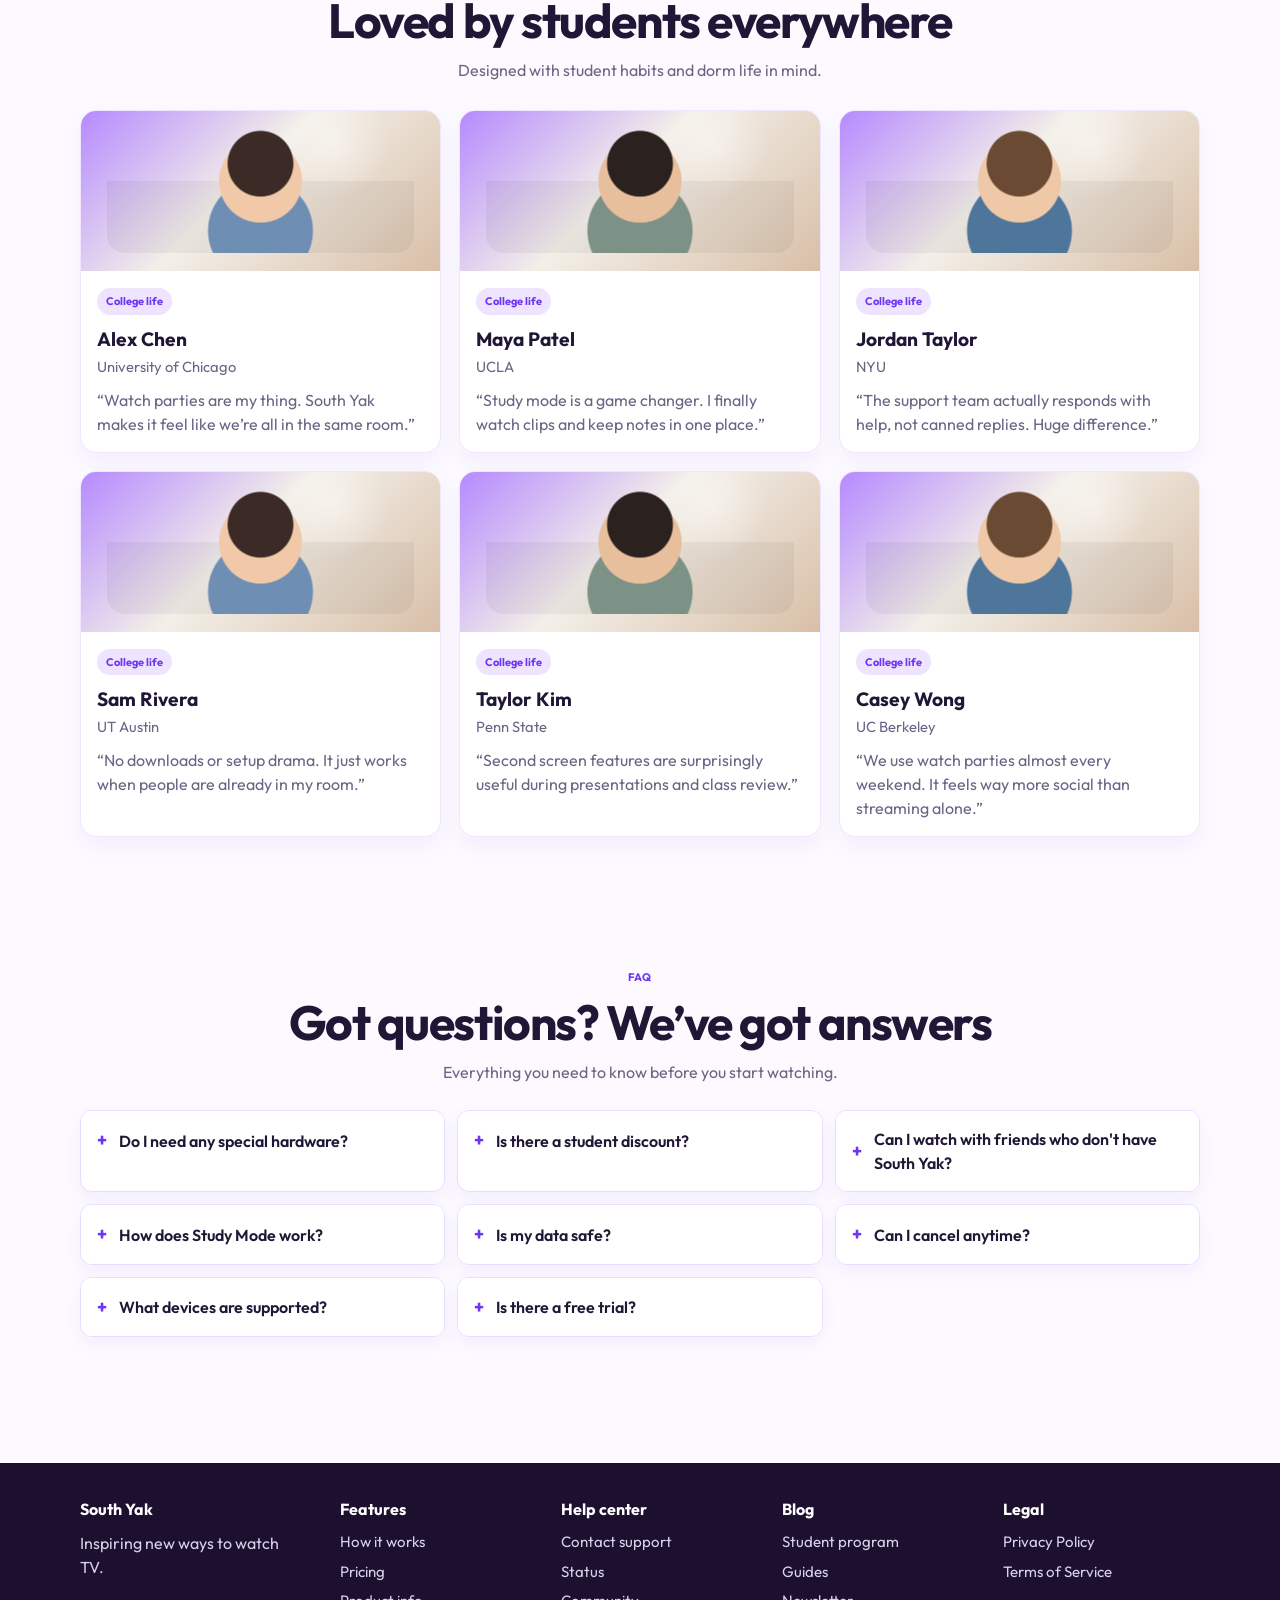
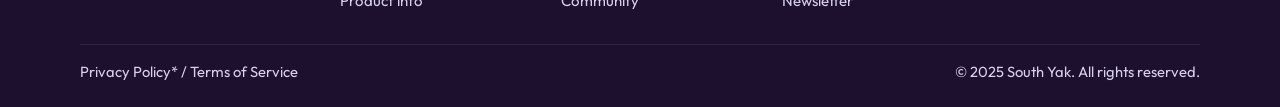
<file: product.html>
<!DOCTYPE html>
<html lang="en">
<head>
  <meta charset="UTF-8" />
  <meta name="viewport" content="width=device-width, initial-scale=1.0" />
  <title>South Yak</title>
  <link rel="preconnect" href="https://fonts.googleapis.com">
  <link rel="preconnect" href="https://fonts.gstatic.com" crossorigin>
  <link href="https://fonts.googleapis.com/css2?family=Outfit:wght@300;400;500;600;700;800&display=swap" rel="stylesheet">
  <style>
    :root{
      --bg:#fcfaff;
      --bg-soft:#f6efff;
      --panel:#ffffff;
      --purple:#6f35f5;
      --purple-dark:#5420d8;
      --purple-soft:#eee3ff;
      --text:#201636;
      --muted:#6d6485;
      --border:#dbcaff;
      --shadow:0 12px 30px rgba(111,53,245,.10);
      --radius-xl:28px;
      --radius-lg:22px;
      --radius-md:14px;
      --container:1120px;
    }

    *{margin:0;padding:0;box-sizing:border-box}
    html{scroll-behavior:smooth}
    body{
      font-family:"Outfit",sans-serif;
      background:var(--bg);
      color:var(--text);
      line-height:1.5;
    }
    a{text-decoration:none;color:inherit}
    img{max-width:100%;display:block}
    .container{width:min(var(--container),calc(100% - 28px));margin:0 auto}
    .section{padding:72px 0}
    .section-sm{padding:54px 0}
    .center{text-align:center}

    .eyebrow{
      display:inline-block;
      font-size:11px;
      text-transform:uppercase;
      letter-spacing:.12em;
      color:var(--purple);
      margin-bottom:12px;
      font-weight:700;
    }

    .pill{
      display:inline-flex;
      align-items:center;
      gap:8px;
      padding:8px 14px;
      border-radius:999px;
      background:#f0e7ff;
      color:var(--purple);
      font-size:12px;
      font-weight:700;
      margin-bottom:18px;
    }

    h1{
      font-size:clamp(2.5rem, 6vw, 4.7rem);
      line-height:.98;
      letter-spacing:-.04em;
      margin-bottom:18px;
    }

    h2{
      font-size:clamp(1.9rem, 4vw, 3rem);
      line-height:1.06;
      letter-spacing:-.03em;
      margin-bottom:12px;
    }

    h3{
      font-size:1.35rem;
      line-height:1.1;
      margin-bottom:8px;
      letter-spacing:-.02em;
    }

    p{
      color:var(--muted);
      font-size:1rem;
    }

    .highlight{color:var(--purple)}

    .btn{
      display:inline-flex;
      align-items:center;
      justify-content:center;
      gap:8px;
      padding:13px 22px;
      border-radius:12px;
      border:1.5px solid transparent;
      font-family:inherit;
      font-weight:700;
      cursor:pointer;
      transition:.25s ease;
      white-space:nowrap;
    }

    .btn-primary{
      background:var(--purple);
      color:#fff;
      box-shadow:0 10px 20px rgba(111,53,245,.22);
    }

    .btn-primary:hover{
      background:var(--purple-dark);
      transform:translateY(-1px);
    }

    .btn-outline{
      background:#fff;
      color:var(--purple);
      border-color:var(--purple);
    }

    .btn-outline:hover{
      background:#faf6ff;
    }

    /* NAV */
    .nav-wrap{
      position:sticky;
      top:0;
      z-index:1000;
      background:rgba(252,250,255,.92);
      backdrop-filter:blur(10px);
      border-bottom:1px solid rgba(219,202,255,.45);
    }

    nav{
      display:flex;
      align-items:center;
      justify-content:space-between;
      height:68px;
      gap:18px;
    }

    .brand{
      display:flex;
      align-items:center;
      gap:10px;
      color:var(--purple);
      font-weight:800;
      font-size:1.65rem;
    }

    .logo{
      width:20px;height:20px;
      border:2px solid var(--purple);
      border-radius:6px;
      position:relative;
      transform:rotate(-8deg);
    }

    .logo::after{
      content:"";
      position:absolute;
      width:8px;height:8px;
      border-top:2px solid var(--purple);
      border-right:2px solid var(--purple);
      top:-5px;right:-1px;
      border-radius:2px;
    }

    .nav-links{
      display:flex;
      align-items:center;
      gap:22px;
      font-size:.92rem;
      font-weight:600;
    }

    .nav-links a:hover{color:var(--purple)}
    .menu-toggle{
      display:none;
      background:none;
      border:none;
      font-size:26px;
      color:var(--purple);
      cursor:pointer;
    }

    /* HERO */
    .hero{
      padding:36px 0 50px;
    }

    .hero-grid{
      display:grid;
      grid-template-columns:1fr 1.08fr;
      gap:34px;
      align-items:center;
    }

    .hero-copy p{
      max-width:480px;
      margin-bottom:22px;
    }

    .hero-actions{
      display:flex;
      gap:12px;
      flex-wrap:wrap;
      margin-bottom:12px;
    }

    .hero-note{
      font-size:.92rem;
      color:var(--muted);
      display:flex;
      align-items:center;
      gap:8px;
    }

    .hero-note::before{
      content:"✦";
      color:var(--purple);
    }

    .browser{
      background:#fff;
      border:1.5px solid var(--border);
      border-radius:0;
      box-shadow:var(--shadow);
      overflow:hidden;
    }

    .browser-top{
      background:#e9dcff;
      height:18px;
      display:flex;
      align-items:center;
      padding:0 10px;
      gap:5px;
    }

    .dot{
      width:8px;height:8px;border-radius:50%;
      background:#cab0ff;
    }

    .browser-body{
      aspect-ratio: 16 / 9;
      background:
        radial-gradient(circle at 75% 28%, rgba(173,220,255,.85), transparent 16%),
        radial-gradient(circle at 88% 36%, rgba(255,245,190,.8), transparent 10%),
        linear-gradient(135deg, #faf8ff 0%, #f0e8ff 30%, #f8fbff 100%);
      position:relative;
      padding:20px;
    }

    .swirl{
      position:absolute;
      border-radius:999px;
      border:8px solid rgba(163,126,255,.65);
      transform:rotate(22deg);
      filter:blur(.2px);
    }

    .swirl.s1{width:180px;height:54px;left:170px;top:54px}
    .swirl.s2{width:120px;height:36px;left:225px;top:88px;border-color:rgba(200,234,255,.95)}
    .swirl.s3{width:230px;height:70px;left:150px;top:85px;border-color:rgba(209,192,255,.8)}

    .thumb-grid{
      position:absolute;
      left:18px;
      right:18px;
      bottom:16px;
      display:grid;
      grid-template-columns:repeat(4,1fr);
      gap:8px;
    }

    .thumb{
      height:54px;
      border-radius:8px;
      overflow:hidden;
      position:relative;
      background:linear-gradient(135deg,#6a34ef,#a87cff 65%, #d8c8ff);
      border:1px solid rgba(84,32,216,.15);
      box-shadow:0 4px 10px rgba(111,53,245,.08);
    }

    .thumb::before{
      content:"";
      position:absolute;
      inset:0;
      background:
        radial-gradient(circle at 70% 30%, rgba(255,255,255,.6), transparent 16%),
        linear-gradient(180deg,rgba(255,255,255,.12),transparent 60%);
    }

    .play{
      position:absolute;
      left:8px;
      top:8px;
      width:24px;height:24px;
      border-radius:50%;
      background:rgba(255,255,255,.85);
      display:grid;
      place-items:center;
      color:var(--purple);
      font-size:11px;
      font-weight:700;
    }

    .thumb-label{
      position:absolute;
      left:8px;
      bottom:6px;
      right:8px;
      height:6px;
      border-radius:999px;
      background:rgba(255,255,255,.45);
    }

    .big-thumb{
      position:absolute;
      left:18px;
      top:18px;
      width:138px;
      height:82px;
      border-radius:10px;
      background:linear-gradient(135deg,#5e2fe8,#9874ff,#d6cbff);
      overflow:hidden;
      border:1px solid rgba(84,32,216,.15);
    }

    .big-thumb .play{
      width:34px;height:34px;
      left:14px;top:24px;
      font-size:15px;
    }

    /* intro stats */
    .intro{
      padding-top:28px;
    }

    .intro p.lead{
      max-width:760px;
      margin:0 auto 26px;
      text-align:center;
    }

    .stats{
      display:grid;
      grid-template-columns:repeat(3,1fr);
      gap:16px;
      max-width:760px;
      margin:0 auto;
    }

    .stat{
      background:#efe4ff;
      border-radius:16px;
      padding:24px 18px;
      text-align:left;
    }

    .stat .mini-icon{
      width:28px;height:28px;
      border-radius:10px;
      background:#e0d1ff;
      color:var(--purple);
      display:grid;
      place-items:center;
      margin-bottom:16px;
      font-size:14px;
      font-weight:800;
    }

    .stat strong{
      display:block;
      font-size:2rem;
      line-height:1;
      margin-bottom:6px;
    }

    .stat span{
      color:#4e4367;
      font-size:.95rem;
    }

    /* feature cards */
    .features-grid{
      display:grid;
      grid-template-columns:repeat(3,1fr);
      gap:18px;
      margin-top:26px;
    }

    .feature-card{
      background:#fff;
      border-radius:18px;
      padding:26px;
      box-shadow:var(--shadow);
      border:1.5px solid #f0e7ff;
      min-height:440px;
      display:flex;
      flex-direction:column;
    }

    .icon{
      width:42px;height:42px;
      border-radius:13px;
      display:grid;
      place-items:center;
      background:#f1e7ff;
      color:var(--purple);
      font-weight:800;
      margin:0 auto 18px;
    }

    .feature-card h3,
    .feature-card p{
      text-align:center;
    }

    .bullets{
      list-style:none;
      margin:18px 0 20px;
      display:grid;
      gap:8px;
    }

    .bullets li{
      color:#483d61;
      font-size:.96rem;
      position:relative;
      padding-left:22px;
    }

    .bullets li::before{
      content:"✓";
      position:absolute;
      left:0;
      top:0;
      color:var(--purple);
      font-weight:800;
    }

    .feature-shot{
      margin-top:auto;
      height:110px;
      border-radius:12px;
      background:
        linear-gradient(135deg,#5d2be4,#8d67fb 65%,#ded5ff),
        #fff;
      border:1.5px solid #ceb6ff;
      position:relative;
      overflow:hidden;
    }

    .feature-shot::before{
      content:"";
      position:absolute;
      inset:12px;
      border-radius:8px;
      background:
        linear-gradient(90deg, rgba(255,255,255,.22) 0 28%, transparent 28% 31%, rgba(255,255,255,.18) 31% 100%),
        radial-gradient(circle at 70% 30%, rgba(255,255,255,.55), transparent 14%),
        rgba(30,16,56,.18);
    }

    .feature-shot::after{
      content:"▶";
      position:absolute;
      width:28px;height:28px;
      border-radius:50%;
      left:14px;top:14px;
      background:#fff;
      color:var(--purple);
      display:grid;
      place-items:center;
      font-size:12px;
      font-weight:800;
    }

    /* steps */
    .steps-grid{
      display:grid;
      grid-template-columns:repeat(3,1fr);
      gap:18px;
      margin-top:26px;
    }

    .step{
      background:#efe4ff;
      border-radius:14px;
      padding:26px 20px;
      text-align:center;
    }

    .step .num{
      color:var(--purple);
      font-size:3rem;
      line-height:1;
      font-weight:800;
      margin-bottom:8px;
    }

    /* pricing */
    .pricing-wrap{
      background:#faf7ff;
    }

    .pricing-grid{
      display:grid;
      grid-template-columns:repeat(3,1fr);
      gap:18px;
      margin-top:28px;
    }

    .price-card{
      background:#fff;
      border:1.5px solid #eadcff;
      box-shadow:var(--shadow);
      border-radius:18px;
      padding:28px 24px;
      display:flex;
      flex-direction:column;
      min-height:430px;
    }

    .price-card .icon{
      margin-left:auto;
      margin-right:auto;
    }

    .price-card h3, .price-card p{
      text-align:center;
    }

    .price{
      text-align:center;
      margin:14px 0 14px;
    }

    .price strong{
      font-size:3rem;
      line-height:1;
      letter-spacing:-.04em;
    }

    .price small{
      display:block;
      color:var(--muted);
      margin-top:4px;
    }

    .price-card .btn{
      margin-top:auto;
      align-self:center;
    }

    /* testimonials */
    .testimonials-grid{
      display:grid;
      grid-template-columns:repeat(3,1fr);
      gap:18px;
      margin-top:28px;
    }

    .testimonial{
      background:#fff;
      border:1.5px solid #f0e7ff;
      border-radius:16px;
      overflow:hidden;
      box-shadow:0 10px 22px rgba(111,53,245,.06);
    }

    .avatar{
      height:160px;
      background:
        radial-gradient(circle at 70% 20%, rgba(255,255,255,.45), transparent 20%),
        linear-gradient(135deg,#b58aff,#f3efe8 45%, #d8bfa7 100%);
      position:relative;
    }

    .avatar::after{
      content:"";
      position:absolute;
      inset:18px 26px;
      border-radius:18px;
      background:
        radial-gradient(circle at 50% 28%, #3b2a25 0 18%, transparent 19%),
        radial-gradient(circle at 50% 42%, #f1c9a8 0 24%, transparent 25%),
        radial-gradient(circle at 50% 82%, #6e8fb3 0 28%, transparent 29%),
        linear-gradient(180deg, transparent 0 42%, rgba(20,20,20,.05) 42% 100%);
      background-repeat:no-repeat;
    }

    .testimonial:nth-child(2) .avatar::after,
    .testimonial:nth-child(5) .avatar::after{
      background:
        radial-gradient(circle at 50% 28%, #2b221f 0 18%, transparent 19%),
        radial-gradient(circle at 50% 42%, #e8bf9d 0 24%, transparent 25%),
        radial-gradient(circle at 50% 82%, #7d9286 0 28%, transparent 29%),
        linear-gradient(180deg, transparent 0 42%, rgba(20,20,20,.05) 42% 100%);
    }

    .testimonial:nth-child(3) .avatar::after,
    .testimonial:nth-child(6) .avatar::after{
      background:
        radial-gradient(circle at 50% 28%, #6b4a33 0 18%, transparent 19%),
        radial-gradient(circle at 50% 42%, #efc8a7 0 24%, transparent 25%),
        radial-gradient(circle at 50% 82%, #4e769a 0 28%, transparent 29%),
        linear-gradient(180deg, transparent 0 42%, rgba(20,20,20,.05) 42% 100%);
    }

    .testimonial-body{
      padding:16px;
    }

    .tag{
      display:inline-block;
      font-size:11px;
      font-weight:700;
      color:var(--purple);
      background:#efe4ff;
      padding:5px 9px;
      border-radius:999px;
      margin-bottom:10px;
    }

    .testimonial h4{
      font-size:1.2rem;
      margin-bottom:2px;
    }

    .school{
      font-size:.92rem;
      color:var(--muted);
      margin-bottom:10px;
    }

    /* FAQ */
    .faq-grid{
      display:grid;
      grid-template-columns:repeat(3,1fr);
      gap:12px;
      margin-top:26px;
    }

    .faq-item{
      background:#fff;
      border:1.5px solid #eadcff;
      border-radius:12px;
      box-shadow:0 8px 18px rgba(111,53,245,.06);
      overflow:hidden;
    }

    .faq-question{
      width:100%;
      text-align:left;
      background:#fff;
      border:none;
      padding:16px 16px;
      font:inherit;
      color:var(--text);
      display:flex;
      align-items:center;
      gap:12px;
      cursor:pointer;
      font-weight:600;
    }

    .faq-plus{
      color:var(--purple);
      font-size:1.1rem;
      font-weight:800;
    }

    .faq-answer{
      max-height:0;
      overflow:hidden;
      transition:max-height .28s ease;
      padding:0 16px;
    }

    .faq-item.open .faq-answer{
      max-height:140px;
      padding:0 16px 16px;
    }

    /* footer */
    footer{
      background:#1d102f;
      color:#fff;
      padding:34px 0 24px;
      margin-top:72px;
    }

    .footer-grid{
      display:grid;
      grid-template-columns:1.2fr repeat(4,1fr);
      gap:24px;
    }

    .footer-col h5{
      margin-bottom:10px;
      font-size:1rem;
    }

    .footer-col a{
      display:block;
      color:#d9d1eb;
      font-size:.94rem;
      margin:7px 0;
    }

    .footer-bottom{
      margin-top:24px;
      padding-top:16px;
      border-top:1px solid rgba(255,255,255,.08);
      display:flex;
      justify-content:space-between;
      flex-wrap:wrap;
      gap:12px;
      color:#d9d1eb;
      font-size:.92rem;
    }

    /* reveal */
    .reveal{
      opacity:0;
      transform:translateY(24px);
      transition:all .7s ease;
    }
    .reveal.visible{
      opacity:1;
      transform:none;
    }

    /* responsive */
    @media (max-width: 980px){
      .hero-grid,
      .features-grid,
      .steps-grid,
      .pricing-grid,
      .testimonials-grid,
      .faq-grid,
      .stats,
      .footer-grid{
        grid-template-columns:1fr;
      }

      .nav-links{
        position:absolute;
        top:68px;
        left:0;
        right:0;
        background:rgba(252,250,255,.98);
        border-bottom:1px solid rgba(219,202,255,.5);
        padding:18px;
        display:none;
        flex-direction:column;
        align-items:flex-start;
      }

      .nav-links.open{display:flex}
      .menu-toggle{display:block}
      .nav-cta{display:none}
    }

    @media (max-width: 640px){
      .section{padding:56px 0}
      nav{height:64px}
      .hero{padding-top:24px}
      .hero-actions{flex-direction:column}
      .hero-actions .btn{width:100%}
      .thumb-grid{grid-template-columns:repeat(2,1fr)}
      .big-thumb{position:relative;left:auto;top:auto;width:100%;margin-bottom:14px}
      .browser-body{padding:14px}
      .avatar{height:140px}
    }
  </style>
</head>
<body>

  <div class="nav-wrap">
    <div class="container">
      <nav>
        <a href="#" class="brand">
          <span class="logo"></span>
          <span>South Yak</span>
        </a>

        <button class="menu-toggle" id="menuToggle">☰</button>

        <div class="nav-links" id="navLinks">
          <a href="#home">Home</a>
          <a href="#product">Product</a>
          <a href="#information">Information</a>
          <a href="#blog">Blog</a>
          <a href="#support">Support</a>
        </div>

        <a href="#pricing" class="btn btn-primary nav-cta">Get Started ↗</a>
      </nav>
    </div>
  </div>

  <main id="home">
    <section class="hero">
      <div class="container hero-grid">
        <div class="hero-copy reveal">
          <span class="pill">✦ It's like TV was built online</span>
          <h1>TV, <span class="highlight">reimagined</span> for your browser</h1>
          <p>
            Open South Yak in your browser and start instantly. Enjoy new ways to watch TV,
            made for the student life.
          </p>
          <div class="hero-actions">
            <a href="#" class="btn btn-primary">Try it free →</a>
            <a href="#" class="btn btn-outline">Watch demo</a>
          </div>
          <div class="hero-note">No install. No cost.</div>
        </div>

        <div class="browser reveal">
          <div class="browser-top">
            <span class="dot"></span>
            <span class="dot"></span>
            <span class="dot"></span>
          </div>
          <div class="browser-body">
            <div class="big-thumb">
              <span class="play">▶</span>
            </div>

            <div class="swirl s1"></div>
            <div class="swirl s2"></div>
            <div class="swirl s3"></div>

            <div class="thumb-grid">
              <div class="thumb"><span class="play">▶</span><span class="thumb-label"></span></div>
              <div class="thumb"><span class="play">▶</span><span class="thumb-label"></span></div>
              <div class="thumb"><span class="play">▶</span><span class="thumb-label"></span></div>
              <div class="thumb"><span class="play">▶</span><span class="thumb-label"></span></div>
              <div class="thumb"><span class="play">▶</span><span class="thumb-label"></span></div>
              <div class="thumb"><span class="play">▶</span><span class="thumb-label"></span></div>
              <div class="thumb"><span class="play">▶</span><span class="thumb-label"></span></div>
              <div class="thumb"><span class="play">▶</span><span class="thumb-label"></span></div>
            </div>
          </div>
        </div>
      </div>
    </section>

    <section class="intro section-sm">
      <div class="container">
        <div class="center reveal">
          <span class="eyebrow">What it's like</span>
          <h2>A <span class="highlight">dedicated</span> team. Effortless watching.<br><span class="highlight">Creative</span> techniques.</h2>
          <p class="lead">
            South Yak is a browser-based TV platform that combines a friendly support team with effortless ease.
            No clunky setup. But lots of cleverness to help you discover content.
          </p>
        </div>

        <div class="stats">
          <div class="stat reveal">
            <div class="mini-icon">▣</div>
            <strong>10,000+</strong>
            <span>Active student accounts</span>
          </div>
          <div class="stat reveal">
            <div class="mini-icon">✦</div>
            <strong>4.9/5</strong>
            <span>User rating</span>
          </div>
          <div class="stat reveal">
            <div class="mini-icon">⌁</div>
            <strong>24/7</strong>
            <span>Support available</span>
          </div>
        </div>
      </div>
    </section>

    <section class="section" id="product">
      <div class="container">
        <div class="center reveal">
          <span class="eyebrow">Features</span>
          <h2>Made for how you watch</h2>
          <p>Every feature is built with students in mind.</p>
        </div>

        <div class="features-grid">
          <div class="feature-card reveal">
            <div class="icon">✣</div>
            <h3>Watch Parties</h3>
            <p>Sync playback with friends across dorms. Chat while you watch. Never miss a scene.</p>
            <ul class="bullets">
              <li>Sync with up to 20 friends</li>
              <li>Built-in chat sidebar</li>
              <li>Host from browser</li>
              <li>Perfect for movie nights, shows, & sports</li>
            </ul>
            <div class="feature-shot"></div>
          </div>

          <div class="feature-card reveal">
            <div class="icon">▣</div>
            <h3>Second Screen</h3>
            <p>Use your phone as a remote, keyboard, or mini companion for TV experiences.</p>
            <ul class="bullets">
              <li>Wireless remote control</li>
              <li>Keyboard + mouse</li>
              <li>Discover while watching shows</li>
              <li>Quick links to actions</li>
            </ul>
            <div class="feature-shot"></div>
          </div>

          <div class="feature-card reveal">
            <div class="icon">☻</div>
            <h3>Study Mode</h3>
            <p>Turn watching into better studying with notes, clips, and focused playback.</p>
            <ul class="bullets">
              <li>Create groups and highlights</li>
              <li>Take timestamped notes</li>
              <li>Clip scenes for class</li>
              <li>Organize by course</li>
            </ul>
            <div class="feature-shot"></div>
          </div>
        </div>
      </div>
    </section>

    <section class="section-sm">
      <div class="container">
        <div class="center reveal">
          <span class="eyebrow">Get started</span>
          <h2>Start watching in 3 minutes</h2>
          <p>No school IT help required. No downloads. Just press “Try free.”</p>
        </div>

        <div class="steps-grid">
          <div class="step reveal">
            <div class="num">1</div>
            <h3>Create account</h3>
            <p>Sign up with your .edu email or student login. Takes 60 seconds.</p>
          </div>
          <div class="step reveal">
            <div class="num">2</div>
            <h3>Connect your TV</h3>
            <p>Wireless streaming. One click to mirror or cast.</p>
          </div>
          <div class="step reveal">
            <div class="num">3</div>
            <h3>Start watching</h3>
            <p>Explore new ways to watch, share, and discover.</p>
          </div>
        </div>
      </div>
    </section>

    <section class="section pricing-wrap" id="pricing">
      <div class="container">
        <div class="center reveal">
          <span class="eyebrow">Pricing</span>
          <h2>Choose the plan that fits you</h2>
          <p>All plans include the same kind human support experience.</p>
        </div>

        <div class="pricing-grid">
          <div class="price-card reveal">
            <div class="icon">✣</div>
            <h3>Free</h3>
            <p>Basic streaming tools for casual viewers.</p>
            <ul class="bullets">
              <li>Basic streaming</li>
              <li>Watch with one friend</li>
              <li>Standard player</li>
              <li>Student support</li>
            </ul>
            <div class="price">
              <strong>$0</strong>
              <small>/ month</small>
            </div>
            <a href="#" class="btn btn-outline">Get started</a>
          </div>

          <div class="price-card reveal">
            <div class="icon">✣</div>
            <h3>Student</h3>
            <p>Verified .edu email required.</p>
            <ul class="bullets">
              <li>Everything in Free</li>
              <li>Watch parties up to 20</li>
              <li>Study mode</li>
              <li>Second screen</li>
              <li>Priority support</li>
              <li>No ads</li>
            </ul>
            <div class="price">
              <strong>$4.99</strong>
              <small>/ month</small>
            </div>
            <a href="#" class="btn btn-outline">Start free trial →</a>
          </div>

          <div class="price-card reveal">
            <div class="icon">✣</div>
            <h3>Premium</h3>
            <p>Full access to everything.</p>
            <ul class="bullets">
              <li>Everything in Student</li>
              <li>Watch parties unlimited</li>
              <li>Access more layouts</li>
              <li>Smarter sync</li>
              <li>24/7 priority support</li>
              <li>Early access features</li>
            </ul>
            <div class="price">
              <strong>$9.99</strong>
              <small>/ month</small>
            </div>
            <a href="#" class="btn btn-outline">Start free trial →</a>
          </div>
        </div>
      </div>
    </section>

    <section class="section" id="blog">
      <div class="container">
        <div class="center reveal">
          <span class="eyebrow">Testimonials</span>
          <h2>Loved by students everywhere</h2>
          <p>Designed with student habits and dorm life in mind.</p>
        </div>

        <div class="testimonials-grid">
          <div class="testimonial reveal">
            <div class="avatar"></div>
            <div class="testimonial-body">
              <span class="tag">College life</span>
              <h4>Alex Chen</h4>
              <div class="school">University of Chicago</div>
              <p>“Watch parties are my thing. South Yak makes it feel like we’re all in the same room.”</p>
            </div>
          </div>

          <div class="testimonial reveal">
            <div class="avatar"></div>
            <div class="testimonial-body">
              <span class="tag">College life</span>
              <h4>Maya Patel</h4>
              <div class="school">UCLA</div>
              <p>“Study mode is a game changer. I finally watch clips and keep notes in one place.”</p>
            </div>
          </div>

          <div class="testimonial reveal">
            <div class="avatar"></div>
            <div class="testimonial-body">
              <span class="tag">College life</span>
              <h4>Jordan Taylor</h4>
              <div class="school">NYU</div>
              <p>“The support team actually responds with help, not canned replies. Huge difference.”</p>
            </div>
          </div>

          <div class="testimonial reveal">
            <div class="avatar"></div>
            <div class="testimonial-body">
              <span class="tag">College life</span>
              <h4>Sam Rivera</h4>
              <div class="school">UT Austin</div>
              <p>“No downloads or setup drama. It just works when people are already in my room.”</p>
            </div>
          </div>

          <div class="testimonial reveal">
            <div class="avatar"></div>
            <div class="testimonial-body">
              <span class="tag">College life</span>
              <h4>Taylor Kim</h4>
              <div class="school">Penn State</div>
              <p>“Second screen features are surprisingly useful during presentations and class review.”</p>
            </div>
          </div>

          <div class="testimonial reveal">
            <div class="avatar"></div>
            <div class="testimonial-body">
              <span class="tag">College life</span>
              <h4>Casey Wong</h4>
              <div class="school">UC Berkeley</div>
              <p>“We use watch parties almost every weekend. It feels way more social than streaming alone.”</p>
            </div>
          </div>
        </div>
      </div>
    </section>

    <section class="section-sm" id="support">
      <div class="container">
        <div class="center reveal">
          <span class="eyebrow">FAQ</span>
          <h2>Got questions? We’ve got answers</h2>
          <p>Everything you need to know before you start watching.</p>
        </div>

        <div class="faq-grid">
          <div class="faq-item reveal">
            <button class="faq-question">
              <span class="faq-plus">+</span>
              <span>Do I need any special hardware?</span>
            </button>
            <div class="faq-answer">
              <p>Nope. South Yak works right in your browser and supports most modern TVs or casting devices.</p>
            </div>
          </div>

          <div class="faq-item reveal">
            <button class="faq-question">
              <span class="faq-plus">+</span>
              <span>Is there a student discount?</span>
            </button>
            <div class="faq-answer">
              <p>Yes — our Student plan is discounted for verified .edu users.</p>
            </div>
          </div>

          <div class="faq-item reveal">
            <button class="faq-question">
              <span class="faq-plus">+</span>
              <span>Can I watch with friends who don't have South Yak?</span>
            </button>
            <div class="faq-answer">
              <p>Yes. Hosts can invite friends to join selected sessions depending on the plan.</p>
            </div>
          </div>

          <div class="faq-item reveal">
            <button class="faq-question">
              <span class="faq-plus">+</span>
              <span>How does Study Mode work?</span>
            </button>
            <div class="faq-answer">
              <p>It lets you take notes, save clips, and organize viewing by topic or course.</p>
            </div>
          </div>

          <div class="faq-item reveal">
            <button class="faq-question">
              <span class="faq-plus">+</span>
              <span>Is my data safe?</span>
            </button>
            <div class="faq-answer">
              <p>Yes. We use secure authentication and keep data collection minimal.</p>
            </div>
          </div>

          <div class="faq-item reveal">
            <button class="faq-question">
              <span class="faq-plus">+</span>
              <span>Can I cancel anytime?</span>
            </button>
            <div class="faq-answer">
              <p>Absolutely. There are no contracts, and you can cancel from your account dashboard.</p>
            </div>
          </div>

          <div class="faq-item reveal">
            <button class="faq-question">
              <span class="faq-plus">+</span>
              <span>What devices are supported?</span>
            </button>
            <div class="faq-answer">
              <p>Chrome, Safari, Firefox, Edge, phones, tablets, laptops, and most smart TVs.</p>
            </div>
          </div>

          <div class="faq-item reveal">
            <button class="faq-question">
              <span class="faq-plus">+</span>
              <span>Is there a free trial?</span>
            </button>
            <div class="faq-answer">
              <p>Yes — paid plans can include a free trial depending on promotions.</p>
            </div>
          </div>
        </div>
      </div>
    </section>
  </main>

  <footer>
    <div class="container">
      <div class="footer-grid">
        <div class="footer-col">
          <h5>South Yak</h5>
          <p style="color:#d9d1eb;max-width:220px;">Inspiring new ways to watch TV.</p>
        </div>

        <div class="footer-col">
          <h5>Features</h5>
          <a href="#">How it works</a>
          <a href="#">Pricing</a>
          <a href="#">Product info</a>
        </div>

        <div class="footer-col">
          <h5>Help center</h5>
          <a href="#">Contact support</a>
          <a href="#">Status</a>
          <a href="#">Community</a>
        </div>

        <div class="footer-col">
          <h5>Blog</h5>
          <a href="#">Student program</a>
          <a href="#">Guides</a>
          <a href="#">Newsletter</a>
        </div>

        <div class="footer-col">
          <h5>Legal</h5>
          <a href="#">Privacy Policy</a>
          <a href="#">Terms of Service</a>
        </div>
      </div>

      <div class="footer-bottom">
        <div>Privacy Policy* / Terms of Service</div>
        <div>© 2025 South Yak. All rights reserved.</div>
      </div>
    </div>
  </footer>

  <script>
    const menuToggle = document.getElementById("menuToggle");
    const navLinks = document.getElementById("navLinks");

    menuToggle.addEventListener("click", () => {
      navLinks.classList.toggle("open");
    });

    document.querySelectorAll(".nav-links a").forEach(link => {
      link.addEventListener("click", () => navLinks.classList.remove("open"));
    });

    const reveals = document.querySelectorAll(".reveal");
    const observer = new IntersectionObserver((entries) => {
      entries.forEach(entry => {
        if (entry.isIntersecting) {
          entry.target.classList.add("visible");
        }
      });
    }, { threshold: 0.12 });

    reveals.forEach(el => observer.observe(el));

    document.querySelectorAll(".faq-item").forEach(item => {
      const btn = item.querySelector(".faq-question");
      btn.addEventListener("click", () => {
        item.classList.toggle("open");
      });
    });
  </script>
</body>
</html>
</file>
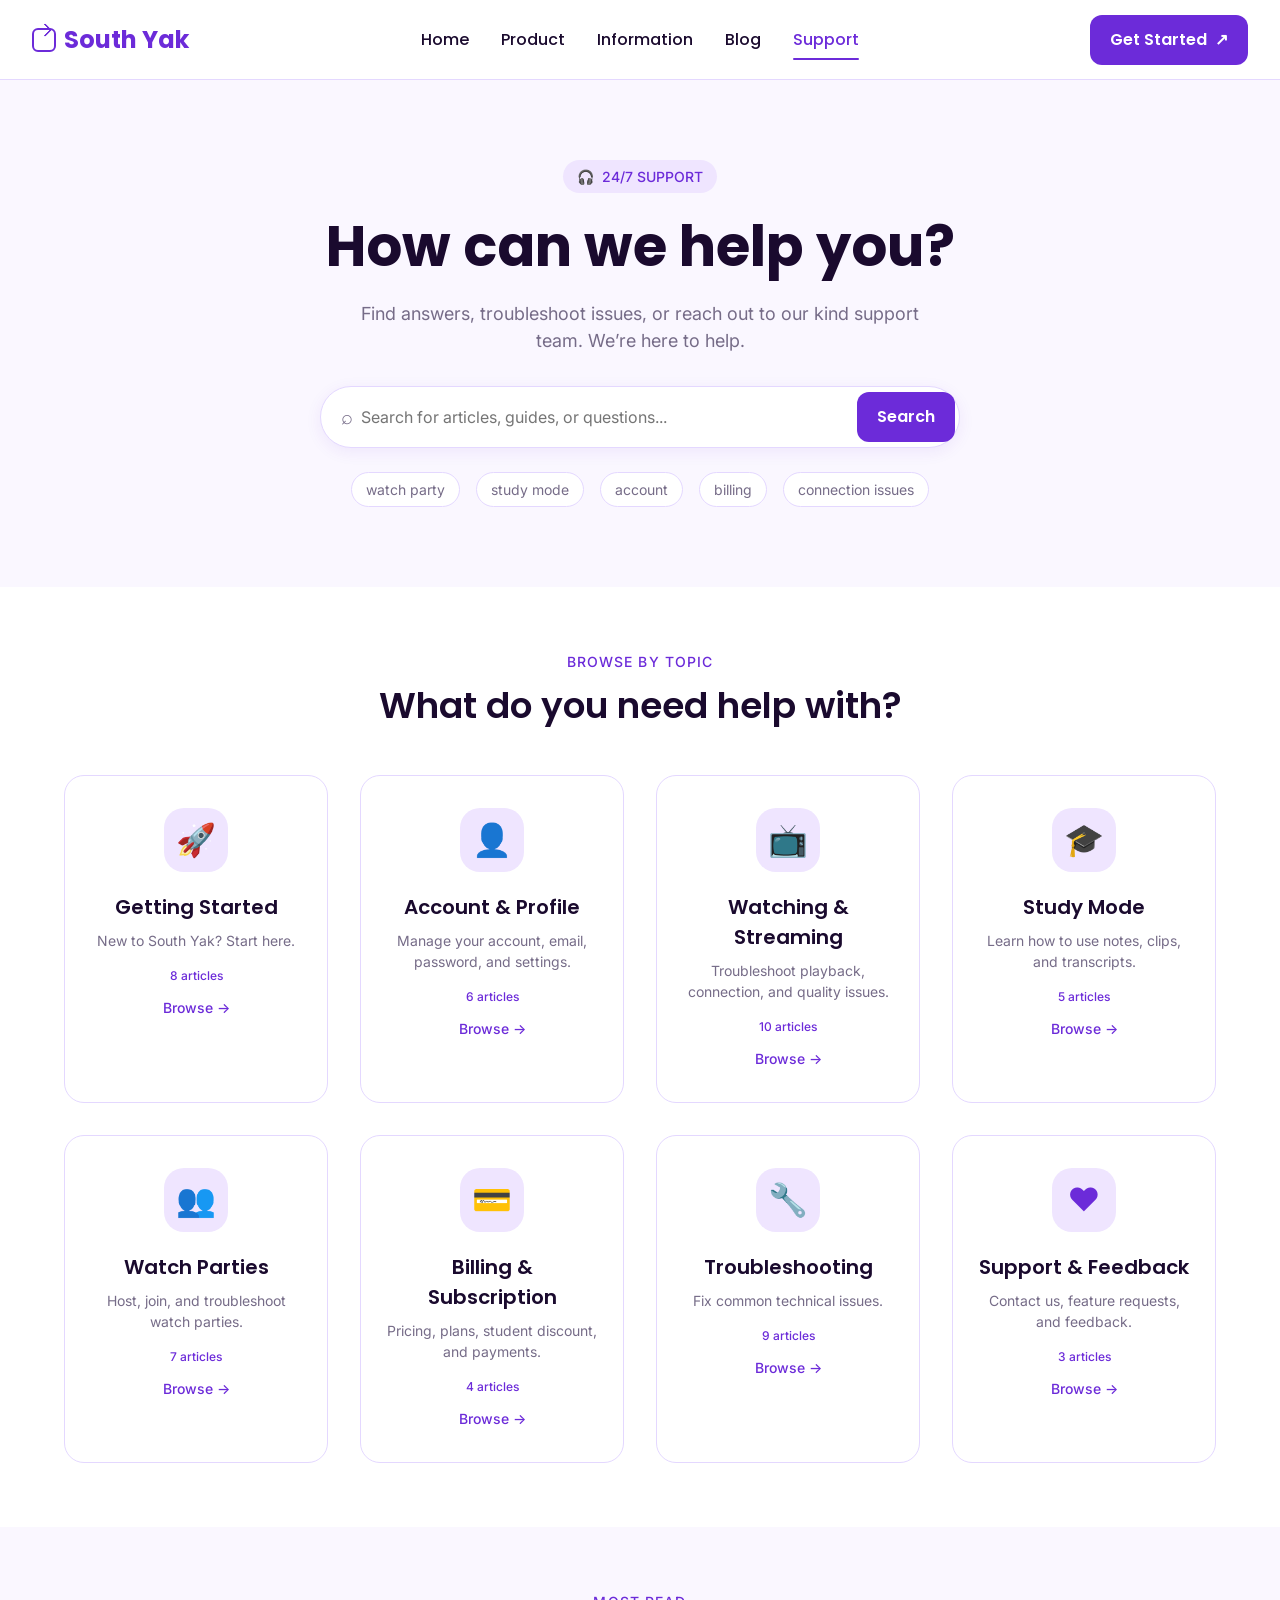
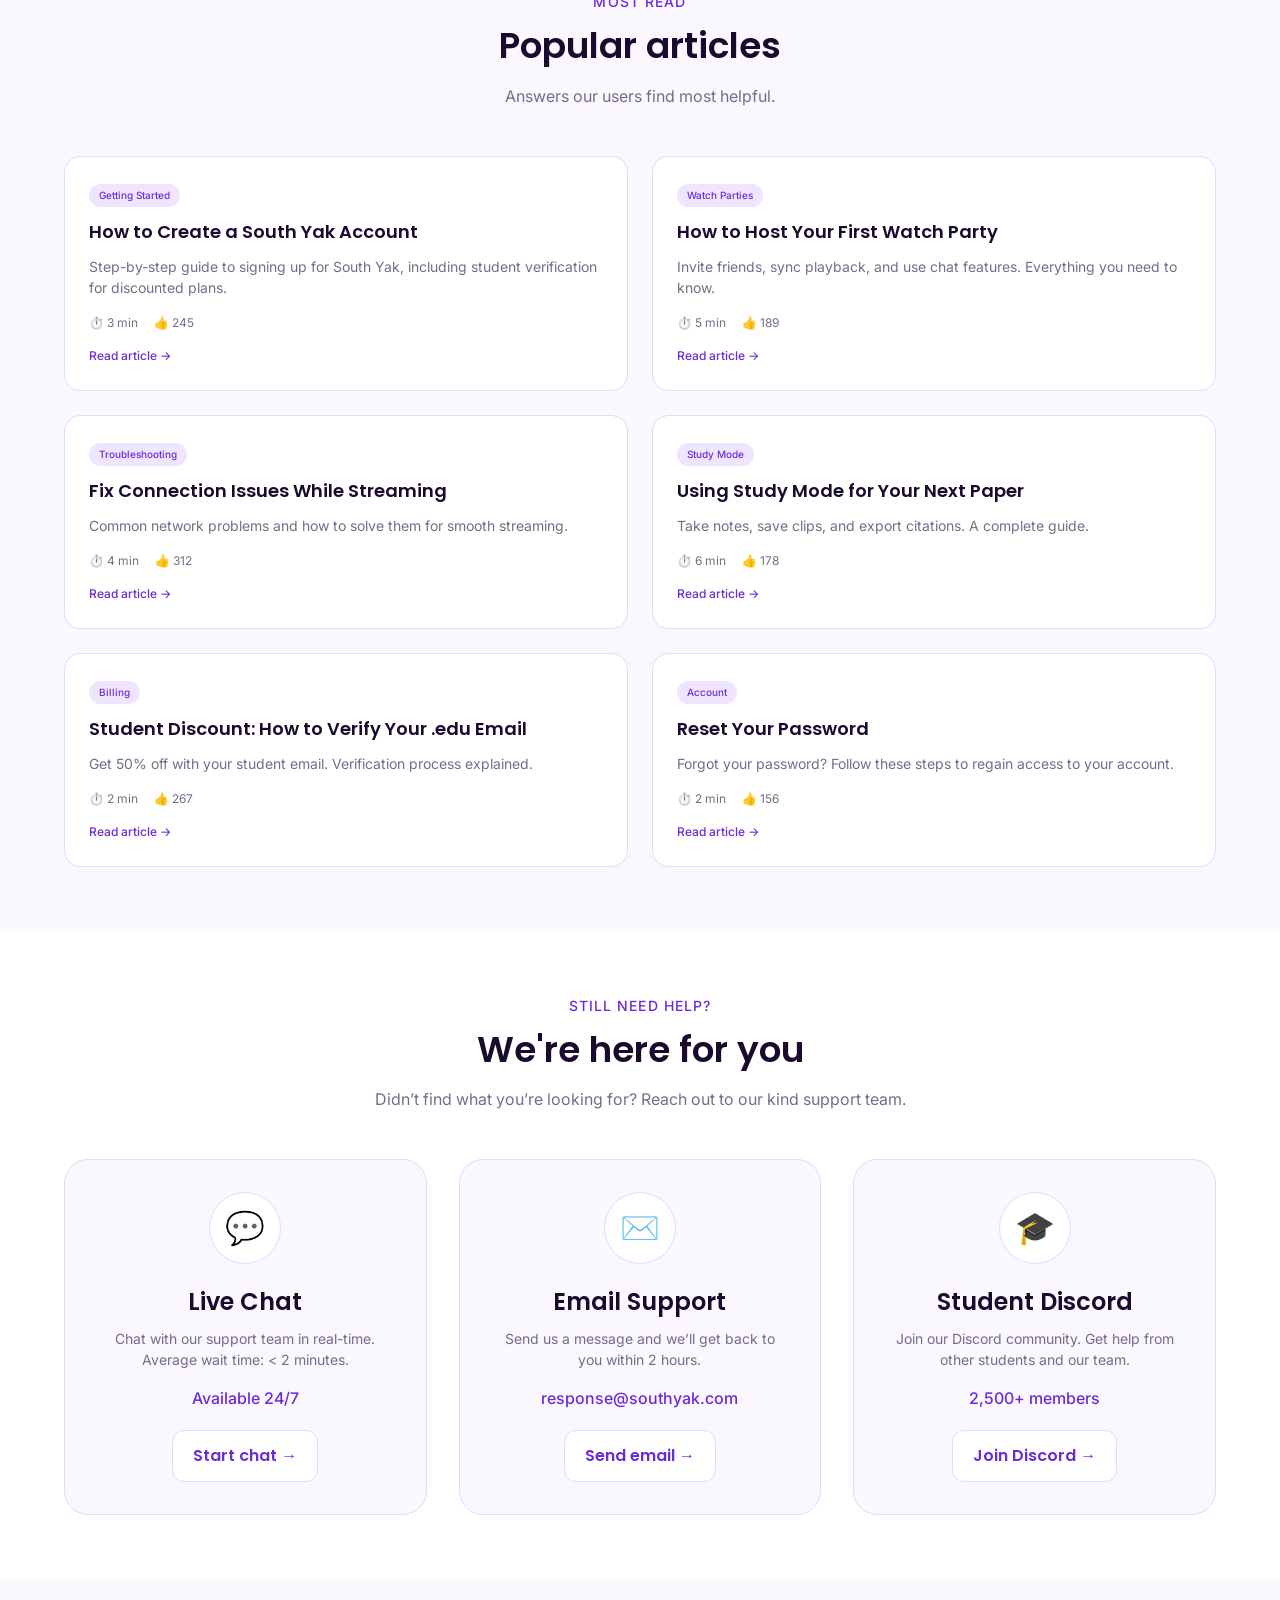
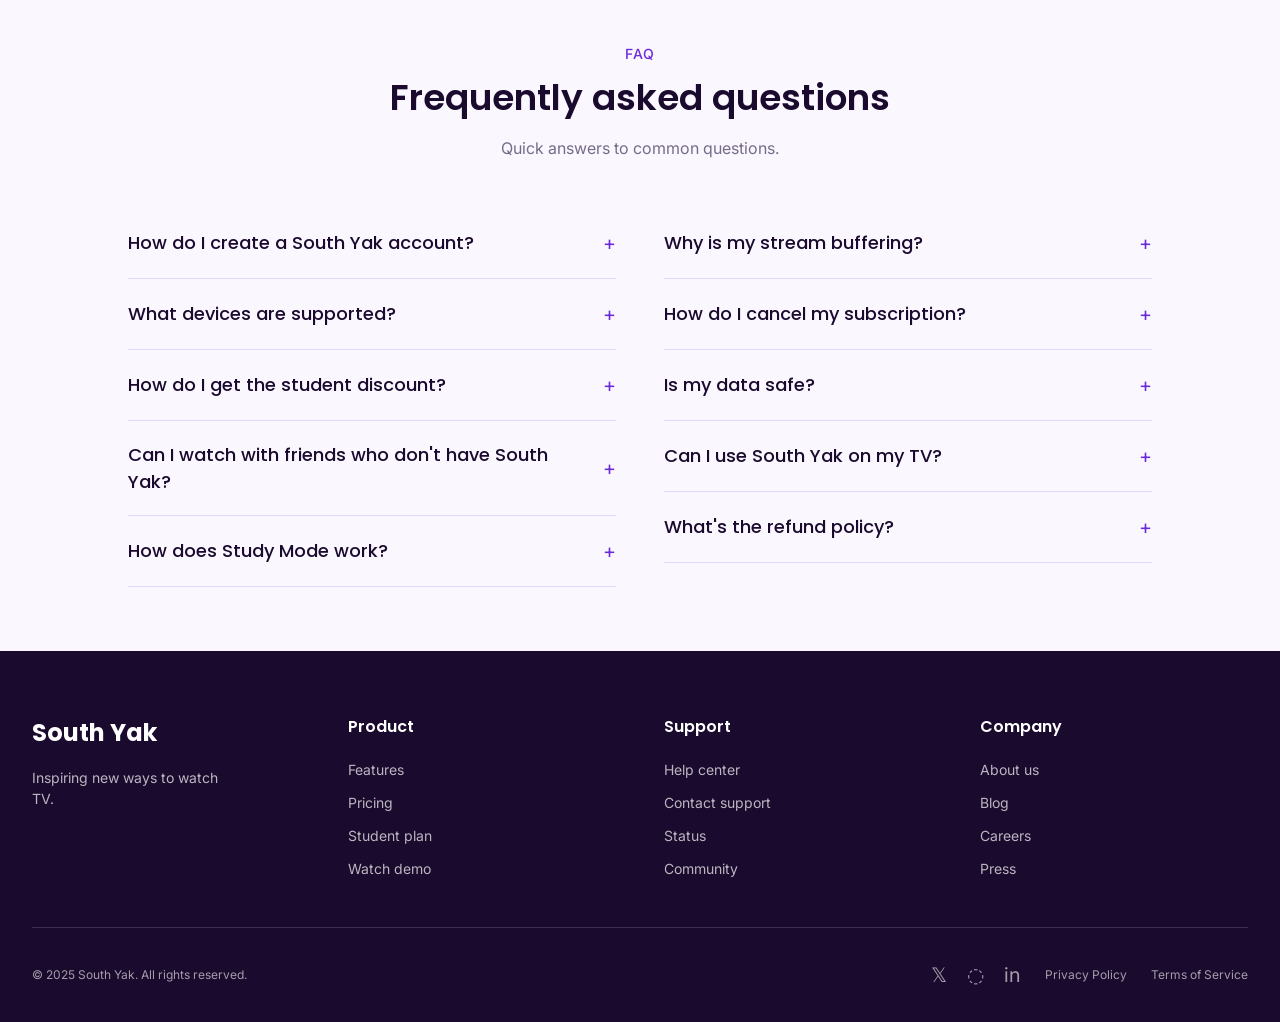
<file: support.html>
<!DOCTYPE html>
<html lang="en">
<head>
  <meta charset="UTF-8" />
  <meta name="viewport" content="width=device-width, initial-scale=1.0" />
  <title>South Yak — Support</title>
  <link rel="preconnect" href="https://fonts.googleapis.com">
  <link rel="preconnect" href="https://fonts.gstatic.com" crossorigin>
  <link href="https://fonts.googleapis.com/css2?family=Inter:wght@400;500;600&family=Poppins:wght@500;600;700;800&display=swap" rel="stylesheet">
  <style>
    :root{
      --primary:#6c2bd9;
      --primary-dark:#551fc0;
      --primary-light:#cdb2ff;
      --lavender:#efe5ff;
      --paper:#faf7ff;
      --text:#1a0a2e;
      --muted:#766c88;
      --border:#e4d8ff;
      --white:#ffffff;
      --footer:#1a0a2e;
      --shadow:0 4px 16px rgba(108,43,217,.08);
      --shadow-lg:0 8px 24px rgba(108,43,217,.10);
      --container:1280px;
      --header-max:1440px;
      --radius-xl:24px;
      --radius-lg:20px;
      --radius-md:16px;
      --radius-sm:12px;
    }

    *{box-sizing:border-box;margin:0;padding:0}
    html{scroll-behavior:smooth}
    body{
      font-family:"Inter",sans-serif;
      color:var(--text);
      background:var(--white);
      line-height:1.5;
    }
    a{text-decoration:none;color:inherit}
    img{display:block;max-width:100%}
    button,input{font:inherit}
    .container{width:min(var(--container), calc(100% - 64px));margin:0 auto}
    .section{padding:64px 32px}
    .paper{background:var(--paper)}
    .center{text-align:center}

    .section-label{
      font-size:14px;
      font-weight:500;
      color:var(--primary);
      text-transform:uppercase;
      letter-spacing:.08em;
      margin-bottom:12px;
    }

    .section-title{
      font-family:"Poppins",sans-serif;
      font-size:36px;
      font-weight:600;
      line-height:1.2;
      color:var(--text);
    }

    .section-sub{
      font-size:16px;
      color:var(--muted);
      max-width:560px;
      margin:16px auto 0;
    }

    .btn{
      display:inline-flex;
      align-items:center;
      justify-content:center;
      gap:8px;
      border:none;
      border-radius:12px;
      padding:13px 20px;
      font-family:"Poppins",sans-serif;
      font-weight:600;
      cursor:pointer;
      transition:.2s ease;
      white-space:nowrap;
    }

    .btn-primary{
      background:var(--primary);
      color:#fff;
    }
    .btn-primary:hover{background:var(--primary-dark)}

    .btn-secondary{
      background:#fff;
      border:1px solid var(--border);
      color:var(--primary);
    }
    .btn-secondary:hover{
      border-color:var(--primary-light);
      box-shadow:var(--shadow);
    }

    /* HEADER */
    .site-header{
      width:100%;
      max-width:1440px;
      margin:0 auto;
      height:80px;
      padding:0 32px;
      position:sticky;
      top:0;
      z-index:100;
      background:rgba(255,255,255,.90);
      backdrop-filter:blur(12px);
      border-bottom:1px solid var(--border);
      transition:.25s ease;
    }

    .site-header.scrolled{
      background:rgba(255,255,255,.95);
      box-shadow:0 2px 12px rgba(0,0,0,.05);
    }

    .header-inner{
      max-width:1280px;
      height:100%;
      margin:0 auto;
      display:flex;
      justify-content:space-between;
      align-items:center;
      gap:24px;
    }

    .brand{
      display:flex;
      align-items:center;
      gap:8px;
      font-family:"Poppins",sans-serif;
      font-weight:700;
      font-size:24px;
      color:var(--primary);
    }

    .brand-icon{
      width:24px;
      height:24px;
      border:2px solid currentColor;
      border-radius:6px;
      position:relative;
    }

    .brand-icon::before{
      content:"";
      position:absolute;
      width:8px;height:8px;
      border-top:2px solid currentColor;
      border-right:2px solid currentColor;
      top:-5px;left:6px;
      transform:rotate(45deg);
      border-radius:2px;
    }

    .nav{
      display:flex;
      gap:32px;
      align-items:center;
    }

    .nav a{
      font-family:"Poppins",sans-serif;
      font-weight:500;
      font-size:16px;
      color:var(--text);
      position:relative;
      transition:.2s ease;
    }

    .nav a:hover{color:var(--primary)}
    .nav a.active{
      color:var(--primary);
    }
    .nav a.active::after{
      content:"";
      position:absolute;
      left:0;right:0;bottom:-8px;
      height:2px;
      background:var(--primary);
      border-radius:99px;
    }

    .menu-toggle{
      display:none;
      border:none;
      background:none;
      color:var(--primary);
      font-size:28px;
      cursor:pointer;
    }

    /* HERO */
    .hero{
      width:100%;
      background:var(--paper);
      padding:80px 32px;
    }

    .hero-inner{
      text-align:center;
      max-width:960px;
      margin:0 auto;
    }

    .hero-badge{
      display:inline-flex;
      align-items:center;
      gap:8px;
      background:var(--lavender);
      padding:6px 14px;
      border-radius:40px;
      font-size:14px;
      font-weight:500;
      color:var(--primary);
      margin-bottom:20px;
    }

    .hero h1{
      font-family:"Poppins",sans-serif;
      font-size:56px;
      font-weight:700;
      line-height:1.2;
      color:var(--text);
      margin-bottom:20px;
    }

    .hero p{
      font-size:18px;
      color:var(--muted);
      line-height:1.5;
      max-width:560px;
      margin:0 auto 32px;
    }

    .search-bar{
      max-width:640px;
      margin:0 auto;
      display:flex;
      gap:8px;
      background:#fff;
      border:1px solid var(--border);
      border-radius:60px;
      padding:4px 4px 4px 20px;
      align-items:center;
      box-shadow:var(--shadow);
    }

    .search-icon{
      font-size:20px;
      color:var(--muted);
    }

    .search-bar input{
      flex:1;
      border:none;
      padding:14px 0;
      font-size:16px;
      outline:none;
      color:var(--text);
      background:transparent;
    }

    .popular-searches{
      display:flex;
      justify-content:center;
      gap:16px;
      margin-top:24px;
      flex-wrap:wrap;
    }

    .popular-tag{
      font-size:14px;
      color:var(--muted);
      background:#fff;
      border:1px solid var(--border);
      border-radius:40px;
      padding:6px 14px;
      transition:.2s ease;
      cursor:pointer;
    }

    .popular-tag:hover{
      border-color:var(--primary);
      color:var(--primary);
    }

    /* HELP CATEGORIES */
    .categories-grid{
      display:grid;
      grid-template-columns:repeat(4,1fr);
      gap:32px;
      max-width:1280px;
      margin:0 auto;
    }

    .category-card{
      background:#fff;
      border:1px solid var(--border);
      border-radius:20px;
      padding:32px 24px;
      text-align:center;
      transition:.2s ease;
    }

    .category-card:hover{
      box-shadow:0 8px 24px rgba(108,43,217,.1);
      border-color:var(--primary-light);
      transform:translateY(-4px);
    }

    .icon-area{
      width:64px;
      height:64px;
      background:var(--lavender);
      border-radius:20px;
      margin:0 auto 20px;
      display:flex;
      align-items:center;
      justify-content:center;
      font-size:32px;
      color:var(--primary);
    }

    .category-title{
      font-family:"Poppins",sans-serif;
      font-size:20px;
      font-weight:600;
      color:var(--text);
      margin-bottom:8px;
    }

    .category-desc{
      font-size:14px;
      color:var(--muted);
      margin-bottom:16px;
    }

    .article-count{
      font-size:12px;
      font-weight:500;
      color:var(--primary);
    }

    .browse-link{
      display:inline-block;
      margin-top:12px;
      font-size:14px;
      font-weight:500;
      color:var(--primary);
    }

    /* POPULAR ARTICLES */
    .articles-grid{
      display:grid;
      grid-template-columns:repeat(2,1fr);
      gap:24px;
      max-width:1280px;
      margin:0 auto;
    }

    .article-card{
      background:#fff;
      border:1px solid var(--border);
      border-radius:16px;
      padding:24px;
      transition:.2s ease;
    }

    .article-card:hover{
      box-shadow:0 4px 12px rgba(108,43,217,.08);
      border-color:var(--primary-light);
    }

    .article-tag{
      background:var(--lavender);
      padding:4px 10px;
      border-radius:20px;
      display:inline-block;
      width:fit-content;
      font-size:10px;
      font-weight:500;
      color:var(--primary);
      margin-bottom:12px;
    }

    .article-title{
      font-family:"Poppins",sans-serif;
      font-size:18px;
      font-weight:600;
      line-height:1.4;
      margin-bottom:12px;
    }

    .article-excerpt{
      font-size:14px;
      color:var(--muted);
      line-height:1.5;
      margin-bottom:16px;
    }

    .article-meta{
      display:flex;
      gap:16px;
      align-items:center;
      flex-wrap:wrap;
      font-size:12px;
      color:var(--muted);
      margin-bottom:10px;
    }

    .article-link{
      font-size:12px;
      font-weight:500;
      color:var(--primary);
    }

    /* CONTACT OPTIONS */
    .contact-grid{
      display:grid;
      grid-template-columns:repeat(3,1fr);
      gap:32px;
      max-width:1280px;
      margin:0 auto;
    }

    .contact-card{
      background:var(--paper);
      border:1px solid var(--border);
      border-radius:24px;
      padding:32px;
      text-align:center;
      transition:.2s ease;
    }

    .contact-card:hover{
      box-shadow:0 8px 24px rgba(108,43,217,.1);
      border-color:var(--primary-light);
    }

    .contact-icon-wrap{
      width:72px;
      height:72px;
      background:#fff;
      border-radius:36px;
      margin:0 auto 20px;
      display:flex;
      align-items:center;
      justify-content:center;
      border:1px solid var(--border);
      font-size:32px;
      color:var(--primary);
    }

    .contact-title{
      font-family:"Poppins",sans-serif;
      font-size:24px;
      font-weight:600;
      color:var(--text);
      margin-bottom:8px;
    }

    .contact-desc{
      font-size:14px;
      color:var(--muted);
      line-height:1.5;
      margin-bottom:16px;
    }

    .contact-detail{
      font-size:16px;
      font-weight:500;
      color:var(--primary);
      margin-bottom:20px;
    }

    /* FAQ */
    .faq-grid{
      display:grid;
      grid-template-columns:1fr 1fr;
      gap:32px 48px;
      max-width:1024px;
      margin:0 auto;
    }

    .faq-item{
      border-bottom:1px solid var(--border);
      padding:20px 0;
      cursor:pointer;
    }

    .faq-question-row{
      display:flex;
      justify-content:space-between;
      align-items:center;
      gap:16px;
    }

    .faq-question{
      font-family:"Poppins",sans-serif;
      font-size:18px;
      font-weight:500;
      color:var(--text);
    }

    .faq-icon{
      font-size:20px;
      color:var(--primary);
      transition:.2s ease;
      flex-shrink:0;
    }

    .faq-answer{
      display:none;
      margin-top:16px;
      font-size:16px;
      color:var(--muted);
      line-height:1.5;
    }

    .faq-item.open .faq-answer{
      display:block;
    }

    .faq-item.open .faq-icon{
      transform:rotate(45deg);
    }

    /* FOOTER */
    .footer{
      width:100%;
      background:var(--footer);
      padding:64px 32px 32px;
      color:#fff;
    }

    .footer-grid{
      display:grid;
      grid-template-columns:repeat(4,1fr);
      gap:48px;
      max-width:1280px;
      margin:0 auto;
      border-bottom:1px solid rgba(255,255,255,.15);
      padding-bottom:48px;
    }

    .footer-logo{
      font-family:"Poppins",sans-serif;
      font-size:24px;
      font-weight:700;
      margin-bottom:16px;
    }

    .footer-tagline{
      font-size:14px;
      color:rgba(255,255,255,.7);
      line-height:1.5;
      max-width:200px;
    }

    .footer-title{
      font-family:"Poppins",sans-serif;
      font-size:16px;
      font-weight:600;
      margin-bottom:20px;
    }

    .footer-links{
      display:flex;
      flex-direction:column;
      gap:12px;
    }

    .footer-links a{
      font-size:14px;
      color:rgba(255,255,255,.7);
      transition:.2s ease;
    }

    .footer-links a:hover{color:#fff}

    .footer-bottom{
      display:flex;
      justify-content:space-between;
      align-items:center;
      max-width:1280px;
      margin:32px auto 0;
      flex-wrap:wrap;
      gap:16px;
    }

    .copyright{
      font-size:12px;
      color:rgba(255,255,255,.6);
    }

    .footer-right{
      display:flex;
      align-items:center;
      gap:24px;
      flex-wrap:wrap;
    }

    .socials{
      display:flex;
      gap:20px;
    }

    .socials a{
      color:rgba(255,255,255,.6);
      font-size:20px;
      transition:.2s ease;
    }

    .socials a:hover{color:#fff}

    .legal{
      display:flex;
      gap:24px;
      flex-wrap:wrap;
    }

    .legal a{
      font-size:12px;
      color:rgba(255,255,255,.6);
      transition:.2s ease;
    }

    .legal a:hover{color:#fff}

    /* reveal */
    .reveal{
      opacity:0;
      transform:translateY(18px);
      transition:all .7s ease;
    }

    .reveal.visible{
      opacity:1;
      transform:none;
    }

    /* responsive */
    @media (max-width: 1024px){
      .categories-grid{
        grid-template-columns:repeat(2,1fr);
      }

      .contact-grid{
        grid-template-columns:1fr;
      }

      .footer-grid{
        grid-template-columns:2fr 1fr 1fr 1fr;
      }
    }

    @media (max-width: 900px){
      .nav{
        position:absolute;
        top:80px;
        left:0;
        right:0;
        display:none;
        flex-direction:column;
        align-items:flex-start;
        gap:18px;
        background:rgba(255,255,255,.98);
        border-bottom:1px solid var(--border);
        padding:20px 32px;
      }

      .nav.open{display:flex}
      .menu-toggle{display:block}
      .header-cta{display:none}

      .articles-grid,
      .faq-grid{
        grid-template-columns:1fr;
      }
    }

    @media (max-width: 680px){
      .container{
        width:min(var(--container), calc(100% - 32px));
      }

      .section,
      .hero,
      .footer{
        padding-left:24px;
        padding-right:24px;
      }

      .hero h1{
        font-size:40px;
      }

      .search-bar{
        flex-direction:column;
        border-radius:24px;
        padding:12px;
        align-items:stretch;
      }

      .search-bar input{
        padding:14px 20px;
      }

      .search-bar .btn{
        width:100%;
        border-radius:40px;
      }

      .categories-grid{
        grid-template-columns:1fr;
      }

      .footer-grid{
        grid-template-columns:1fr;
        gap:32px;
        text-align:center;
      }

      .footer-tagline{
        margin:0 auto;
      }

      .footer-bottom,
      .footer-right{
        flex-direction:column;
        text-align:center;
      }
    }
  </style>
</head>
<body>

  <header class="site-header" id="siteHeader">
    <div class="header-inner">
      <a href="#" class="brand">
        <span class="brand-icon"></span>
        <span>South Yak</span>
      </a>

      <button class="menu-toggle" id="menuToggle">☰</button>

      <nav class="nav" id="navMenu">
        <a href="#">Home</a>
        <a href="#">Product</a>
        <a href="#">Information</a>
        <a href="#">Blog</a>
        <a href="#" class="active">Support</a>
      </nav>

      <a href="#" class="btn btn-primary header-cta">Get Started <span>↗</span></a>
    </div>
  </header>

  <section class="hero paper">
    <div class="hero-inner reveal">
      <div class="hero-badge">🎧 <span>24/7 SUPPORT</span></div>
      <h1>How can we help you?</h1>
      <p>
        Find answers, troubleshoot issues, or reach out to our kind support team.
        We’re here to help.
      </p>

      <form class="search-bar" id="supportSearchForm">
        <span class="search-icon">⌕</span>
        <input
          type="text"
          id="supportSearchInput"
          placeholder="Search for articles, guides, or questions..."
        />
        <button type="submit" class="btn btn-primary">Search</button>
      </form>

      <div class="popular-searches">
        <button class="popular-tag">watch party</button>
        <button class="popular-tag">study mode</button>
        <button class="popular-tag">account</button>
        <button class="popular-tag">billing</button>
        <button class="popular-tag">connection issues</button>
      </div>
    </div>
  </section>

  <section class="section">
    <div class="container">
      <div class="center reveal" style="margin-bottom:48px;">
        <div class="section-label">Browse by topic</div>
        <h2 class="section-title">What do you need help with?</h2>
      </div>

      <div class="categories-grid">
        <div class="category-card reveal">
          <div class="icon-area">🚀</div>
          <h3 class="category-title">Getting Started</h3>
          <p class="category-desc">New to South Yak? Start here.</p>
          <div class="article-count">8 articles</div>
          <a href="#" class="browse-link">Browse →</a>
        </div>

        <div class="category-card reveal">
          <div class="icon-area">👤</div>
          <h3 class="category-title">Account & Profile</h3>
          <p class="category-desc">Manage your account, email, password, and settings.</p>
          <div class="article-count">6 articles</div>
          <a href="#" class="browse-link">Browse →</a>
        </div>

        <div class="category-card reveal">
          <div class="icon-area">📺</div>
          <h3 class="category-title">Watching & Streaming</h3>
          <p class="category-desc">Troubleshoot playback, connection, and quality issues.</p>
          <div class="article-count">10 articles</div>
          <a href="#" class="browse-link">Browse →</a>
        </div>

        <div class="category-card reveal">
          <div class="icon-area">🎓</div>
          <h3 class="category-title">Study Mode</h3>
          <p class="category-desc">Learn how to use notes, clips, and transcripts.</p>
          <div class="article-count">5 articles</div>
          <a href="#" class="browse-link">Browse →</a>
        </div>

        <div class="category-card reveal">
          <div class="icon-area">👥</div>
          <h3 class="category-title">Watch Parties</h3>
          <p class="category-desc">Host, join, and troubleshoot watch parties.</p>
          <div class="article-count">7 articles</div>
          <a href="#" class="browse-link">Browse →</a>
        </div>

        <div class="category-card reveal">
          <div class="icon-area">💳</div>
          <h3 class="category-title">Billing & Subscription</h3>
          <p class="category-desc">Pricing, plans, student discount, and payments.</p>
          <div class="article-count">4 articles</div>
          <a href="#" class="browse-link">Browse →</a>
        </div>

        <div class="category-card reveal">
          <div class="icon-area">🔧</div>
          <h3 class="category-title">Troubleshooting</h3>
          <p class="category-desc">Fix common technical issues.</p>
          <div class="article-count">9 articles</div>
          <a href="#" class="browse-link">Browse →</a>
        </div>

        <div class="category-card reveal">
          <div class="icon-area">❤️</div>
          <h3 class="category-title">Support & Feedback</h3>
          <p class="category-desc">Contact us, feature requests, and feedback.</p>
          <div class="article-count">3 articles</div>
          <a href="#" class="browse-link">Browse →</a>
        </div>
      </div>
    </div>
  </section>

  <section class="section paper">
    <div class="container">
      <div class="center reveal" style="margin-bottom:48px;">
        <div class="section-label">Most read</div>
        <h2 class="section-title">Popular articles</h2>
        <p class="section-sub">Answers our users find most helpful.</p>
      </div>

      <div class="articles-grid">
        <article class="article-card reveal">
          <div class="article-tag">Getting Started</div>
          <h3 class="article-title">How to Create a South Yak Account</h3>
          <p class="article-excerpt">
            Step-by-step guide to signing up for South Yak, including student verification for discounted plans.
          </p>
          <div class="article-meta">
            <span>⏱️ 3 min</span>
            <span>👍 245</span>
          </div>
          <a href="#" class="article-link">Read article →</a>
        </article>

        <article class="article-card reveal">
          <div class="article-tag">Watch Parties</div>
          <h3 class="article-title">How to Host Your First Watch Party</h3>
          <p class="article-excerpt">
            Invite friends, sync playback, and use chat features. Everything you need to know.
          </p>
          <div class="article-meta">
            <span>⏱️ 5 min</span>
            <span>👍 189</span>
          </div>
          <a href="#" class="article-link">Read article →</a>
        </article>

        <article class="article-card reveal">
          <div class="article-tag">Troubleshooting</div>
          <h3 class="article-title">Fix Connection Issues While Streaming</h3>
          <p class="article-excerpt">
            Common network problems and how to solve them for smooth streaming.
          </p>
          <div class="article-meta">
            <span>⏱️ 4 min</span>
            <span>👍 312</span>
          </div>
          <a href="#" class="article-link">Read article →</a>
        </article>

        <article class="article-card reveal">
          <div class="article-tag">Study Mode</div>
          <h3 class="article-title">Using Study Mode for Your Next Paper</h3>
          <p class="article-excerpt">
            Take notes, save clips, and export citations. A complete guide.
          </p>
          <div class="article-meta">
            <span>⏱️ 6 min</span>
            <span>👍 178</span>
          </div>
          <a href="#" class="article-link">Read article →</a>
        </article>

        <article class="article-card reveal">
          <div class="article-tag">Billing</div>
          <h3 class="article-title">Student Discount: How to Verify Your .edu Email</h3>
          <p class="article-excerpt">
            Get 50% off with your student email. Verification process explained.
          </p>
          <div class="article-meta">
            <span>⏱️ 2 min</span>
            <span>👍 267</span>
          </div>
          <a href="#" class="article-link">Read article →</a>
        </article>

        <article class="article-card reveal">
          <div class="article-tag">Account</div>
          <h3 class="article-title">Reset Your Password</h3>
          <p class="article-excerpt">
            Forgot your password? Follow these steps to regain access to your account.
          </p>
          <div class="article-meta">
            <span>⏱️ 2 min</span>
            <span>👍 156</span>
          </div>
          <a href="#" class="article-link">Read article →</a>
        </article>
      </div>
    </div>
  </section>

  <section class="section">
    <div class="container">
      <div class="center reveal" style="margin-bottom:48px;">
        <div class="section-label">Still need help?</div>
        <h2 class="section-title">We're here for you</h2>
        <p class="section-sub">
          Didn’t find what you’re looking for? Reach out to our kind support team.
        </p>
      </div>

      <div class="contact-grid">
        <div class="contact-card reveal">
          <div class="contact-icon-wrap">💬</div>
          <h3 class="contact-title">Live Chat</h3>
          <p class="contact-desc">
            Chat with our support team in real-time. Average wait time: &lt; 2 minutes.
          </p>
          <div class="contact-detail">Available 24/7</div>
          <button class="btn btn-secondary">Start chat →</button>
        </div>

        <div class="contact-card reveal">
          <div class="contact-icon-wrap">✉️</div>
          <h3 class="contact-title">Email Support</h3>
          <p class="contact-desc">
            Send us a message and we’ll get back to you within 2 hours.
          </p>
          <div class="contact-detail">response@southyak.com</div>
          <button class="btn btn-secondary">Send email →</button>
        </div>

        <div class="contact-card reveal">
          <div class="contact-icon-wrap">🎓</div>
          <h3 class="contact-title">Student Discord</h3>
          <p class="contact-desc">
            Join our Discord community. Get help from other students and our team.
          </p>
          <div class="contact-detail">2,500+ members</div>
          <button class="btn btn-secondary">Join Discord →</button>
        </div>
      </div>
    </div>
  </section>

  <section class="section paper">
    <div class="container">
      <div class="center reveal" style="margin-bottom:48px;">
        <div class="section-label">FAQ</div>
        <h2 class="section-title">Frequently asked questions</h2>
        <p class="section-sub">Quick answers to common questions.</p>
      </div>

      <div class="faq-grid">
        <div>
          <div class="faq-item reveal">
            <div class="faq-question-row">
              <div class="faq-question">How do I create a South Yak account?</div>
              <div class="faq-icon">+</div>
            </div>
            <div class="faq-answer">
              Click "Get Started" in the top right corner. Enter your email, create a password, and verify your email. Students can verify their .edu email for 50% off.
            </div>
          </div>

          <div class="faq-item reveal">
            <div class="faq-question-row">
              <div class="faq-question">What devices are supported?</div>
              <div class="faq-icon">+</div>
            </div>
            <div class="faq-answer">
              South Yak works on any device with a modern browser: Chrome, Safari, Firefox, and Edge on Mac, Windows, Chromebooks, and tablets. Casting works via Chromecast, AirPlay, or HDMI.
            </div>
          </div>

          <div class="faq-item reveal">
            <div class="faq-question-row">
              <div class="faq-question">How do I get the student discount?</div>
              <div class="faq-icon">+</div>
            </div>
            <div class="faq-answer">
              Sign up with your .edu email address. We’ll send a verification link. Once verified, you’ll automatically see student pricing (50% off Premium).
            </div>
          </div>

          <div class="faq-item reveal">
            <div class="faq-question-row">
              <div class="faq-question">Can I watch with friends who don't have South Yak?</div>
              <div class="faq-icon">+</div>
            </div>
            <div class="faq-answer">
              Watch parties require all participants to have a South Yak account. However, friends can sign up for free with basic features.
            </div>
          </div>

          <div class="faq-item reveal">
            <div class="faq-question-row">
              <div class="faq-question">How does Study Mode work?</div>
              <div class="faq-icon">+</div>
            </div>
            <div class="faq-answer">
              Study Mode lets you take timestamped notes, save clips, and search transcripts while watching. Perfect for film studies, media analysis, or language learning.
            </div>
          </div>
        </div>

        <div>
          <div class="faq-item reveal">
            <div class="faq-question-row">
              <div class="faq-question">Why is my stream buffering?</div>
              <div class="faq-icon">+</div>
            </div>
            <div class="faq-answer">
              Check your internet connection. We recommend at least 5 Mbps for HD streaming. Try lowering the video quality in settings or restarting your router.
            </div>
          </div>

          <div class="faq-item reveal">
            <div class="faq-question-row">
              <div class="faq-question">How do I cancel my subscription?</div>
              <div class="faq-icon">+</div>
            </div>
            <div class="faq-answer">
              Go to Account Settings → Billing → Cancel Subscription. Your subscription remains active until the end of the billing period. No hidden fees.
            </div>
          </div>

          <div class="faq-item reveal">
            <div class="faq-question-row">
              <div class="faq-question">Is my data safe?</div>
              <div class="faq-icon">+</div>
            </div>
            <div class="faq-answer">
              Absolutely. We never sell your data. All streams are encrypted. We’re a dedicated team that values privacy and kindness.
            </div>
          </div>

          <div class="faq-item reveal">
            <div class="faq-question-row">
              <div class="faq-question">Can I use South Yak on my TV?</div>
              <div class="faq-icon">+</div>
            </div>
            <div class="faq-answer">
              Yes! Cast from your browser using Chromecast or AirPlay. You can also connect via HDMI cable for the best quality.
            </div>
          </div>

          <div class="faq-item reveal">
            <div class="faq-question-row">
              <div class="faq-question">What's the refund policy?</div>
              <div class="faq-icon">+</div>
            </div>
            <div class="faq-answer">
              We offer a 14-day free trial for all paid plans. If you’re not satisfied, cancel anytime during the trial with no charge.
            </div>
          </div>
        </div>
      </div>
    </div>
  </section>

  <footer class="footer">
    <div class="footer-grid">
      <div>
        <div class="footer-logo">South Yak</div>
        <div class="footer-tagline">Inspiring new ways to watch TV.</div>
      </div>

      <div>
        <div class="footer-title">Product</div>
        <div class="footer-links">
          <a href="#">Features</a>
          <a href="#">Pricing</a>
          <a href="#">Student plan</a>
          <a href="#">Watch demo</a>
        </div>
      </div>

      <div>
        <div class="footer-title">Support</div>
        <div class="footer-links">
          <a href="#">Help center</a>
          <a href="#">Contact support</a>
          <a href="#">Status</a>
          <a href="#">Community</a>
        </div>
      </div>

      <div>
        <div class="footer-title">Company</div>
        <div class="footer-links">
          <a href="#">About us</a>
          <a href="#">Blog</a>
          <a href="#">Careers</a>
          <a href="#">Press</a>
        </div>
      </div>
    </div>

    <div class="footer-bottom">
      <div class="copyright">© 2025 South Yak. All rights reserved.</div>

      <div class="footer-right">
        <div class="socials">
          <a href="#" aria-label="Twitter">𝕏</a>
          <a href="#" aria-label="Instagram">◌</a>
          <a href="#" aria-label="LinkedIn">in</a>
        </div>

        <div class="legal">
          <a href="#">Privacy Policy</a>
          <a href="#">Terms of Service</a>
        </div>
      </div>
    </div>
  </footer>

  <script>
    const siteHeader = document.getElementById("siteHeader");
    const menuToggle = document.getElementById("menuToggle");
    const navMenu = document.getElementById("navMenu");
    const faqItems = document.querySelectorAll(".faq-item");
    const supportSearchForm = document.getElementById("supportSearchForm");
    const supportSearchInput = document.getElementById("supportSearchInput");
    const popularTags = document.querySelectorAll(".popular-tag");

    window.addEventListener("scroll", () => {
      if (window.scrollY > 8) {
        siteHeader.classList.add("scrolled");
      } else {
        siteHeader.classList.remove("scrolled");
      }
    });

    menuToggle.addEventListener("click", () => {
      navMenu.classList.toggle("open");
    });

    document.querySelectorAll(".nav a").forEach(link => {
      link.addEventListener("click", () => navMenu.classList.remove("open"));
    });

    faqItems.forEach(item => {
      item.addEventListener("click", () => {
        item.classList.toggle("open");
      });
    });

    popularTags.forEach(tag => {
      tag.addEventListener("click", () => {
        supportSearchInput.value = tag.textContent.trim();
        supportSearchInput.focus();
      });
    });

    supportSearchForm.addEventListener("submit", (e) => {
      e.preventDefault();
      const query = supportSearchInput.value.trim();
      if (!query) {
        alert("Please enter a search term.");
        return;
      }
      alert(`Searching support for: "${query}"`);
    });

    const reveals = document.querySelectorAll(".reveal");
    const observer = new IntersectionObserver((entries) => {
      entries.forEach(entry => {
        if(entry.isIntersecting){
          entry.target.classList.add("visible");
        }
      });
    }, { threshold: 0.12 });

    reveals.forEach(el => observer.observe(el));
  </script>
</body>
</html>
</file>
